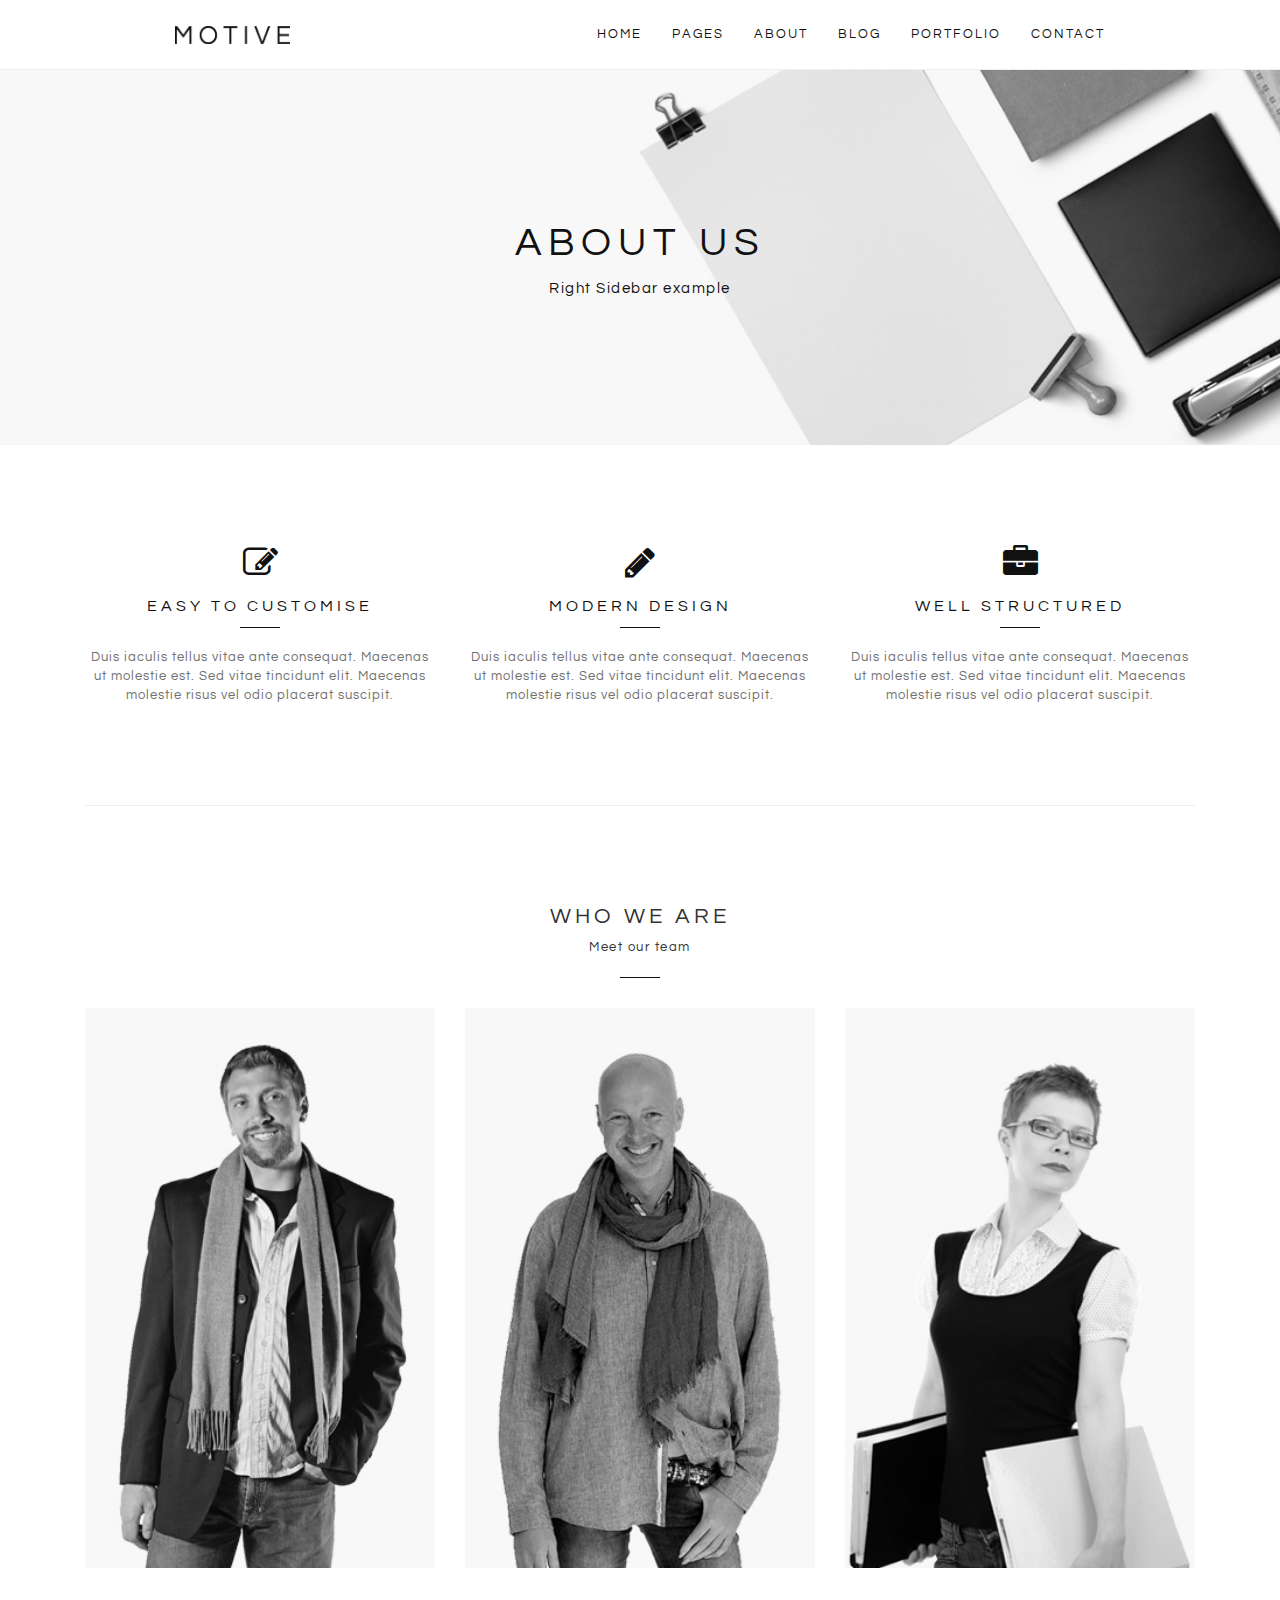
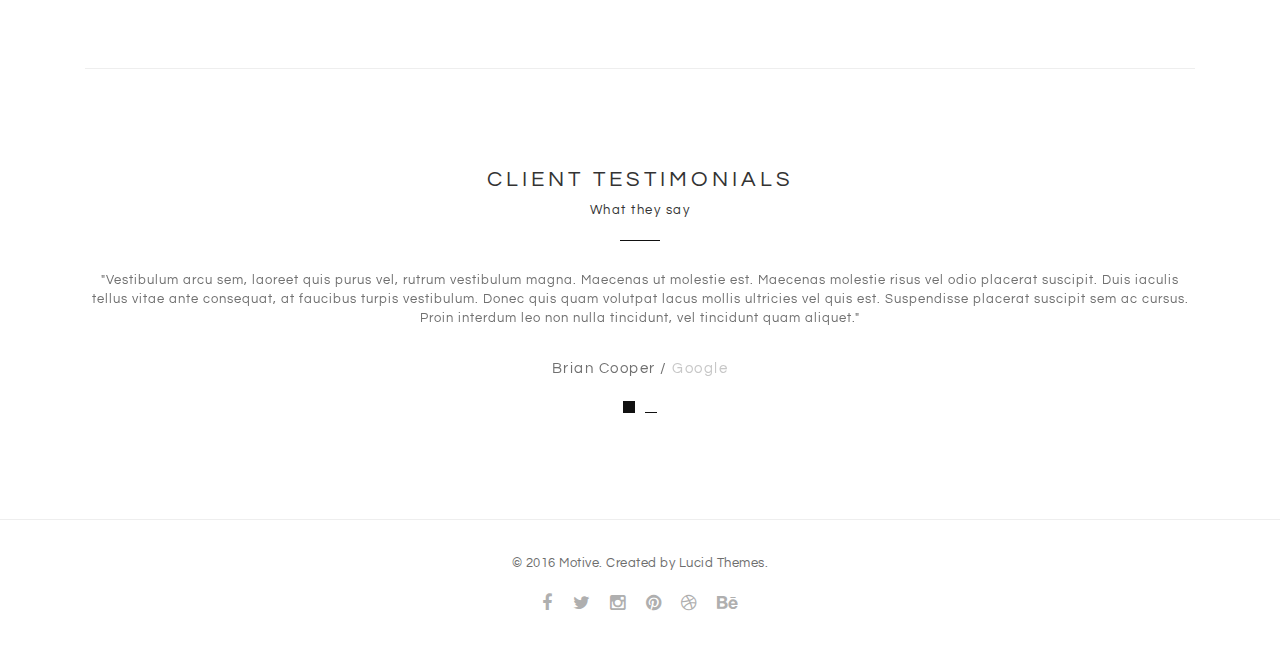
<file: about.html>
<!DOCTYPE html>
<html lang="en">
<head>

<!-- page title -->
<title>Motive - About us</title>

<!-- theme css --> 
<link href="assets/css/structure.css" rel="stylesheet" type="text/css" />
<link href="assets/css/style.css" rel="stylesheet" type="text/css" />
<link href="assets/css/responsive.css" rel="stylesheet" type="text/css" />
<!-- carousel css -->
<link href="assets/js/lib/owl-carousel/owl.carousel.css" rel="stylesheet">

<!-- author -->
<meta name="author" content="Lucid Themes">
<!-- responsive meta tag -->
<meta name="viewport" content="width=device-width, initial-scale=1.0" />
<meta charset="UTF-8">

<!-- google font used -->
<link href='https://fonts.googleapis.com/css?family=Questrial' rel='stylesheet' type='text/css'>

</head>


<body>

<!-- header -->
<header>
	
	<div class="header-main header-wide">
		<div class="container clearfix">
		
			<div class="medium-header-container">
				<!-- Site logo -->
				<a href="index.html" id="site-logo"></a>
				<!-- Mobile burger icon -->
				<div id="mobile-nav-button" class="hidden-desk hidden-tab">
					<div id="mobile-nav-icon">
						<span></span>
						<span></span>
						<span></span>
						<span></span>
					</div>
				</div>
			</div>
			
			<!-- header nav menu -->
			<nav id="header-nav">
			
				<ul id="nav-ul" class="menu font-reg clearfix">
				
					<!-- Nav item - single tier drop down -->
					<li class="menu-item menu-item-has-children">
						<a href="index.html">Home<span class="sub-drop-icon fa fa-angle-down"></span></a>
						<ul class="sub-menu sub-menu-first">
							<li><a href="index.html">Slideshow</a></li>
							<li><a href="index-2.html">Banner image</a></li>
						</ul>
					</li>
					
					<!-- Nav item - with two tier drop down -->
					<li class="menu-item menu-item-has-children">
						<a href="">Pages<span class="sub-drop-icon fa fa-angle-down"></span></a>
						<ul class="sub-menu sub-menu-first">
							<li><a href="404.html">404 page</a></li>
							<li class="menu-item menu-item-has-children">
								<a href="sample-page-1.html">Standard page<span class="sub-drop-icon sub-second-drop fa fa-angle-down"></span></a>
								<ul class="sub-menu sub-second-tier">
									<li><a href="sample-page-1.html">Standard page 1</a></li>
									<li><a href="sample-page-2.html">Standard page 2</a></li>
								</ul>
							</li>
						</ul>
					</li>
					
					<!-- Nav item - no drop down -->
					<li class="menu-item"><a href="about.html">About</a></li>
					
					<!-- Nav item - with two tier drop down -->
					<li class="menu-item menu-item-has-children">
						<a href="blog-1.html">Blog<span class="sub-drop-icon fa fa-angle-down"></span></a>
						<ul class="sub-menu sub-menu-first">
							<li><a href="blog-1.html">Right sidebar</a></li>
							<li><a href="blog-2.html">No sidebar</a></li>
							<li><a href="blog-3.html">Grid layout</a></li>
							
							<li class="menu-item menu-item-has-children">
								<a href="single-blog-1.html">Single blog<span class="sub-drop-icon sub-second-drop fa fa-angle-down"></span></a>
								<ul class="sub-menu sub-second-tier">
									<li><a href="single-blog-1.html">Right sidebar</a></li>
									<li><a href="single-blog-2.html">No sidebar</a></li>
								</ul>
							</li>
							
						</ul>
					</li>
					
					<!-- Nav item - single tier drop down -->
					<li class="menu-item menu-item-has-children">
						<a href="portfolio-1.html">Portfolio<span class="sub-drop-icon fa fa-angle-down"></span></a>
						<ul class="sub-menu sub-menu-first">
							<li><a href="portfolio-1.html">Original</a></li>
							<li><a href="portfolio-2.html">Wide layout</a></li>
							<li><a href="single-portfolio.html">Single portfolio</a></li>
						</ul>
					</li>
					
					<!-- Nav item - no drop down -->
					<li class="menu-item"><a href="contact.html">Contact</a></li>
					
				</ul>
			
			</nav>
			
		</div>
	</div>
	
</header>


<div id="main-content">
	
	
	<!-- page head section -->
	<section class="page-header" style="background-image:url('assets/img/page_header_placeholder.jpg');">
		<div class="page-head-inside">
			<div class="container">
				<h1 class="font-reg">About us</h1>
				<p class="font-reg">Right Sidebar example</p>
			</div>
		</div>
	</section>
	
	
	<!-- About items / Services list -->
	<section class="page-section about-page">
		<div class="container">

			<ul class="row about-items">
			
				<!-- Item example 1 -->
				<li class="col-xlarge-4 col-medium-4">
					<div class="about-item font-reg">
						<i class="fa fa-pencil-square-o"></i>
						<h3>Easy to customise</h3>
						<p>Duis iaculis tellus vitae ante consequat. Maecenas ut molestie est. Sed vitae tincidunt elit. Maecenas molestie risus vel odio placerat suscipit.</p>
					</div>
				</li>
				
				<!-- Item example 2 -->
				<li class="col-xlarge-4 col-medium-4">
					<div class="about-item font-reg">
						<i class="fa fa-pencil"></i>
						<h3>Modern design</h3>
						<p>Duis iaculis tellus vitae ante consequat. Maecenas ut molestie est. Sed vitae tincidunt elit. Maecenas molestie risus vel odio placerat suscipit.</p>
					</div>
				</li>
				
				<!-- Item example 3 -->
				<li class="col-xlarge-4 col-medium-4">
					<div class="about-item font-reg">
						<i class="fa fa-briefcase"></i>
						<h3>Well structured</h3>
						<p>Duis iaculis tellus vitae ante consequat. Maecenas ut molestie est. Sed vitae tincidunt elit. Maecenas molestie risus vel odio placerat suscipit.</p>
					</div>
				</li>
				
			</ul>

		</div>
	</section>
	
	
	<!-- Team section -->
	<section class="team-section">
		<div class="container">
		
			<div class="team-section-inner">
				
				<!-- Section title -->
				<div class="section-title font-reg">
					<h2>Who we are</h2>
					<p>Meet our team</p>
				</div>
				
				<ul class="row">
				
					<!-- team member example 1 -->
					<li class="col-xlarge-4 col-medium-4">
						<div class="team-item">
							<!-- team member image -->
							<img src="assets/img/team_placeholder_1.jpg" class="image" alt="" />
							<!-- team item hover -->
							<div class="team-hover">
								<div class="team-hover-content font-reg">
									<h3>George	Taylor</h3>
									<p>CEO & Manager</p>
									<ul class="team-social clearfix">
										<li><a href="#" target="_blank"><i class="fa fa-facebook"></i></a></li>
										<li><a href="#" target="_blank"><i class="fa fa-twitter"></i></a></li>
										<li><a href="#" target="_blank"><i class="fa fa-google-plus"></i></a></li>
										<li><a href="#" target="_blank"><i class="fa fa-pinterest"></i></a></li>
									</ul>
								</div>
							</div>
						</div>
					</li>
					
					<!-- team member example 2 -->
					<li class="col-xlarge-4 col-medium-4">
						<div class="team-item">
							<img src="assets/img/team_placeholder_2.jpg" class="image" alt="" />
							<!-- team item hover -->
							<div class="team-hover">
								<div class="team-hover-content font-reg">
									<h3>Daniel	Young</h3>
									<p>Management</p>
									<ul class="team-social clearfix">
										<li><a href="#" target="_blank"><i class="fa fa-facebook"></i></a></li>
										<li><a href="#" target="_blank"><i class="fa fa-twitter"></i></a></li>
										<li><a href="#" target="_blank"><i class="fa fa-google-plus"></i></a></li>
										<li><a href="#" target="_blank"><i class="fa fa-pinterest"></i></a></li>
									</ul>
								</div>
							</div>
						</div>
					</li>
					
					<!-- team member example 3 -->
					<li class="col-xlarge-4 col-medium-4">
						<div class="team-item">
							<img src="assets/img/team_placeholder_3.jpg" class="image" alt="" />
							<!-- team item hover -->
							<div class="team-hover">
								<div class="team-hover-content font-reg">
									<h3>Charity Case</h3>
									<p>Human Resources</p>
									<ul class="team-social clearfix">
										<li><a href="#" target="_blank"><i class="fa fa-facebook"></i></a></li>
										<li><a href="#" target="_blank"><i class="fa fa-twitter"></i></a></li>
										<li><a href="#" target="_blank"><i class="fa fa-google-plus"></i></a></li>
										<li><a href="#" target="_blank"><i class="fa fa-pinterest"></i></a></li>
									</ul>
								</div>
							</div>
						</div>
					</li>
					
				</ul>
			
			</div>
		
		</div>
	</section>
	
	
	<!-- Testimonial section -->
	<section class="testimonial-section">
		<div class="container">
		
			<div class="testimonial-section-inner">
		
				<!-- Section title -->
				<div class="section-title font-reg">
					<h2>Client testimonials</h2>
					<p>What they say</p>
				</div>
			
				<!-- Testimonial slideshow -->
				<div id="testimonial-slideshow" class="carousel" data-autoplay="true" data-autoplay-speed="5000">
				
					<!-- Testimonial slide example -->
					<div class="testimonial-slide font-reg">
						<p>"Vestibulum arcu sem, laoreet quis purus vel, rutrum vestibulum magna. Maecenas ut molestie est. Maecenas molestie risus vel odio placerat suscipit. Duis iaculis tellus vitae ante consequat, at faucibus turpis vestibulum. Donec quis quam volutpat lacus mollis ultricies vel quis est. Suspendisse placerat suscipit sem ac cursus. Proin interdum leo non nulla tincidunt, vel tincidunt quam aliquet."</p>
						<p>Brian Cooper / <span class="company">Google</span></p>
					</div>
					
					<!-- Testimonial slide example -->
					<div class="testimonial-slide font-reg">
						<p>"Vestibulum arcu sem, laoreet quis purus vel, rutrum vestibulum magna. Maecenas ut molestie est. Maecenas molestie risus vel odio placerat suscipit. Duis iaculis tellus vitae ante consequat, at faucibus turpis vestibulum. Donec quis quam volutpat lacus mollis ultricies vel quis est. Suspendisse placerat suscipit sem ac cursus. Proin interdum leo non nulla tincidunt, vel tincidunt quam aliquet."</p>
						<p>Brian Cooper / <span class="company">Google</span></p>
					</div>
				
				</div>
				
			</div>
		
		</div>
	</section>
	
</div>


<!-- footer -->
<footer>

	<div class="footer-main">
		<div class="container clearfix">
		
			<!-- copyright text -->
			<p class="font-reg">© 2016 Motive. <a href="http://www.lucid-themes.com" target="_blank">Created by Lucid Themes.</a></p>
			
			<!-- footer social icons -->
			<ul class="footer-social">
				<li><a href="https://www.facebook.com/LucidThemes" target="_blank"><i class="fa fa-facebook"></i></a></li>
				<li><a href="https://twitter.com/Lucid_Themes" target="_blank"><i class="fa fa-twitter"></i></a></li>
				<li><a href="https://www.instagram.com/lucid_themes/" target="_blank"><i class="fa fa-instagram"></i></a></li>
				<li><a href="#" target="_blank"><i class="fa fa-pinterest"></i></a></li>
				<li><a href="#" target="_blank"><i class="fa fa-dribbble"></i></a></li>
				<li><a href="#" target="_blank"><i class="fa fa-behance"></i></a></li>
			</ul>
			
			<!-- scroll to top -->
			<div id="scroll-top">
				<span class="fa fa-angle-up"></span>
			</div>
			
		</div>
	</div>

</footer>



<script type="text/javascript" src="http://ajax.googleapis.com/ajax/libs/jquery/2.0.0/jquery.min.js"></script>
<script type="text/javascript" src="assets/js/lib/owl-carousel/owl.carousel.min.js"></script>
<script type="text/javascript" src="assets/js/main.js"></script>

</body>
</html>
</file>
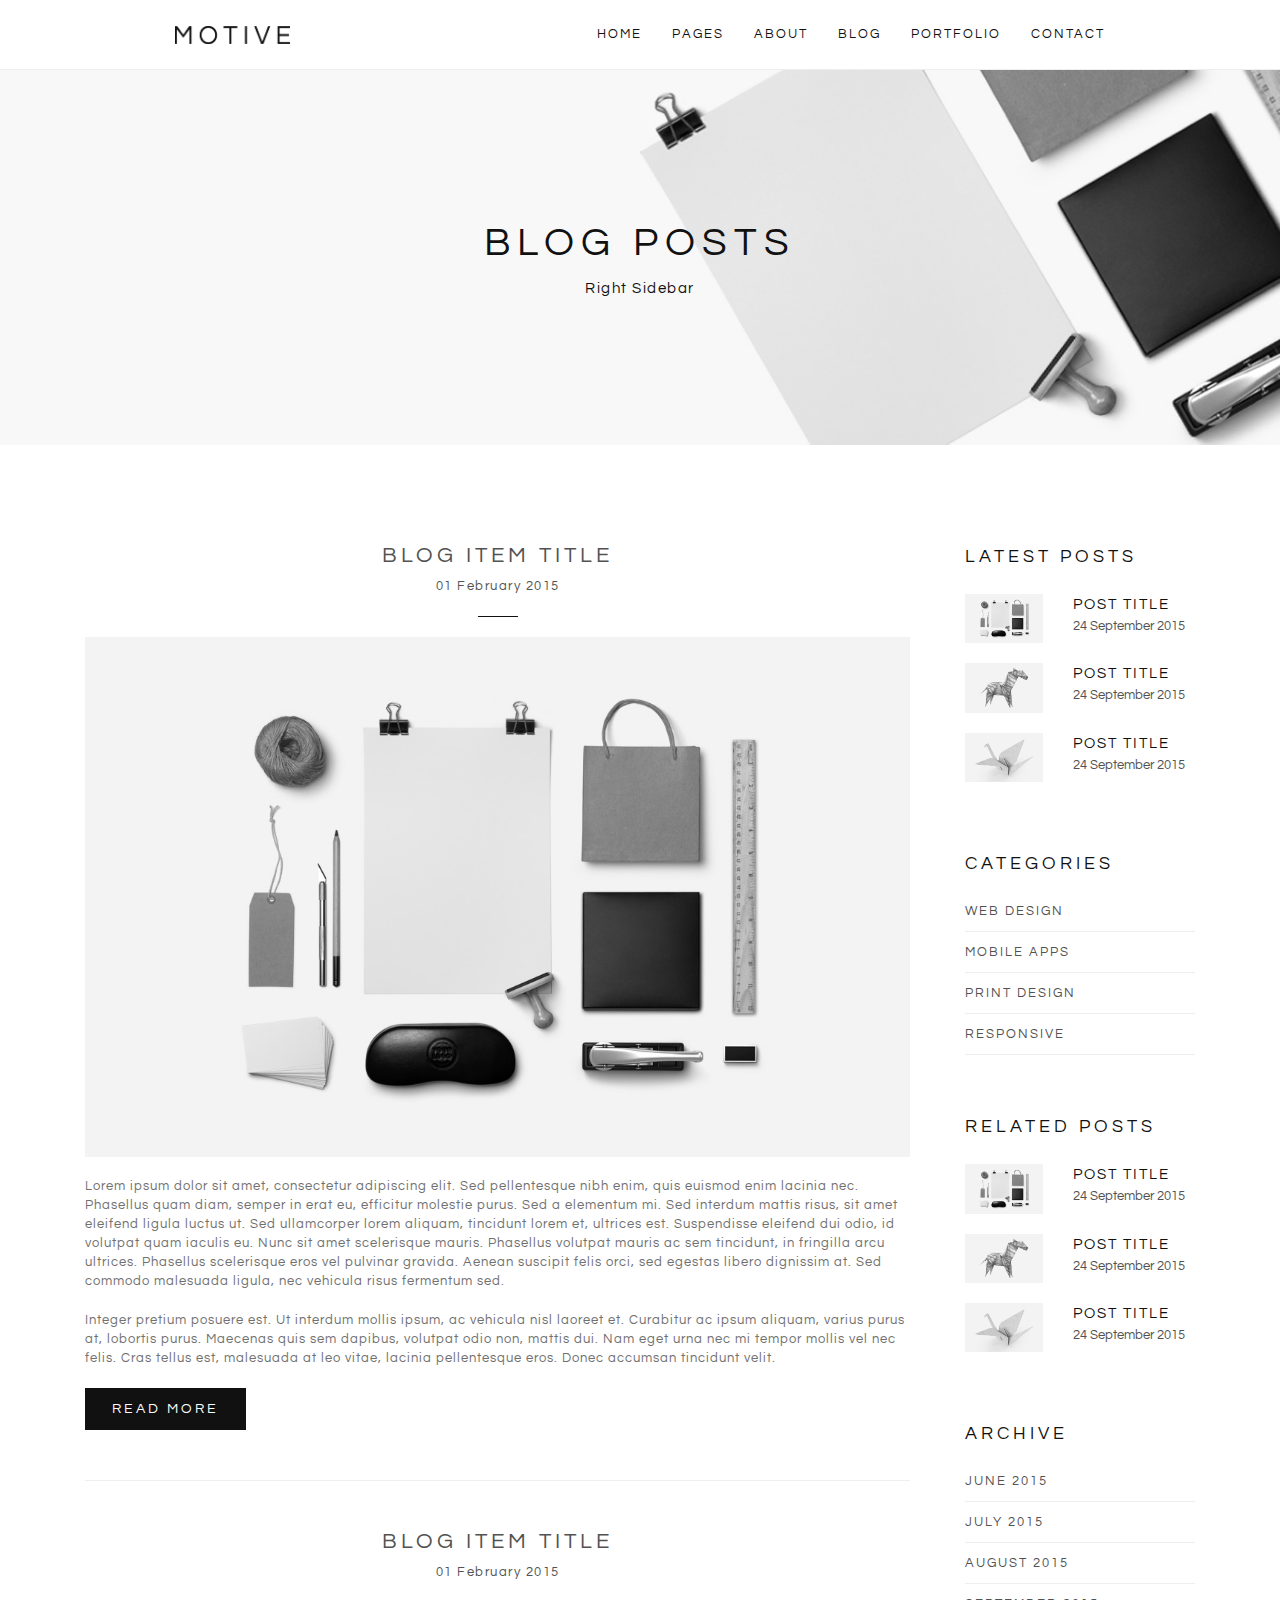
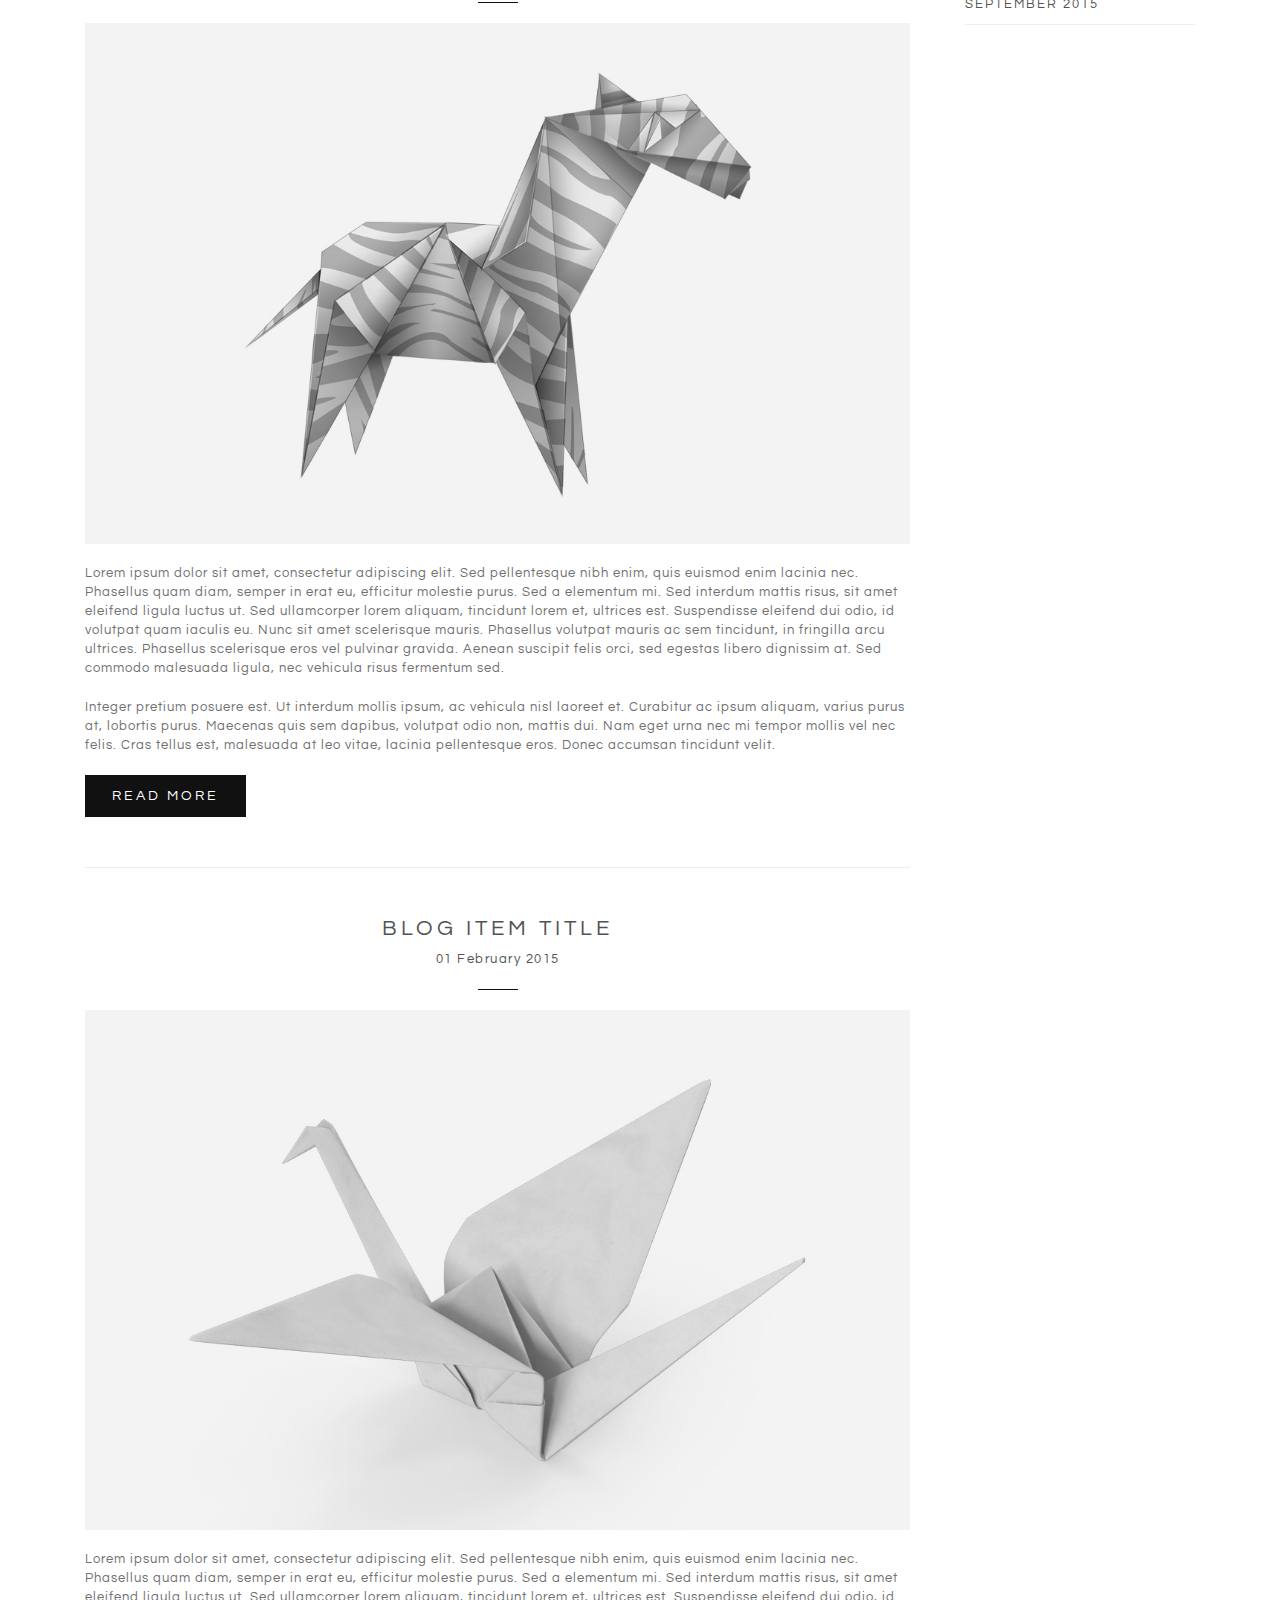
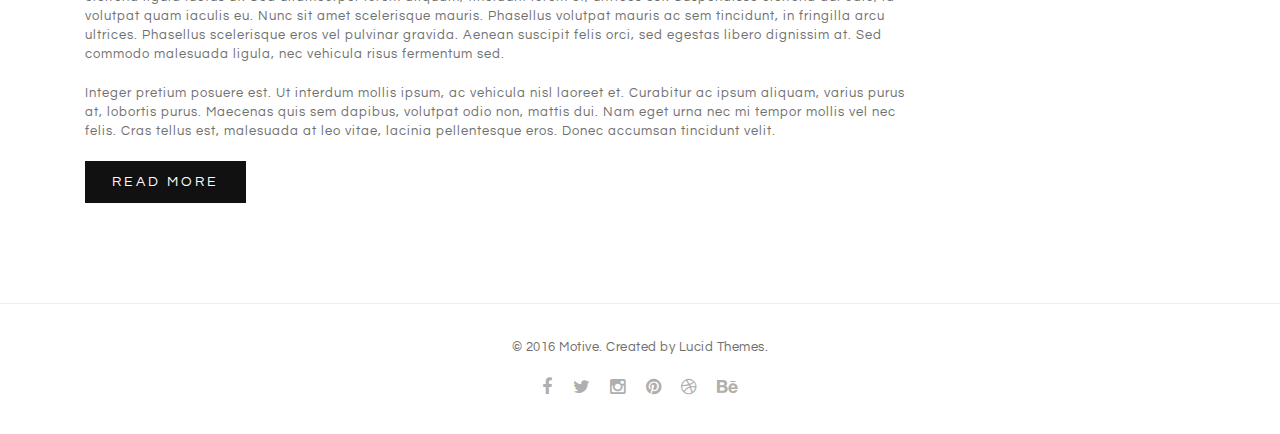
<file: blog-1.html>
<!DOCTYPE html>
<html lang="en">
<head>

<!-- page title -->
<title>Motive - Blog posts page 1</title>

<!-- theme css --> 
<link href="assets/css/structure.css" rel="stylesheet" type="text/css" />
<link href="assets/css/style.css" rel="stylesheet" type="text/css" />
<link href="assets/css/responsive.css" rel="stylesheet" type="text/css" />

<!-- author -->
<meta name="author" content="Lucid Themes">
<!-- responsive meta tag -->
<meta name="viewport" content="width=device-width, initial-scale=1.0" />
<meta charset="UTF-8">

<!-- google font used -->
<link href='https://fonts.googleapis.com/css?family=Questrial' rel='stylesheet' type='text/css'>

</head>


<body>

<!-- header -->
<header>
	
	<div class="header-main header-wide">
		<div class="container clearfix">
		
			<div class="medium-header-container">
				<!-- Site logo -->
				<a href="index.html" id="site-logo"></a>
				<!-- Mobile burger icon -->
				<div id="mobile-nav-button" class="hidden-desk hidden-tab">
					<div id="mobile-nav-icon">
						<span></span>
						<span></span>
						<span></span>
						<span></span>
					</div>
				</div>
			</div>
			
			<!-- header nav menu -->
			<nav id="header-nav">
			
				<ul id="nav-ul" class="menu font-reg clearfix">
				
					<!-- Nav item - single tier drop down -->
					<li class="menu-item menu-item-has-children">
						<a href="index.html">Home<span class="sub-drop-icon fa fa-angle-down"></span></a>
						<ul class="sub-menu sub-menu-first">
							<li><a href="index.html">Slideshow</a></li>
							<li><a href="index-2.html">Banner image</a></li>
						</ul>
					</li>
					
					<!-- Nav item - with two tier drop down -->
					<li class="menu-item menu-item-has-children">
						<a href="">Pages<span class="sub-drop-icon fa fa-angle-down"></span></a>
						<ul class="sub-menu sub-menu-first">
							<li><a href="404.html">404 page</a></li>
							<li class="menu-item menu-item-has-children">
								<a href="sample-page-1.html">Standard page<span class="sub-drop-icon sub-second-drop fa fa-angle-down"></span></a>
								<ul class="sub-menu sub-second-tier">
									<li><a href="sample-page-1.html">Standard page 1</a></li>
									<li><a href="sample-page-2.html">Standard page 2</a></li>
								</ul>
							</li>
						</ul>
					</li>
					
					<!-- Nav item - no drop down -->
					<li class="menu-item"><a href="about.html">About</a></li>
					
					<!-- Nav item - with two tier drop down -->
					<li class="menu-item menu-item-has-children">
						<a href="blog-1.html">Blog<span class="sub-drop-icon fa fa-angle-down"></span></a>
						<ul class="sub-menu sub-menu-first">
							<li><a href="blog-1.html">Right sidebar</a></li>
							<li><a href="blog-2.html">No sidebar</a></li>
							<li><a href="blog-3.html">Grid layout</a></li>
							
							<li class="menu-item menu-item-has-children">
								<a href="single-blog-1.html">Single blog<span class="sub-drop-icon sub-second-drop fa fa-angle-down"></span></a>
								<ul class="sub-menu sub-second-tier">
									<li><a href="single-blog-1.html">Right sidebar</a></li>
									<li><a href="single-blog-2.html">No sidebar</a></li>
								</ul>
							</li>
							
						</ul>
					</li>
					
					<!-- Nav item - single tier drop down -->
					<li class="menu-item menu-item-has-children">
						<a href="portfolio-1.html">Portfolio<span class="sub-drop-icon fa fa-angle-down"></span></a>
						<ul class="sub-menu sub-menu-first">
							<li><a href="portfolio-1.html">Original</a></li>
							<li><a href="portfolio-2.html">Wide layout</a></li>
							<li><a href="single-portfolio.html">Single portfolio</a></li>
						</ul>
					</li>
					
					<!-- Nav item - no drop down -->
					<li class="menu-item"><a href="contact.html">Contact</a></li>
					
				</ul>
			
			</nav>
			
		</div>
	</div>
	
</header>


<div id="main-content">
	

	<!-- page head section -->
	<section class="page-header" style="background-image:url('assets/img/page_header_placeholder.jpg');">
		<div class="page-head-inside">
			<div class="container">
				<h1 class="font-reg">Blog posts</h1>
				<p class="font-reg">Right Sidebar</p>
			</div>
		</div>
	</section>
	
	
	<!-- page content -->
	<div class="page-section blog-list-1">
		<section class="single-blog-main">
			<div class="container">
				
				<div class="row">
				
					<div class="col-xlarge-9 col-medium-8">
					
						<ul>
						
							<!-- blog item example 1 -->
							<li>
								<a href="single-blog-1.html" class="blog-item font-reg">
									<!-- blog item title -->
									<h3>blog item title</h3>
									<!-- blog item date -->
									<p>01 February 2015</p>
									<!-- blog item image -->
									<img src="assets/img/blog_placeholder_1.jpg" alt="" class="image" />
									<!-- blog item preview -->
									<div class="page-content">
										<p>Lorem ipsum dolor sit amet, consectetur adipiscing elit. Sed pellentesque nibh enim, quis euismod enim lacinia nec. Phasellus quam diam, semper in erat eu, efficitur molestie purus. Sed a elementum mi. Sed interdum mattis risus, sit amet eleifend ligula luctus ut. Sed ullamcorper lorem aliquam, tincidunt lorem et, ultrices est. Suspendisse eleifend dui odio, id volutpat quam iaculis eu. Nunc sit amet scelerisque mauris. Phasellus volutpat mauris ac sem tincidunt, in fringilla arcu ultrices. Phasellus scelerisque eros vel pulvinar gravida. Aenean suscipit felis orci, sed egestas libero dignissim at. Sed commodo malesuada ligula, nec vehicula risus fermentum sed.</p>
										<p>Integer pretium posuere est. Ut interdum mollis ipsum, ac vehicula nisl laoreet et. Curabitur ac ipsum aliquam, varius purus at, lobortis purus. Maecenas quis sem dapibus, volutpat odio non, mattis dui. Nam eget urna nec mi tempor mollis vel nec felis. Cras tellus est, malesuada at leo vitae, lacinia pellentesque eros. Donec accumsan tincidunt velit.</p>
									</div>	
									<span class="primary-button font-reg hov-bk">Read more</span>
								</a>
							</li>
							
							<!-- blog item example 2 -->
							<li>
								<a href="single-blog-1.html" class="blog-item font-reg">
									<!-- blog item title -->
									<h3>blog item title</h3>
									<!-- blog item date -->
									<p>01 February 2015</p>
									<!-- blog item image -->
									<img src="assets/img/blog_placeholder_2.jpg" alt="" class="image" />
									<!-- blog item preview -->
									<div class="page-content">
										<p>Lorem ipsum dolor sit amet, consectetur adipiscing elit. Sed pellentesque nibh enim, quis euismod enim lacinia nec. Phasellus quam diam, semper in erat eu, efficitur molestie purus. Sed a elementum mi. Sed interdum mattis risus, sit amet eleifend ligula luctus ut. Sed ullamcorper lorem aliquam, tincidunt lorem et, ultrices est. Suspendisse eleifend dui odio, id volutpat quam iaculis eu. Nunc sit amet scelerisque mauris. Phasellus volutpat mauris ac sem tincidunt, in fringilla arcu ultrices. Phasellus scelerisque eros vel pulvinar gravida. Aenean suscipit felis orci, sed egestas libero dignissim at. Sed commodo malesuada ligula, nec vehicula risus fermentum sed.</p>
										<p>Integer pretium posuere est. Ut interdum mollis ipsum, ac vehicula nisl laoreet et. Curabitur ac ipsum aliquam, varius purus at, lobortis purus. Maecenas quis sem dapibus, volutpat odio non, mattis dui. Nam eget urna nec mi tempor mollis vel nec felis. Cras tellus est, malesuada at leo vitae, lacinia pellentesque eros. Donec accumsan tincidunt velit.</p>
									</div>	
									<span class="primary-button font-reg hov-bk">Read more</span>
								</a>
							</li>
							
							<!-- blog item example 3 -->
							<li>
								<a href="single-blog-1.html" class="blog-item font-reg">
									<!-- blog item title -->
									<h3>blog item title</h3>
									<!-- blog item date -->
									<p>01 February 2015</p>
									<!-- blog item image -->
									<img src="assets/img/blog_placeholder_3.jpg" alt="" class="image" />
									<!-- blog item preview -->
									<div class="page-content">
										<p>Lorem ipsum dolor sit amet, consectetur adipiscing elit. Sed pellentesque nibh enim, quis euismod enim lacinia nec. Phasellus quam diam, semper in erat eu, efficitur molestie purus. Sed a elementum mi. Sed interdum mattis risus, sit amet eleifend ligula luctus ut. Sed ullamcorper lorem aliquam, tincidunt lorem et, ultrices est. Suspendisse eleifend dui odio, id volutpat quam iaculis eu. Nunc sit amet scelerisque mauris. Phasellus volutpat mauris ac sem tincidunt, in fringilla arcu ultrices. Phasellus scelerisque eros vel pulvinar gravida. Aenean suscipit felis orci, sed egestas libero dignissim at. Sed commodo malesuada ligula, nec vehicula risus fermentum sed.</p>
										<p>Integer pretium posuere est. Ut interdum mollis ipsum, ac vehicula nisl laoreet et. Curabitur ac ipsum aliquam, varius purus at, lobortis purus. Maecenas quis sem dapibus, volutpat odio non, mattis dui. Nam eget urna nec mi tempor mollis vel nec felis. Cras tellus est, malesuada at leo vitae, lacinia pellentesque eros. Donec accumsan tincidunt velit.</p>
									</div>	
									<span class="primary-button font-reg hov-bk">Read more</span>
								</a>
							</li>
						
						</ul>
					
					</div>
					
					
					<!-- post sidebar -->
					<div class="col-xlarge-3 col-medium-4 post-sidebar right-sidebar">
						
						<!-- posts widget example -->
						<div class="sidebar-widget posts-widget">
							<h3 class="font-reg">Latest Posts</h3>
							<ul>
							
								<li>
									<a href="">
										<div class="row">
											<div class="col-xlarge-5 col-medium-4 col-small-3">
												<img src="assets/img/blog_placeholder_1.jpg" alt="" class="image" />
											</div>
											<div class="col-xlarge-7 col-medium-8 col-small-9">
												<h4 class="font-reg">Post title</h4>
												<p class="font-reg">24 September 2015</p>
											</div>
										</div>
									</a>
								</li>
								
								<li>
									<a href="">
										<div class="row">
											<div class="col-xlarge-5 col-medium-4 col-small-3">
												<img src="assets/img/blog_placeholder_2.jpg" alt="" class="image" />
											</div>
											<div class="col-xlarge-7 col-medium-8 col-small-9">
												<h4 class="font-reg">Post title</h4>
												<p class="font-reg">24 September 2015</p>
											</div>
										</div>
									</a>
								</li>
								
								<li>
									<a href="">
										<div class="row">
											<div class="col-xlarge-5 col-medium-4 col-small-3">
												<img src="assets/img/blog_placeholder_3.jpg" alt="" class="image" />
											</div>
											<div class="col-xlarge-7 col-medium-8 col-small-9">
												<h4 class="font-reg">Post title</h4>
												<p class="font-reg">24 September 2015</p>
											</div>
										</div>
									</a>
								</li>
								
							</ul>
						</div>
						
						<!-- list widget example -->
						<div class="sidebar-widget list-widget">
							<h3 class="font-reg">Categories</h3>
							<ul class="font-reg">
								<li><a href="">Web design</a></li>
								<li><a href="">Mobile Apps</a></li>
								<li><a href="">Print design</a></li>
								<li><a href="">Responsive</a></li>
							</ul>
						</div>
						
						<!-- posts widget example -->
						<div class="sidebar-widget posts-widget">
							<h3 class="font-reg">Related Posts</h3>
							<ul>
							
								<li>
									<a href="">
										<div class="row">
											<div class="col-xlarge-5 col-medium-4 col-small-3">
												<img src="assets/img/blog_placeholder_1.jpg" alt="" class="image" />
											</div>
											<div class="col-xlarge-7 col-medium-8 col-small-9">
												<h4 class="font-reg">Post title</h4>
												<p class="font-reg">24 September 2015</p>
											</div>
										</div>
									</a>
								</li>
								
								<li>
									<a href="">
										<div class="row">
											<div class="col-xlarge-5 col-medium-4 col-small-3">
												<img src="assets/img/blog_placeholder_2.jpg" alt="" class="image" />
											</div>
											<div class="col-xlarge-7 col-medium-8 col-small-9">
												<h4 class="font-reg">Post title</h4>
												<p class="font-reg">24 September 2015</p>
											</div>
										</div>
									</a>
								</li>
								
								<li>
									<a href="">
										<div class="row">
											<div class="col-xlarge-5 col-medium-4 col-small-3">
												<img src="assets/img/blog_placeholder_3.jpg" alt="" class="image" />
											</div>
											<div class="col-xlarge-7 col-medium-8 col-small-9">
												<h4 class="font-reg">Post title</h4>
												<p class="font-reg">24 September 2015</p>
											</div>
										</div>
									</a>
								</li>
								
							</ul>
						</div>
						
						<!-- list widget example -->
						<div class="sidebar-widget list-widget">
							<h3 class="font-reg">Archive</h3>
							<ul class="font-reg">
								<li><a href="">June 2015</a></li>
								<li><a href="">July 2015</a></li>
								<li><a href="">August 2015</a></li>
								<li><a href="">September 2015</a></li>
							</ul>
						</div>			
						
					</div>
				
				</div>
				
			</div>
			
		</section>
	</div>

</div>


<!-- footer -->
<footer>

	<div class="footer-main">
		<div class="container clearfix">
		
			<!-- copyright text -->
			<p class="font-reg">© 2016 Motive. <a href="http://www.lucid-themes.com" target="_blank">Created by Lucid Themes.</a></p>
			
			<!-- footer social icons -->
			<ul class="footer-social">
				<li><a href="https://www.facebook.com/LucidThemes" target="_blank"><i class="fa fa-facebook"></i></a></li>
				<li><a href="https://twitter.com/Lucid_Themes" target="_blank"><i class="fa fa-twitter"></i></a></li>
				<li><a href="https://www.instagram.com/lucid_themes/" target="_blank"><i class="fa fa-instagram"></i></a></li>
				<li><a href="#" target="_blank"><i class="fa fa-pinterest"></i></a></li>
				<li><a href="#" target="_blank"><i class="fa fa-dribbble"></i></a></li>
				<li><a href="#" target="_blank"><i class="fa fa-behance"></i></a></li>
			</ul>
			
			<!-- scroll to top -->
			<div id="scroll-top">
				<span class="fa fa-angle-up"></span>
			</div>
			
		</div>
	</div>

</footer>



<script type="text/javascript" src="http://ajax.googleapis.com/ajax/libs/jquery/2.0.0/jquery.min.js"></script>
<script type="text/javascript" src="assets/js/main.js"></script>

</body>
</html>
</file>
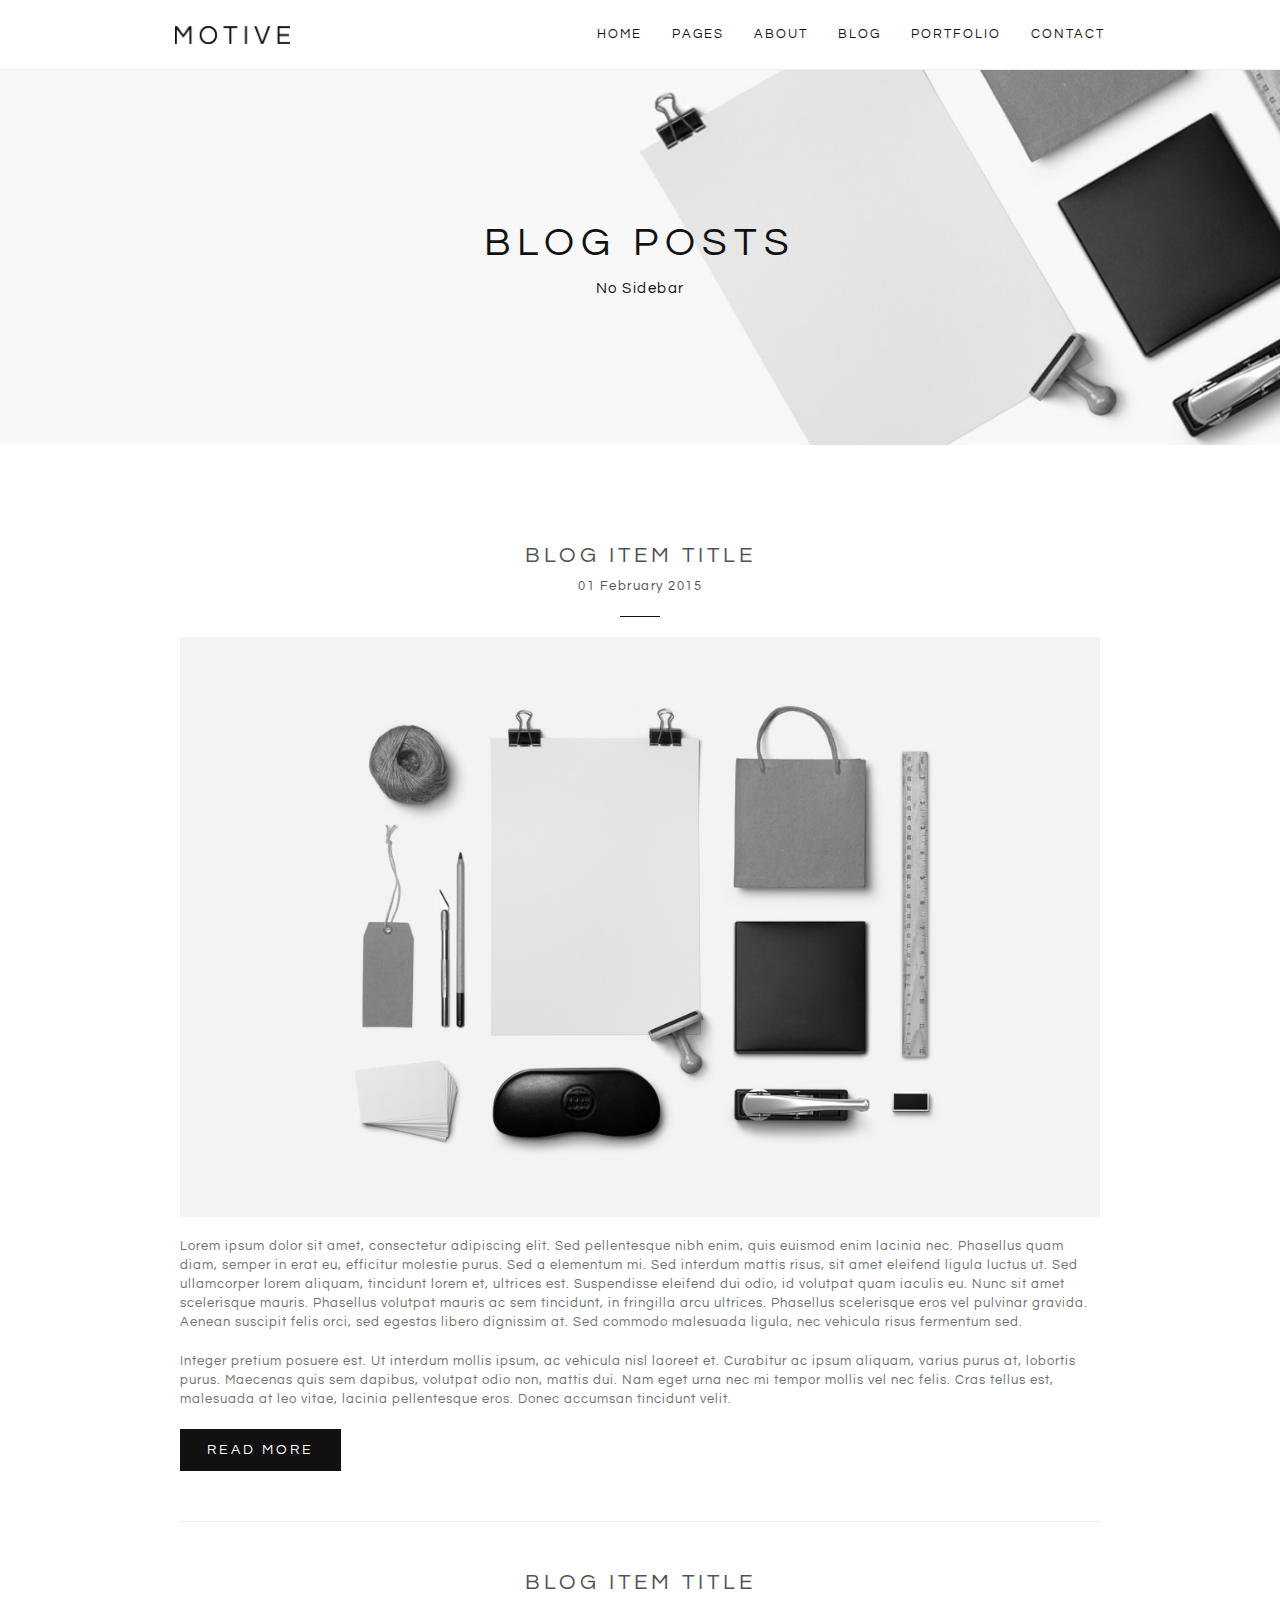
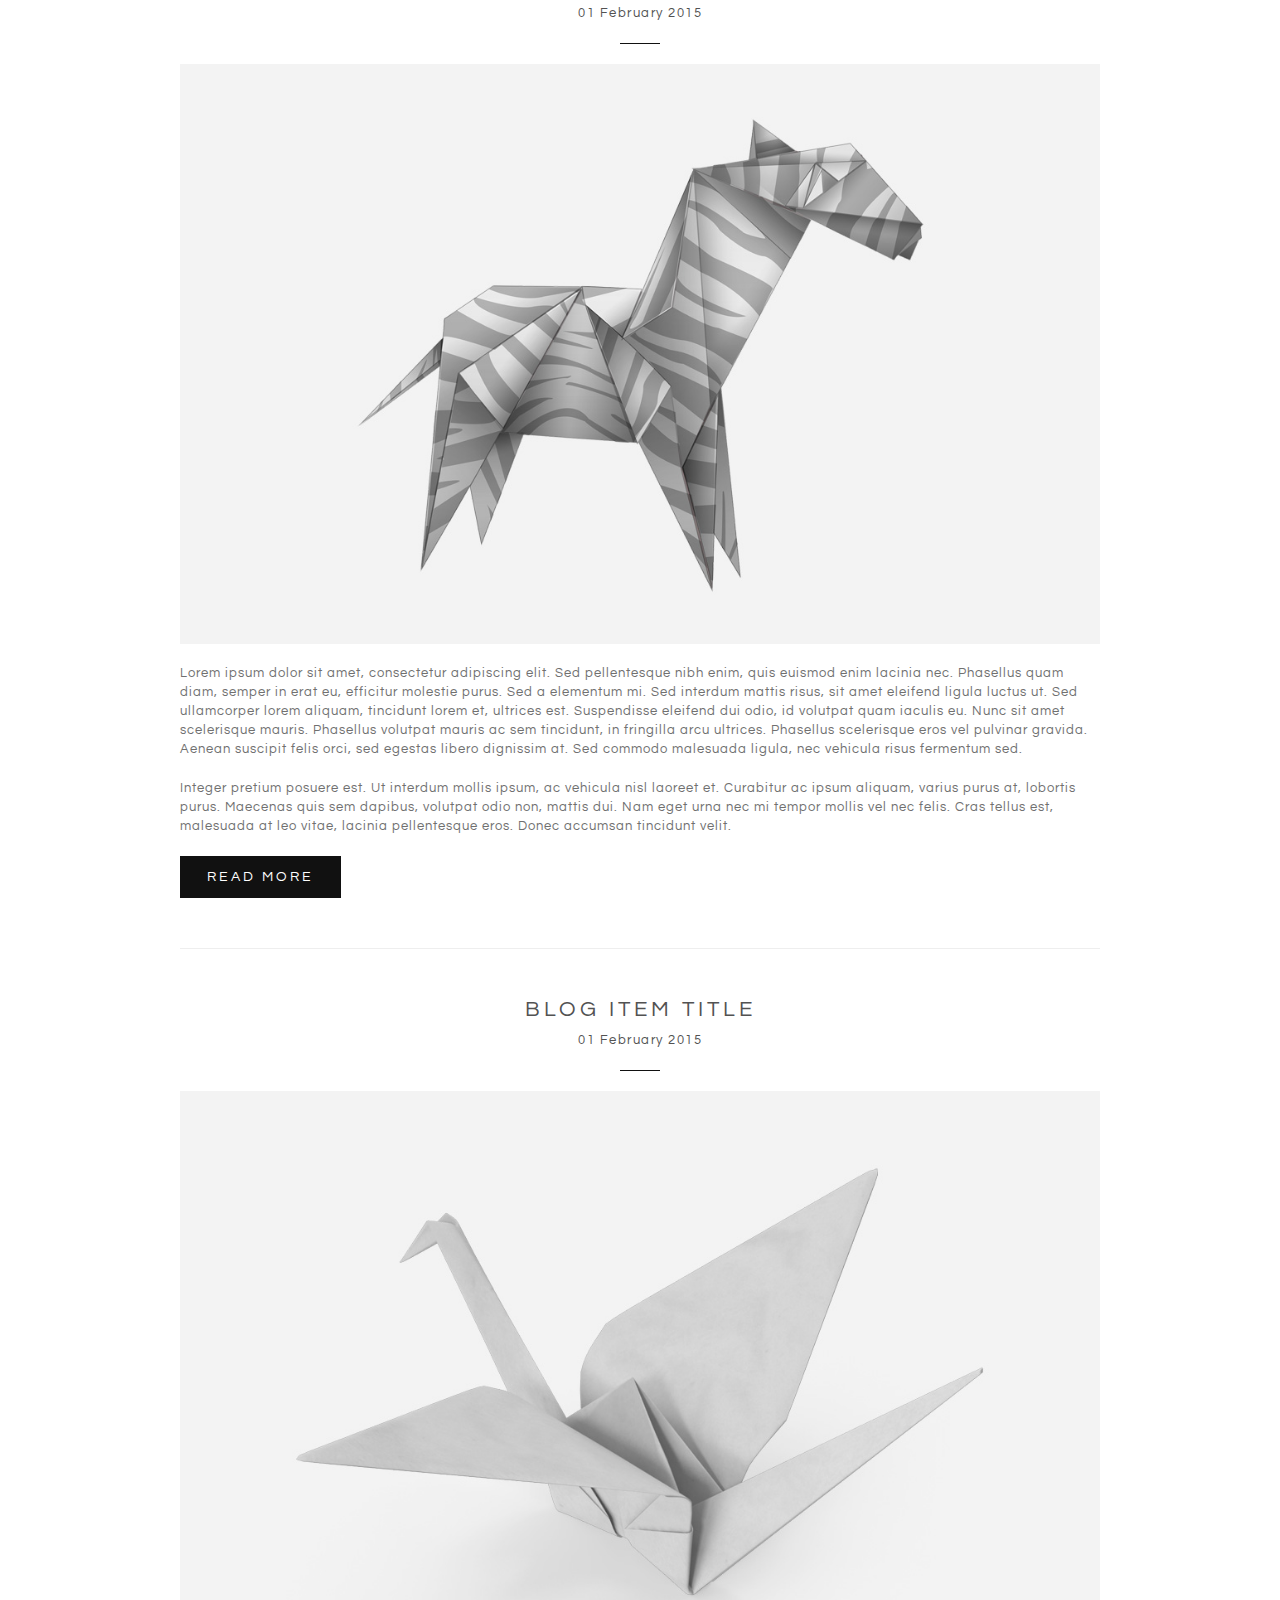
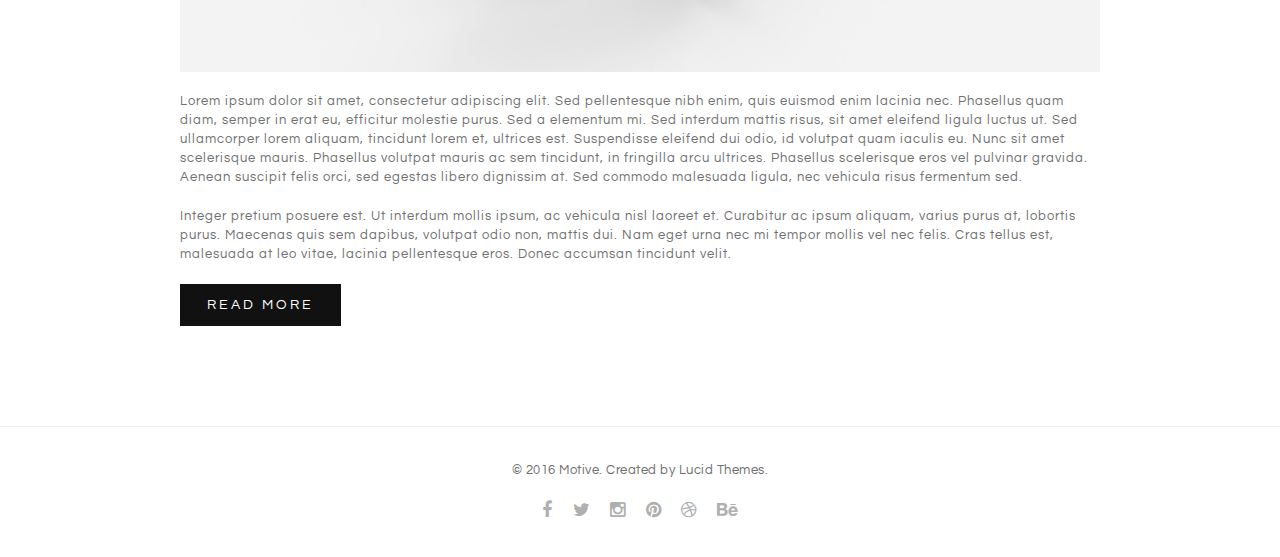
<file: blog-2.html>
<!DOCTYPE html>
<html lang="en">
<head>

<!-- page title -->
<title>Motive - Blog posts page 2</title>

<!-- theme css --> 
<link href="assets/css/structure.css" rel="stylesheet" type="text/css" />
<link href="assets/css/style.css" rel="stylesheet" type="text/css" />
<link href="assets/css/responsive.css" rel="stylesheet" type="text/css" />

<!-- author -->
<meta name="author" content="Lucid Themes">
<!-- responsive meta tag -->
<meta name="viewport" content="width=device-width, initial-scale=1.0" />
<meta charset="UTF-8">

<!-- google font used -->
<link href='https://fonts.googleapis.com/css?family=Questrial' rel='stylesheet' type='text/css'>

</head>


<body>

<!-- header -->
<header>
	
	<div class="header-main header-wide">
		<div class="container clearfix">
		
			<div class="medium-header-container">
				<!-- Site logo -->
				<a href="index.html" id="site-logo"></a>
				<!-- Mobile burger icon -->
				<div id="mobile-nav-button" class="hidden-desk hidden-tab">
					<div id="mobile-nav-icon">
						<span></span>
						<span></span>
						<span></span>
						<span></span>
					</div>
				</div>
			</div>
			
			<!-- header nav menu -->
			<nav id="header-nav">
			
				<ul id="nav-ul" class="menu font-reg clearfix">
				
					<!-- Nav item - single tier drop down -->
					<li class="menu-item menu-item-has-children">
						<a href="index.html">Home<span class="sub-drop-icon fa fa-angle-down"></span></a>
						<ul class="sub-menu sub-menu-first">
							<li><a href="index.html">Slideshow</a></li>
							<li><a href="index-2.html">Banner image</a></li>
						</ul>
					</li>
					
					<!-- Nav item - with two tier drop down -->
					<li class="menu-item menu-item-has-children">
						<a href="">Pages<span class="sub-drop-icon fa fa-angle-down"></span></a>
						<ul class="sub-menu sub-menu-first">
							<li><a href="404.html">404 page</a></li>
							<li class="menu-item menu-item-has-children">
								<a href="sample-page-1.html">Standard page<span class="sub-drop-icon sub-second-drop fa fa-angle-down"></span></a>
								<ul class="sub-menu sub-second-tier">
									<li><a href="sample-page-1.html">Standard page 1</a></li>
									<li><a href="sample-page-2.html">Standard page 2</a></li>
								</ul>
							</li>
						</ul>
					</li>
					
					<!-- Nav item - no drop down -->
					<li class="menu-item"><a href="about.html">About</a></li>
					
					<!-- Nav item - with two tier drop down -->
					<li class="menu-item menu-item-has-children">
						<a href="blog-1.html">Blog<span class="sub-drop-icon fa fa-angle-down"></span></a>
						<ul class="sub-menu sub-menu-first">
							<li><a href="blog-1.html">Right sidebar</a></li>
							<li><a href="blog-2.html">No sidebar</a></li>
							<li><a href="blog-3.html">Grid layout</a></li>
							
							<li class="menu-item menu-item-has-children">
								<a href="single-blog-1.html">Single blog<span class="sub-drop-icon sub-second-drop fa fa-angle-down"></span></a>
								<ul class="sub-menu sub-second-tier">
									<li><a href="single-blog-1.html">Right sidebar</a></li>
									<li><a href="single-blog-2.html">No sidebar</a></li>
								</ul>
							</li>
							
						</ul>
					</li>
					
					<!-- Nav item - single tier drop down -->
					<li class="menu-item menu-item-has-children">
						<a href="portfolio-1.html">Portfolio<span class="sub-drop-icon fa fa-angle-down"></span></a>
						<ul class="sub-menu sub-menu-first">
							<li><a href="portfolio-1.html">Original</a></li>
							<li><a href="portfolio-2.html">Wide layout</a></li>
							<li><a href="single-portfolio.html">Single portfolio</a></li>
						</ul>
					</li>
					
					<!-- Nav item - no drop down -->
					<li class="menu-item"><a href="contact.html">Contact</a></li>
					
				</ul>
			
			</nav>
			
		</div>
	</div>
	
</header>


<div id="main-content">
	

	<!-- page head section -->
	<section class="page-header" style="background-image:url('assets/img/page_header_placeholder.jpg');">
		<div class="page-head-inside">
			<div class="container">
				<h1 class="font-reg">Blog posts</h1>
				<p class="font-reg">No Sidebar</p>
			</div>
		</div>
	</section>
	
	
	<!-- page content -->
	<div class="page-section blog-list-2">
		<section class="single-blog-main">
			<div class="container">
				
				<div class="row">
				
					<!-- page col space left -->
					<div class="col-xlarge-1"></div>
				
					<div class="col-xlarge-10">
					
						<ul>
						
							<!-- blog item example 1 -->
							<li>
								<a href="single-blog-1.html" class="blog-item font-reg">
									<!-- blog item title -->
									<h3>blog item title</h3>
									<!-- blog item date -->
									<p>01 February 2015</p>
									<!-- blog item image -->
									<img src="assets/img/blog_placeholder_1.jpg" alt="" class="image" />
									<!-- blog item preview -->
									<div class="page-content">
										<p>Lorem ipsum dolor sit amet, consectetur adipiscing elit. Sed pellentesque nibh enim, quis euismod enim lacinia nec. Phasellus quam diam, semper in erat eu, efficitur molestie purus. Sed a elementum mi. Sed interdum mattis risus, sit amet eleifend ligula luctus ut. Sed ullamcorper lorem aliquam, tincidunt lorem et, ultrices est. Suspendisse eleifend dui odio, id volutpat quam iaculis eu. Nunc sit amet scelerisque mauris. Phasellus volutpat mauris ac sem tincidunt, in fringilla arcu ultrices. Phasellus scelerisque eros vel pulvinar gravida. Aenean suscipit felis orci, sed egestas libero dignissim at. Sed commodo malesuada ligula, nec vehicula risus fermentum sed.</p>
										<p>Integer pretium posuere est. Ut interdum mollis ipsum, ac vehicula nisl laoreet et. Curabitur ac ipsum aliquam, varius purus at, lobortis purus. Maecenas quis sem dapibus, volutpat odio non, mattis dui. Nam eget urna nec mi tempor mollis vel nec felis. Cras tellus est, malesuada at leo vitae, lacinia pellentesque eros. Donec accumsan tincidunt velit.</p>
									</div>	
									<span class="primary-button font-reg hov-bk">Read more</span>
								</a>
							</li>
							
							<!-- blog item example 2 -->
							<li>
								<a href="single-blog-1.html" class="blog-item font-reg">
									<!-- blog item title -->
									<h3>blog item title</h3>
									<!-- blog item date -->
									<p>01 February 2015</p>
									<!-- blog item image -->
									<img src="assets/img/blog_placeholder_2.jpg" alt="" class="image" />
									<!-- blog item preview -->
									<div class="page-content">
										<p>Lorem ipsum dolor sit amet, consectetur adipiscing elit. Sed pellentesque nibh enim, quis euismod enim lacinia nec. Phasellus quam diam, semper in erat eu, efficitur molestie purus. Sed a elementum mi. Sed interdum mattis risus, sit amet eleifend ligula luctus ut. Sed ullamcorper lorem aliquam, tincidunt lorem et, ultrices est. Suspendisse eleifend dui odio, id volutpat quam iaculis eu. Nunc sit amet scelerisque mauris. Phasellus volutpat mauris ac sem tincidunt, in fringilla arcu ultrices. Phasellus scelerisque eros vel pulvinar gravida. Aenean suscipit felis orci, sed egestas libero dignissim at. Sed commodo malesuada ligula, nec vehicula risus fermentum sed.</p>
										<p>Integer pretium posuere est. Ut interdum mollis ipsum, ac vehicula nisl laoreet et. Curabitur ac ipsum aliquam, varius purus at, lobortis purus. Maecenas quis sem dapibus, volutpat odio non, mattis dui. Nam eget urna nec mi tempor mollis vel nec felis. Cras tellus est, malesuada at leo vitae, lacinia pellentesque eros. Donec accumsan tincidunt velit.</p>
									</div>	
									<span class="primary-button font-reg hov-bk">Read more</span>
								</a>
							</li>
							
							<!-- blog item example 3 -->
							<li>
								<a href="single-blog-1.html" class="blog-item font-reg">
									<!-- blog item title -->
									<h3>blog item title</h3>
									<!-- blog item date -->
									<p>01 February 2015</p>
									<!-- blog item image -->
									<img src="assets/img/blog_placeholder_3.jpg" alt="" class="image" />
									<!-- blog item preview -->
									<div class="page-content">
										<p>Lorem ipsum dolor sit amet, consectetur adipiscing elit. Sed pellentesque nibh enim, quis euismod enim lacinia nec. Phasellus quam diam, semper in erat eu, efficitur molestie purus. Sed a elementum mi. Sed interdum mattis risus, sit amet eleifend ligula luctus ut. Sed ullamcorper lorem aliquam, tincidunt lorem et, ultrices est. Suspendisse eleifend dui odio, id volutpat quam iaculis eu. Nunc sit amet scelerisque mauris. Phasellus volutpat mauris ac sem tincidunt, in fringilla arcu ultrices. Phasellus scelerisque eros vel pulvinar gravida. Aenean suscipit felis orci, sed egestas libero dignissim at. Sed commodo malesuada ligula, nec vehicula risus fermentum sed.</p>
										<p>Integer pretium posuere est. Ut interdum mollis ipsum, ac vehicula nisl laoreet et. Curabitur ac ipsum aliquam, varius purus at, lobortis purus. Maecenas quis sem dapibus, volutpat odio non, mattis dui. Nam eget urna nec mi tempor mollis vel nec felis. Cras tellus est, malesuada at leo vitae, lacinia pellentesque eros. Donec accumsan tincidunt velit.</p>
									</div>	
									<span class="primary-button font-reg hov-bk">Read more</span>
								</a>
							</li>
						
						</ul>
					
					</div>
					
					<!-- page col space right -->
					<div class="col-xlarge-1"></div>

				</div>
				
			</div>
			
		</section>
	</div>

</div>


<!-- footer -->
<footer>

	<div class="footer-main">
		<div class="container clearfix">
		
			<!-- copyright text -->
			<p class="font-reg">© 2016 Motive. <a href="http://www.lucid-themes.com" target="_blank">Created by Lucid Themes.</a></p>
			
			<!-- footer social icons -->
			<ul class="footer-social">
				<li><a href="https://www.facebook.com/LucidThemes" target="_blank"><i class="fa fa-facebook"></i></a></li>
				<li><a href="https://twitter.com/Lucid_Themes" target="_blank"><i class="fa fa-twitter"></i></a></li>
				<li><a href="https://www.instagram.com/lucid_themes/" target="_blank"><i class="fa fa-instagram"></i></a></li>
				<li><a href="#" target="_blank"><i class="fa fa-pinterest"></i></a></li>
				<li><a href="#" target="_blank"><i class="fa fa-dribbble"></i></a></li>
				<li><a href="#" target="_blank"><i class="fa fa-behance"></i></a></li>
			</ul>
			
			<!-- scroll to top -->
			<div id="scroll-top">
				<span class="fa fa-angle-up"></span>
			</div>
			
		</div>
	</div>

</footer>



<script type="text/javascript" src="http://ajax.googleapis.com/ajax/libs/jquery/2.0.0/jquery.min.js"></script>
<script type="text/javascript" src="assets/js/main.js"></script>

</body>
</html>
</file>
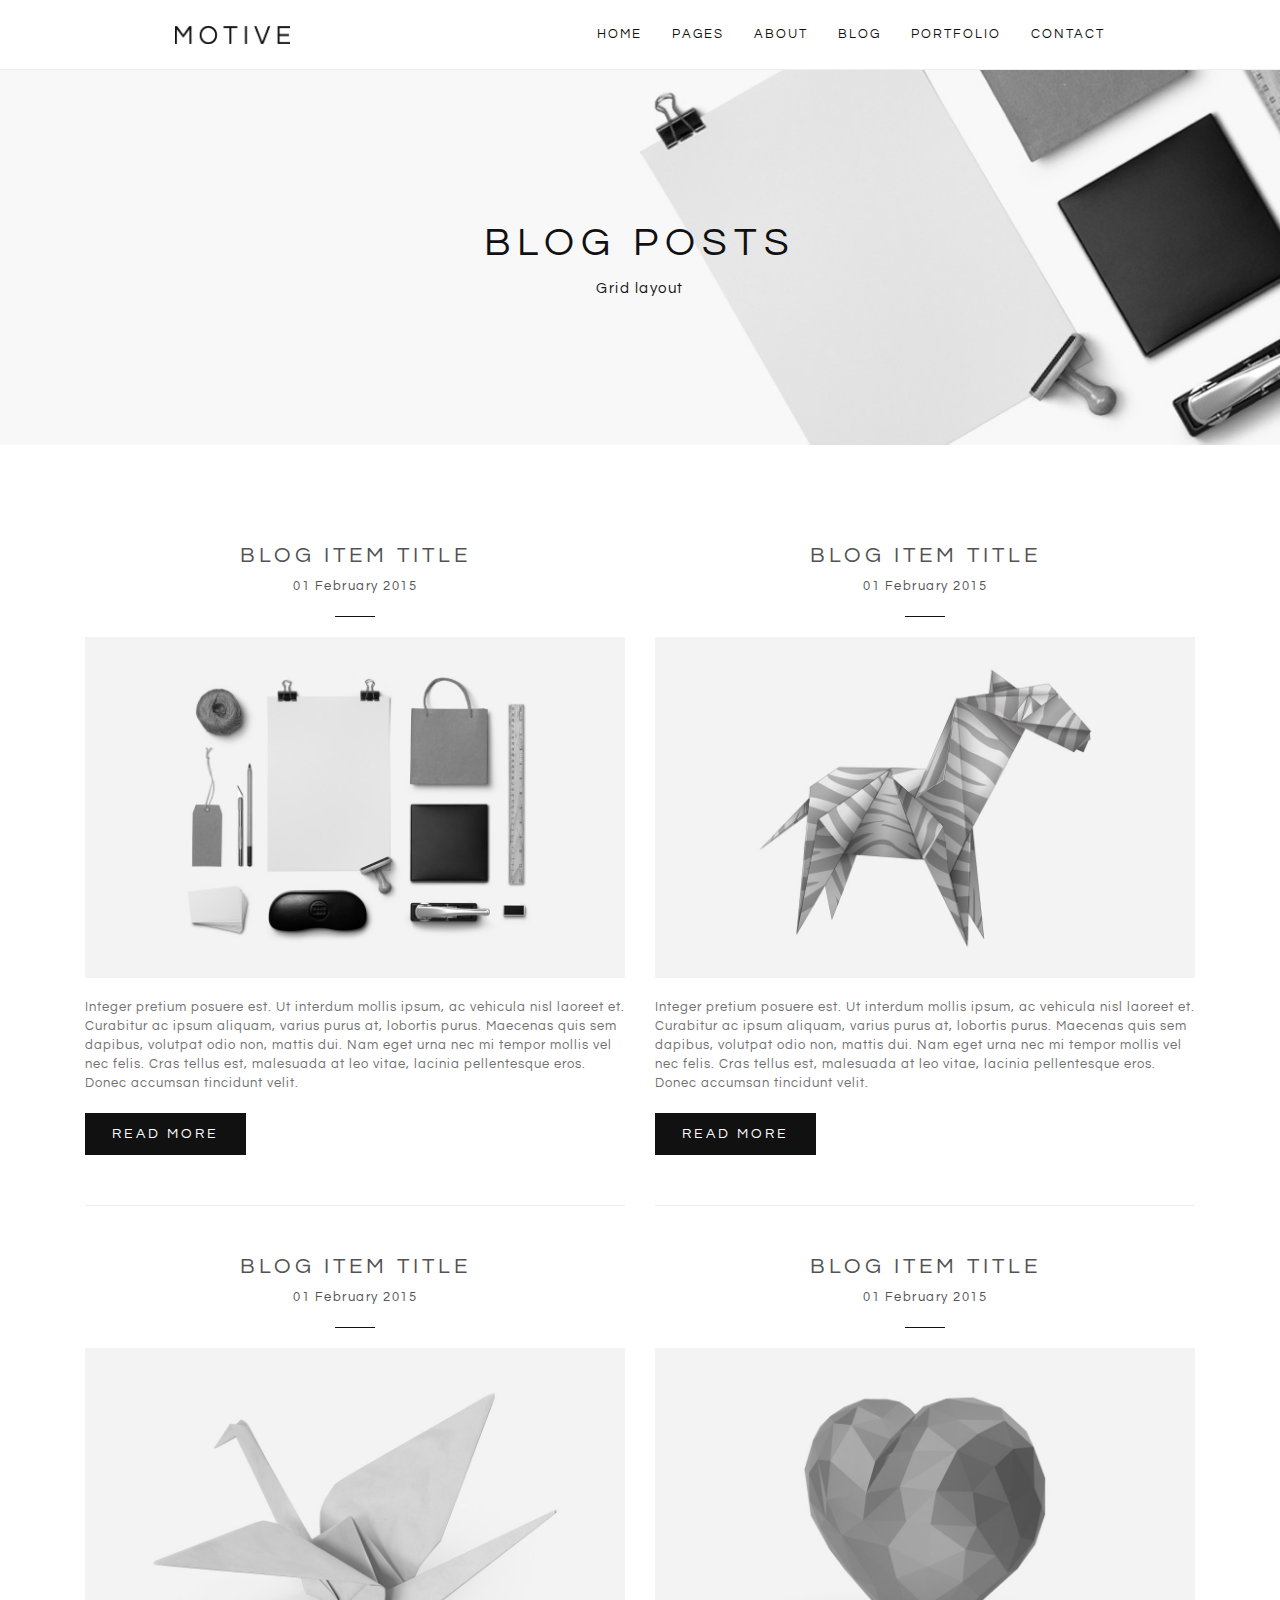
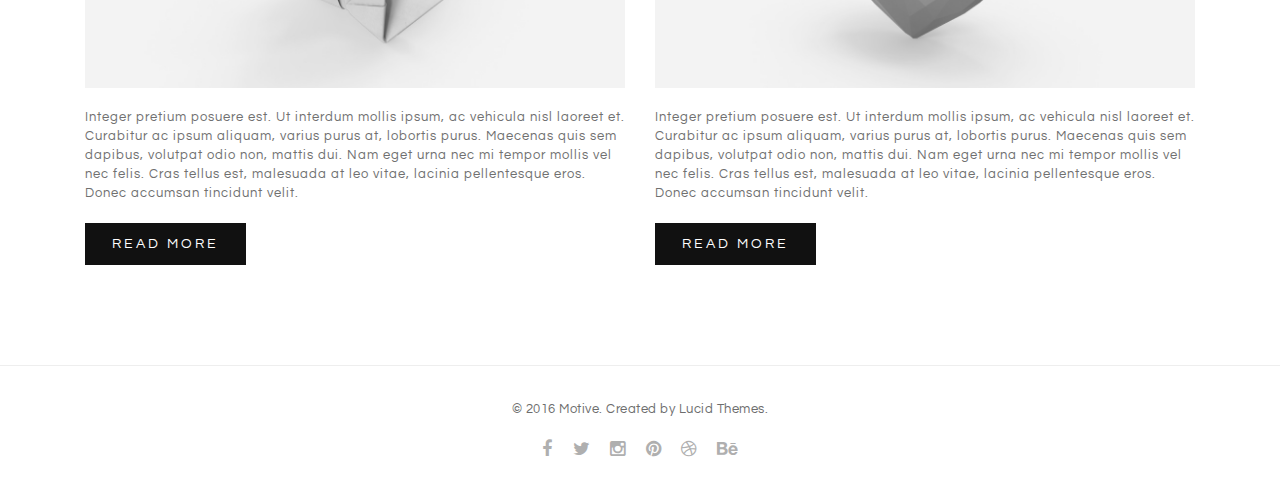
<file: blog-3.html>
<!DOCTYPE html>
<html lang="en">
<head>

<!-- page title -->
<title>Motive - Blog posts page 3</title>

<!-- theme css --> 
<link href="assets/css/structure.css" rel="stylesheet" type="text/css" />
<link href="assets/css/style.css" rel="stylesheet" type="text/css" />
<link href="assets/css/responsive.css" rel="stylesheet" type="text/css" />

<!-- author -->
<meta name="author" content="Lucid Themes">
<!-- responsive meta tag -->
<meta name="viewport" content="width=device-width, initial-scale=1.0" />
<meta charset="UTF-8">

<!-- google font used -->
<link href='https://fonts.googleapis.com/css?family=Questrial' rel='stylesheet' type='text/css'>

</head>


<body>

<!-- header -->
<header>
	
	<div class="header-main header-wide">
		<div class="container clearfix">
		
			<div class="medium-header-container">
				<!-- Site logo -->
				<a href="index.html" id="site-logo"></a>
				<!-- Mobile burger icon -->
				<div id="mobile-nav-button" class="hidden-desk hidden-tab">
					<div id="mobile-nav-icon">
						<span></span>
						<span></span>
						<span></span>
						<span></span>
					</div>
				</div>
			</div>
			
			<!-- header nav menu -->
			<nav id="header-nav">
			
				<ul id="nav-ul" class="menu font-reg clearfix">
				
					<!-- Nav item - single tier drop down -->
					<li class="menu-item menu-item-has-children">
						<a href="index.html">Home<span class="sub-drop-icon fa fa-angle-down"></span></a>
						<ul class="sub-menu sub-menu-first">
							<li><a href="index.html">Slideshow</a></li>
							<li><a href="index-2.html">Banner image</a></li>
						</ul>
					</li>
					
					<!-- Nav item - with two tier drop down -->
					<li class="menu-item menu-item-has-children">
						<a href="">Pages<span class="sub-drop-icon fa fa-angle-down"></span></a>
						<ul class="sub-menu sub-menu-first">
							<li><a href="404.html">404 page</a></li>
							<li class="menu-item menu-item-has-children">
								<a href="sample-page-1.html">Standard page<span class="sub-drop-icon sub-second-drop fa fa-angle-down"></span></a>
								<ul class="sub-menu sub-second-tier">
									<li><a href="sample-page-1.html">Standard page 1</a></li>
									<li><a href="sample-page-2.html">Standard page 2</a></li>
								</ul>
							</li>
						</ul>
					</li>
					
					<!-- Nav item - no drop down -->
					<li class="menu-item"><a href="about.html">About</a></li>
					
					<!-- Nav item - with two tier drop down -->
					<li class="menu-item menu-item-has-children">
						<a href="blog-1.html">Blog<span class="sub-drop-icon fa fa-angle-down"></span></a>
						<ul class="sub-menu sub-menu-first">
							<li><a href="blog-1.html">Right sidebar</a></li>
							<li><a href="blog-2.html">No sidebar</a></li>
							<li><a href="blog-3.html">Grid layout</a></li>
							
							<li class="menu-item menu-item-has-children">
								<a href="single-blog-1.html">Single blog<span class="sub-drop-icon sub-second-drop fa fa-angle-down"></span></a>
								<ul class="sub-menu sub-second-tier">
									<li><a href="single-blog-1.html">Right sidebar</a></li>
									<li><a href="single-blog-2.html">No sidebar</a></li>
								</ul>
							</li>
							
						</ul>
					</li>
					
					<!-- Nav item - single tier drop down -->
					<li class="menu-item menu-item-has-children">
						<a href="portfolio-1.html">Portfolio<span class="sub-drop-icon fa fa-angle-down"></span></a>
						<ul class="sub-menu sub-menu-first">
							<li><a href="portfolio-1.html">Original</a></li>
							<li><a href="portfolio-2.html">Wide layout</a></li>
							<li><a href="single-portfolio.html">Single portfolio</a></li>
						</ul>
					</li>
					
					<!-- Nav item - no drop down -->
					<li class="menu-item"><a href="contact.html">Contact</a></li>
					
				</ul>
			
			</nav>
			
		</div>
	</div>
	
</header>


<div id="main-content">
	
	
	<!-- page head section -->
	<section class="page-header" style="background-image:url('assets/img/page_header_placeholder.jpg');">
		<div class="page-head-inside">
			<div class="container">
				<h1 class="font-reg">Blog posts</h1>
				<p class="font-reg">Grid layout</p>
			</div>
		</div>
	</section>
	
	
	<!-- page content -->
	<section class="page-section blog-list-3">
		<div class="container">
	
			<ul class="row">
			
				<!-- blog item example 1 -->
				<li class="col-xlarge-6 col-medium-6">
					<a href="single-blog-1.html" class="blog-item font-reg">
						<!-- blog item title -->
						<h3>blog item title</h3>
						<!-- blog item date -->
						<p>01 February 2015</p>
						<!-- blog item image -->
						<img src="assets/img/blog_placeholder_1.jpg" alt="" class="image" />
						<!-- blog item preview -->
						<div class="page-content">
							<p>Integer pretium posuere est. Ut interdum mollis ipsum, ac vehicula nisl laoreet et. Curabitur ac ipsum aliquam, varius purus at, lobortis purus. Maecenas quis sem dapibus, volutpat odio non, mattis dui. Nam eget urna nec mi tempor mollis vel nec felis. Cras tellus est, malesuada at leo vitae, lacinia pellentesque eros. Donec accumsan tincidunt velit.</p>
						</div>	
						<span class="primary-button font-reg hov-bk">Read more</span>
					</a>
				</li>
				
				<!-- blog item example 2 -->
				<li class="col-xlarge-6 col-medium-6">
					<a href="single-blog-1.html" class="blog-item font-reg">
						<!-- blog item title -->
						<h3>blog item title</h3>
						<!-- blog item date -->
						<p>01 February 2015</p>
						<!-- blog item image -->
						<img src="assets/img/blog_placeholder_2.jpg" alt="" class="image" />
						<!-- blog item preview -->
						<div class="page-content">
							<p>Integer pretium posuere est. Ut interdum mollis ipsum, ac vehicula nisl laoreet et. Curabitur ac ipsum aliquam, varius purus at, lobortis purus. Maecenas quis sem dapibus, volutpat odio non, mattis dui. Nam eget urna nec mi tempor mollis vel nec felis. Cras tellus est, malesuada at leo vitae, lacinia pellentesque eros. Donec accumsan tincidunt velit.</p>
						</div>	
						<span class="primary-button font-reg hov-bk">Read more</span>
					</a>
				</li>
				
				<!-- blog item example 3 -->
				<li class="col-xlarge-6 col-medium-6">
					<a href="single-blog-1.html" class="blog-item font-reg">
						<!-- blog item title -->
						<h3>blog item title</h3>
						<!-- blog item date -->
						<p>01 February 2015</p>
						<!-- blog item image -->
						<img src="assets/img/blog_placeholder_3.jpg" alt="" class="image" />
						<!-- blog item preview -->
						<div class="page-content">
							<p>Integer pretium posuere est. Ut interdum mollis ipsum, ac vehicula nisl laoreet et. Curabitur ac ipsum aliquam, varius purus at, lobortis purus. Maecenas quis sem dapibus, volutpat odio non, mattis dui. Nam eget urna nec mi tempor mollis vel nec felis. Cras tellus est, malesuada at leo vitae, lacinia pellentesque eros. Donec accumsan tincidunt velit.</p>
						</div>	
						<span class="primary-button font-reg hov-bk">Read more</span>
					</a>
				</li>
				
				<!-- blog item example 4 -->
				<li class="col-xlarge-6 col-medium-6">
					<a href="single-blog-1.html" class="blog-item font-reg">
						<!-- blog item title -->
						<h3>blog item title</h3>
						<!-- blog item date -->
						<p>01 February 2015</p>
						<!-- blog item image -->
						<img src="assets/img/blog_placeholder_4.jpg" alt="" class="image" />
						<!-- blog item preview -->
						<div class="page-content">
							<p>Integer pretium posuere est. Ut interdum mollis ipsum, ac vehicula nisl laoreet et. Curabitur ac ipsum aliquam, varius purus at, lobortis purus. Maecenas quis sem dapibus, volutpat odio non, mattis dui. Nam eget urna nec mi tempor mollis vel nec felis. Cras tellus est, malesuada at leo vitae, lacinia pellentesque eros. Donec accumsan tincidunt velit.</p>
						</div>	
						<span class="primary-button font-reg hov-bk">Read more</span>
					</a>
				</li>
				
			</ul>

		</div>
	</section>

</div>


<!-- footer -->
<footer>

	<div class="footer-main">
		<div class="container clearfix">
		
			<!-- copyright text -->
			<p class="font-reg">© 2016 Motive. <a href="http://www.lucid-themes.com" target="_blank">Created by Lucid Themes.</a></p>
			
			<!-- footer social icons -->
			<ul class="footer-social">
				<li><a href="https://www.facebook.com/LucidThemes" target="_blank"><i class="fa fa-facebook"></i></a></li>
				<li><a href="https://twitter.com/Lucid_Themes" target="_blank"><i class="fa fa-twitter"></i></a></li>
				<li><a href="https://www.instagram.com/lucid_themes/" target="_blank"><i class="fa fa-instagram"></i></a></li>
				<li><a href="#" target="_blank"><i class="fa fa-pinterest"></i></a></li>
				<li><a href="#" target="_blank"><i class="fa fa-dribbble"></i></a></li>
				<li><a href="#" target="_blank"><i class="fa fa-behance"></i></a></li>
			</ul>
			
			<!-- scroll to top -->
			<div id="scroll-top">
				<span class="fa fa-angle-up"></span>
			</div>
			
		</div>
	</div>

</footer>



<script type="text/javascript" src="http://ajax.googleapis.com/ajax/libs/jquery/2.0.0/jquery.min.js"></script>
<script type="text/javascript" src="assets/js/main.js"></script>

</body>
</html>
</file>
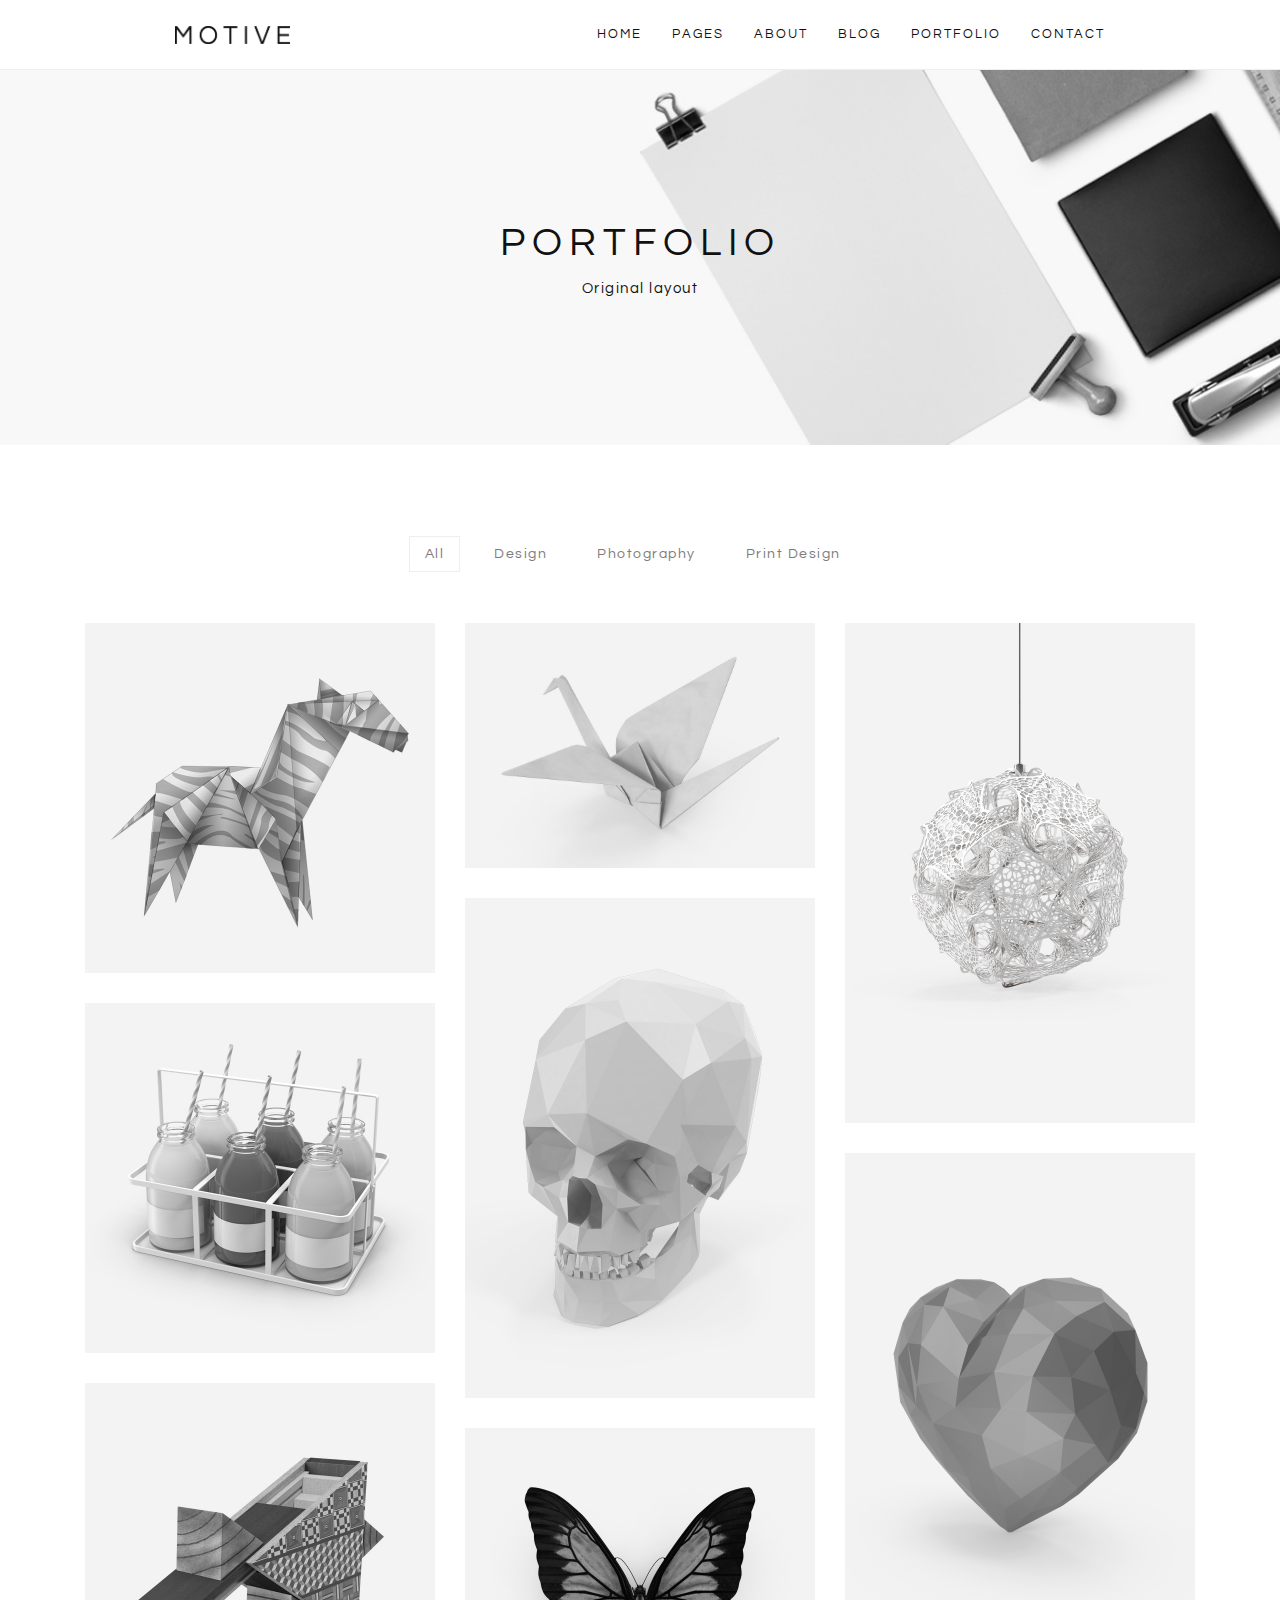
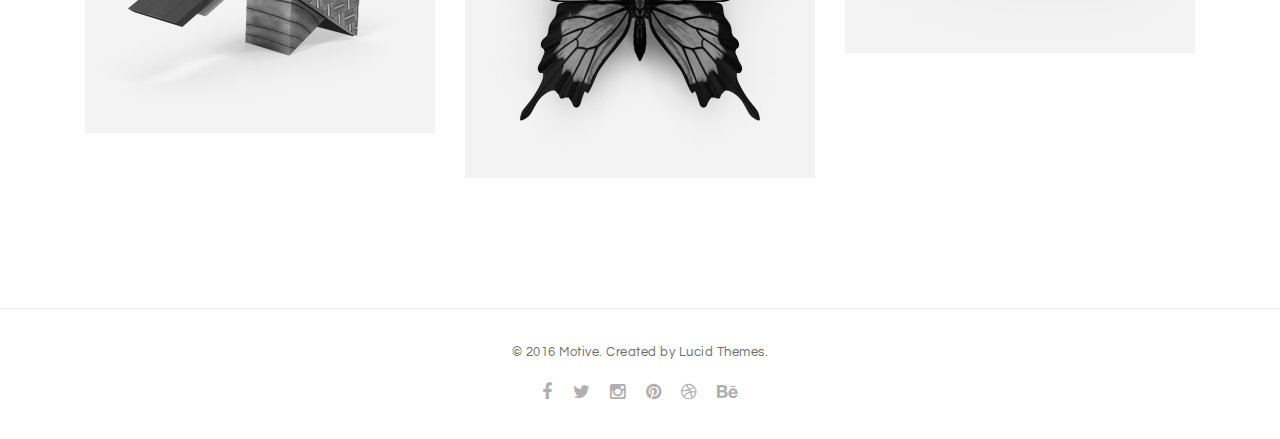
<file: portfolio-1.html>
<!DOCTYPE html>
<html lang="en">
<head>

<!-- page title -->
<title>Motive - Portfolio 1</title>

<!-- theme css --> 
<link href="assets/css/structure.css" rel="stylesheet" type="text/css" />
<link href="assets/css/style.css" rel="stylesheet" type="text/css" />
<link href="assets/css/responsive.css" rel="stylesheet" type="text/css" />

<!-- author -->
<meta name="author" content="Lucid Themes">
<!-- responsive meta tag -->
<meta name="viewport" content="width=device-width, initial-scale=1.0" />
<meta charset="UTF-8">

<!-- google font used -->
<link href='https://fonts.googleapis.com/css?family=Questrial' rel='stylesheet' type='text/css'>

</head>


<body>

<!-- header -->
<header>
	
	<div class="header-main header-wide">
		<div class="container clearfix">
		
			<div class="medium-header-container">
				<!-- Site logo -->
				<a href="index.html" id="site-logo"></a>
				<!-- Mobile burger icon -->
				<div id="mobile-nav-button" class="hidden-desk hidden-tab">
					<div id="mobile-nav-icon">
						<span></span>
						<span></span>
						<span></span>
						<span></span>
					</div>
				</div>
			</div>
			
			<!-- header nav menu -->
			<nav id="header-nav">
			
				<ul id="nav-ul" class="menu font-reg clearfix">
				
					<!-- Nav item - single tier drop down -->
					<li class="menu-item menu-item-has-children">
						<a href="index.html">Home<span class="sub-drop-icon fa fa-angle-down"></span></a>
						<ul class="sub-menu sub-menu-first">
							<li><a href="index.html">Slideshow</a></li>
							<li><a href="index-2.html">Banner image</a></li>
						</ul>
					</li>
					
					<!-- Nav item - with two tier drop down -->
					<li class="menu-item menu-item-has-children">
						<a href="">Pages<span class="sub-drop-icon fa fa-angle-down"></span></a>
						<ul class="sub-menu sub-menu-first">
							<li><a href="404.html">404 page</a></li>
							<li class="menu-item menu-item-has-children">
								<a href="sample-page-1.html">Standard page<span class="sub-drop-icon sub-second-drop fa fa-angle-down"></span></a>
								<ul class="sub-menu sub-second-tier">
									<li><a href="sample-page-1.html">Standard page 1</a></li>
									<li><a href="sample-page-2.html">Standard page 2</a></li>
								</ul>
							</li>
						</ul>
					</li>
					
					<!-- Nav item - no drop down -->
					<li class="menu-item"><a href="about.html">About</a></li>
					
					<!-- Nav item - with two tier drop down -->
					<li class="menu-item menu-item-has-children">
						<a href="blog-1.html">Blog<span class="sub-drop-icon fa fa-angle-down"></span></a>
						<ul class="sub-menu sub-menu-first">
							<li><a href="blog-1.html">Right sidebar</a></li>
							<li><a href="blog-2.html">No sidebar</a></li>
							<li><a href="blog-3.html">Grid layout</a></li>
							
							<li class="menu-item menu-item-has-children">
								<a href="single-blog-1.html">Single blog<span class="sub-drop-icon sub-second-drop fa fa-angle-down"></span></a>
								<ul class="sub-menu sub-second-tier">
									<li><a href="single-blog-1.html">Right sidebar</a></li>
									<li><a href="single-blog-2.html">No sidebar</a></li>
								</ul>
							</li>
							
						</ul>
					</li>
					
					<!-- Nav item - single tier drop down -->
					<li class="menu-item menu-item-has-children">
						<a href="portfolio-1.html">Portfolio<span class="sub-drop-icon fa fa-angle-down"></span></a>
						<ul class="sub-menu sub-menu-first">
							<li><a href="portfolio-1.html">Original</a></li>
							<li><a href="portfolio-2.html">Wide layout</a></li>
							<li><a href="single-portfolio.html">Single portfolio</a></li>
						</ul>
					</li>
					
					<!-- Nav item - no drop down -->
					<li class="menu-item"><a href="contact.html">Contact</a></li>
					
				</ul>
			
			</nav>
			
		</div>
	</div>
	
</header>


<div id="main-content">
	

	<!-- page head section -->
	<section class="page-header" style="background-image:url('assets/img/page_header_placeholder.jpg');">
		<div class="page-head-inside">
			<div class="container">
				<h1 class="font-reg">Portfolio</h1>
				<p class="font-reg">Original layout</p>
			</div>
		</div>
	</section>
	
	
	<!-- Portfolio section -->
	<section class="portfolio-section page-section" id="portfolio">
		
		<div class="container">

			<!-- Portfolio filter -->
			<ul id="portfolio-item-filter" class="font-reg clearfix">
				<li><a href="#" class="active" data-filter="*">All</a></li>
				<li><a href="#" data-filter=".design">Design</a></li>
				<li><a href="#" data-filter=".photography">Photography</a></li>
				<li><a href="#" data-filter=".print-design">Print Design</a></li>
			</ul>

		</div>
		
		<!-- portfolio item list -->
		<ul id="portfolio-items" class="row clearfix boxed-width">
		
			<!-- portfolio item example 1 -->
			<li class="col-xlarge-4 col-medium-4 print-design">
				<a href="single-portfolio.html" class="portfolio-item">
					<img src="assets/img/gallery_placeholder_1.jpg" class="image" alt="" />
					<!-- portfolio item hover -->
					<div class="portfolio-hover">
						<div class="portfolio-hover-content font-reg">
							<h3>Ipsum dolor</h3>
							<p>Print Design</p>
						</div>
					</div>
				</a>
			</li>
			
			<!-- portfolio item example 2 -->
			<li class="col-xlarge-4 col-medium-4 design photography">
				<a href="single-portfolio.html"  class="portfolio-item">
					<img src="assets/img/gallery_placeholder_2.jpg" class="image" alt="" />
					<!-- portfolio item hover -->
					<div class="portfolio-hover">
						<div class="portfolio-hover-content font-reg">
							<h3>Ipsum dolor</h3>
							<p>Photography</p>
						</div>
					</div>
				</a>
			</li>
			
			<!-- portfolio item example 3 -->
			<li class="col-xlarge-4 col-medium-4 photography">
				<a href="single-portfolio.html"  class="portfolio-item">
					<img src="assets/img/gallery_placeholder_3.jpg" class="image" alt="" />
					<!-- portfolio item hover -->
					<div class="portfolio-hover">
						<div class="portfolio-hover-content font-reg">
							<h3>Ipsum dolor</h3>
							<p>Photography</p>
						</div>
					</div>
				</a>
			</li>
			
			<!-- portfolio item example 4 -->
			<li class="col-xlarge-4 col-medium-4 design">
				<a href="single-portfolio.html"  class="portfolio-item">
					<img src="assets/img/gallery_placeholder_4.jpg" class="image" alt="" />
					<!-- portfolio item hover -->
					<div class="portfolio-hover">
						<div class="portfolio-hover-content font-reg">
							<h3>Ipsum dolor</h3>
							<p>Design</p>
						</div>
					</div>
				</a>
			</li>
			
			<!-- portfolio item example 5 -->
			<li class="col-xlarge-4 col-medium-4 print-design design">
				<a href="single-portfolio.html"  class="portfolio-item">
					<img src="assets/img/gallery_placeholder_5.jpg" class="image" alt="" />
					<!-- portfolio item hover -->
					<div class="portfolio-hover">
						<div class="portfolio-hover-content font-reg">
							<h3>Ipsum dolor</h3>
							<p>Design</p>
						</div>
					</div>
				</a>
			</li>
			
			<!-- portfolio item example 6 -->
			<li class="col-xlarge-4 col-medium-4 design">
				<a href="single-portfolio.html"  class="portfolio-item">
					<img src="assets/img/gallery_placeholder_6.jpg" class="image" alt="" />
					<!-- portfolio item hover -->
					<div class="portfolio-hover">
						<div class="portfolio-hover-content font-reg">
							<h3>Ipsum dolor</h3>
							<p>Design</p>
						</div>
					</div>
				</a>
			</li>
			
			<!-- portfolio item example 7 -->
			<li class="col-xlarge-4 col-medium-4 print-design photography">
				<a href="single-portfolio.html"  class="portfolio-item">
					<img src="assets/img/gallery_placeholder_7.jpg" class="image" alt="" />
					<!-- portfolio item hover -->
					<div class="portfolio-hover">
						<div class="portfolio-hover-content font-reg">
							<h3>Ipsum dolor</h3>
							<p>Photography</p>
						</div>
					</div>
				</a>
			</li>
			
			<!-- portfolio item example 8 -->
			<li class="col-xlarge-4 col-medium-4 design">
				<a href="single-portfolio.html"  class="portfolio-item">
					<img src="assets/img/gallery_placeholder_8.jpg" class="image" alt="" />
					<!-- portfolio item hover -->
					<div class="portfolio-hover">
						<div class="portfolio-hover-content font-reg">
							<h3>Ipsum dolor</h3>
							<p>Design</p>
						</div>
					</div>
				</a>
			</li>
			
		</ul>
		
	</section>
	

</div>


<!-- footer -->
<footer>

	<div class="footer-main">
		<div class="container clearfix">
		
			<!-- copyright text -->
			<p class="font-reg">© 2016 Motive. <a href="http://www.lucid-themes.com" target="_blank">Created by Lucid Themes.</a></p>
			
			<!-- footer social icons -->
			<ul class="footer-social">
				<li><a href="https://www.facebook.com/LucidThemes" target="_blank"><i class="fa fa-facebook"></i></a></li>
				<li><a href="https://twitter.com/Lucid_Themes" target="_blank"><i class="fa fa-twitter"></i></a></li>
				<li><a href="https://www.instagram.com/lucid_themes/" target="_blank"><i class="fa fa-instagram"></i></a></li>
				<li><a href="#" target="_blank"><i class="fa fa-pinterest"></i></a></li>
				<li><a href="#" target="_blank"><i class="fa fa-dribbble"></i></a></li>
				<li><a href="#" target="_blank"><i class="fa fa-behance"></i></a></li>
			</ul>
			
			<!-- scroll to top -->
			<div id="scroll-top">
				<span class="fa fa-angle-up"></span>
			</div>
			
		</div>
	</div>

</footer>



<script type="text/javascript" src="http://ajax.googleapis.com/ajax/libs/jquery/2.0.0/jquery.min.js"></script>
<script type="text/javascript" src="assets/js/isotope.js"></script>
<script type="text/javascript" src="assets/js/main.js"></script>

</body>
</html>
</file>
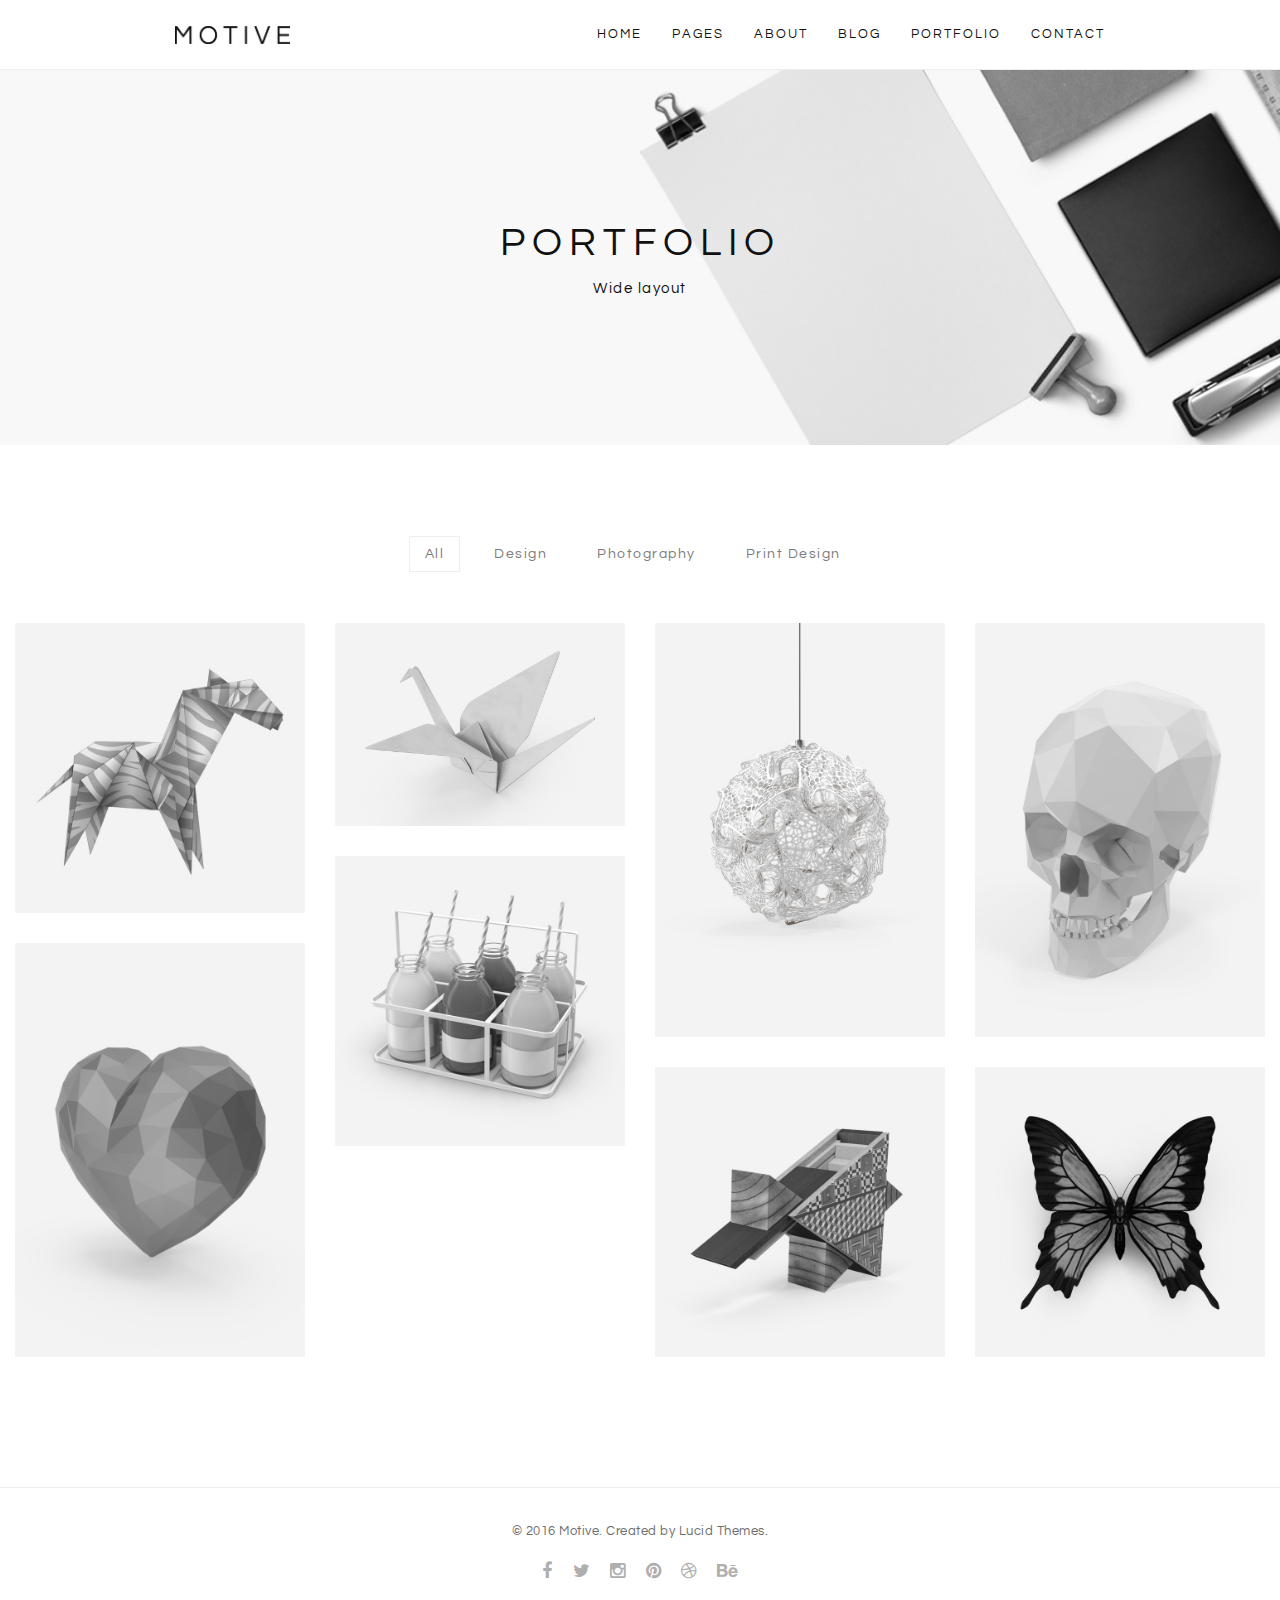
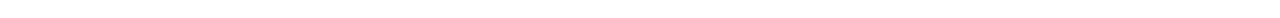
<file: portfolio-2.html>
<!DOCTYPE html>
<html lang="en">
<head>

<!-- page title -->
<title>Motive - Portfolio 2</title>

<!-- theme css --> 
<link href="assets/css/structure.css" rel="stylesheet" type="text/css" />
<link href="assets/css/style.css" rel="stylesheet" type="text/css" />
<link href="assets/css/responsive.css" rel="stylesheet" type="text/css" />

<!-- author -->
<meta name="author" content="Lucid Themes">
<!-- responsive meta tag -->
<meta name="viewport" content="width=device-width, initial-scale=1.0" />
<meta charset="UTF-8">

<!-- google font used -->
<link href='https://fonts.googleapis.com/css?family=Questrial' rel='stylesheet' type='text/css'>

</head>


<body>

<!-- header -->
<header>
	
	<div class="header-main header-wide">
		<div class="container clearfix">
		
			<div class="medium-header-container">
				<!-- Site logo -->
				<a href="index.html" id="site-logo"></a>
				<!-- Mobile burger icon -->
				<div id="mobile-nav-button" class="hidden-desk hidden-tab">
					<div id="mobile-nav-icon">
						<span></span>
						<span></span>
						<span></span>
						<span></span>
					</div>
				</div>
			</div>
			
			<!-- header nav menu -->
			<nav id="header-nav">
			
				<ul id="nav-ul" class="menu font-reg clearfix">
				
					<!-- Nav item - single tier drop down -->
					<li class="menu-item menu-item-has-children">
						<a href="index.html">Home<span class="sub-drop-icon fa fa-angle-down"></span></a>
						<ul class="sub-menu sub-menu-first">
							<li><a href="index.html">Slideshow</a></li>
							<li><a href="index-2.html">Banner image</a></li>
						</ul>
					</li>
					
					<!-- Nav item - with two tier drop down -->
					<li class="menu-item menu-item-has-children">
						<a href="">Pages<span class="sub-drop-icon fa fa-angle-down"></span></a>
						<ul class="sub-menu sub-menu-first">
							<li><a href="404.html">404 page</a></li>
							<li class="menu-item menu-item-has-children">
								<a href="sample-page-1.html">Standard page<span class="sub-drop-icon sub-second-drop fa fa-angle-down"></span></a>
								<ul class="sub-menu sub-second-tier">
									<li><a href="sample-page-1.html">Standard page 1</a></li>
									<li><a href="sample-page-2.html">Standard page 2</a></li>
								</ul>
							</li>
						</ul>
					</li>
					
					<!-- Nav item - no drop down -->
					<li class="menu-item"><a href="about.html">About</a></li>
					
					<!-- Nav item - with two tier drop down -->
					<li class="menu-item menu-item-has-children">
						<a href="blog-1.html">Blog<span class="sub-drop-icon fa fa-angle-down"></span></a>
						<ul class="sub-menu sub-menu-first">
							<li><a href="blog-1.html">Right sidebar</a></li>
							<li><a href="blog-2.html">No sidebar</a></li>
							<li><a href="blog-3.html">Grid layout</a></li>
							
							<li class="menu-item menu-item-has-children">
								<a href="single-blog-1.html">Single blog<span class="sub-drop-icon sub-second-drop fa fa-angle-down"></span></a>
								<ul class="sub-menu sub-second-tier">
									<li><a href="single-blog-1.html">Right sidebar</a></li>
									<li><a href="single-blog-2.html">No sidebar</a></li>
								</ul>
							</li>
							
						</ul>
					</li>
					
					<!-- Nav item - single tier drop down -->
					<li class="menu-item menu-item-has-children">
						<a href="portfolio-1.html">Portfolio<span class="sub-drop-icon fa fa-angle-down"></span></a>
						<ul class="sub-menu sub-menu-first">
							<li><a href="portfolio-1.html">Original</a></li>
							<li><a href="portfolio-2.html">Wide layout</a></li>
							<li><a href="single-portfolio.html">Single portfolio</a></li>
						</ul>
					</li>
					
					<!-- Nav item - no drop down -->
					<li class="menu-item"><a href="contact.html">Contact</a></li>
					
				</ul>
			
			</nav>
			
		</div>
	</div>
	
</header>


<div id="main-content">
	

	<!-- page head section -->
	<section class="page-header" style="background-image:url('assets/img/page_header_placeholder.jpg');">
		<div class="page-head-inside">
			<div class="container">
				<h1 class="font-reg">Portfolio</h1>
				<p class="font-reg">Wide layout</p>
			</div>
		</div>
	</section>
	
	
	<!-- Portfolio section -->
	<section class="portfolio-section page-section" id="portfolio">
		
		<div class="container">

			<!-- Portfolio filter -->
			<ul id="portfolio-item-filter" class="font-reg clearfix">
				<li><a href="#" class="active" data-filter="*">All</a></li>
				<li><a href="#" data-filter=".design">Design</a></li>
				<li><a href="#" data-filter=".photography">Photography</a></li>
				<li><a href="#" data-filter=".print-design">Print Design</a></li>
			</ul>

		</div>
		
		<!-- portfolio item list -->
		<ul id="portfolio-items" class="row clearfix full-width">
		
			<!-- portfolio item example 1 -->
			<li class="col-xlarge-3 col-medium-4 print-design">
				<a href="single-portfolio.html" class="portfolio-item">
					<img src="assets/img/gallery_placeholder_1.jpg" class="image" alt="" />
					<!-- portfolio item hover -->
					<div class="portfolio-hover">
						<div class="portfolio-hover-content font-reg">
							<h3>Ipsum dolor</h3>
							<p>Print Design</p>
						</div>
					</div>
				</a>
			</li>
			
			<!-- portfolio item example 2 -->
			<li class="col-xlarge-3 col-medium-4 design photography">
				<a href="single-portfolio.html"  class="portfolio-item">
					<img src="assets/img/gallery_placeholder_2.jpg" class="image" alt="" />
					<!-- portfolio item hover -->
					<div class="portfolio-hover">
						<div class="portfolio-hover-content font-reg">
							<h3>Ipsum dolor</h3>
							<p>Photography</p>
						</div>
					</div>
				</a>
			</li>
			
			<!-- portfolio item example 3 -->
			<li class="col-xlarge-3 col-medium-4 photography">
				<a href="single-portfolio.html"  class="portfolio-item">
					<img src="assets/img/gallery_placeholder_3.jpg" class="image" alt="" />
					<!-- portfolio item hover -->
					<div class="portfolio-hover">
						<div class="portfolio-hover-content font-reg">
							<h3>Ipsum dolor</h3>
							<p>Photography</p>
						</div>
					</div>
				</a>
			</li>
			
			<!-- portfolio item example 4 -->
			<li class="col-xlarge-3 col-medium-4 design">
				<a href="single-portfolio.html"  class="portfolio-item">
					<img src="assets/img/gallery_placeholder_4.jpg" class="image" alt="" />
					<!-- portfolio item hover -->
					<div class="portfolio-hover">
						<div class="portfolio-hover-content font-reg">
							<h3>Ipsum dolor</h3>
							<p>Design</p>
						</div>
					</div>
				</a>
			</li>
			
			<!-- portfolio item example 5 -->
			<li class="col-xlarge-3 col-medium-4 print-design design">
				<a href="single-portfolio.html"  class="portfolio-item">
					<img src="assets/img/gallery_placeholder_5.jpg" class="image" alt="" />
					<!-- portfolio item hover -->
					<div class="portfolio-hover">
						<div class="portfolio-hover-content font-reg">
							<h3>Ipsum dolor</h3>
							<p>Design</p>
						</div>
					</div>
				</a>
			</li>
			
			<!-- portfolio item example 6 -->
			<li class="col-xlarge-3 col-medium-4 design">
				<a href="single-portfolio.html"  class="portfolio-item">
					<img src="assets/img/gallery_placeholder_6.jpg" class="image" alt="" />
					<!-- portfolio item hover -->
					<div class="portfolio-hover">
						<div class="portfolio-hover-content font-reg">
							<h3>Ipsum dolor</h3>
							<p>Design</p>
						</div>
					</div>
				</a>
			</li>
			
			<!-- portfolio item example 7 -->
			<li class="col-xlarge-3 col-medium-4 print-design photography">
				<a href="single-portfolio.html"  class="portfolio-item">
					<img src="assets/img/gallery_placeholder_7.jpg" class="image" alt="" />
					<!-- portfolio item hover -->
					<div class="portfolio-hover">
						<div class="portfolio-hover-content font-reg">
							<h3>Ipsum dolor</h3>
							<p>Photography</p>
						</div>
					</div>
				</a>
			</li>
			
			<!-- portfolio item example 8 -->
			<li class="col-xlarge-3 col-medium-4 design">
				<a href="single-portfolio.html"  class="portfolio-item">
					<img src="assets/img/gallery_placeholder_8.jpg" class="image" alt="" />
					<!-- portfolio item hover -->
					<div class="portfolio-hover">
						<div class="portfolio-hover-content font-reg">
							<h3>Ipsum dolor</h3>
							<p>Design</p>
						</div>
					</div>
				</a>
			</li>
			
		</ul>
		
	</section>
	

</div>


<!-- footer -->
<footer>

	<div class="footer-main">
		<div class="container clearfix">
		
			<!-- copyright text -->
			<p class="font-reg">© 2016 Motive. <a href="http://www.lucid-themes.com" target="_blank">Created by Lucid Themes.</a></p>
			
			<!-- footer social icons -->
			<ul class="footer-social">
				<li><a href="https://www.facebook.com/LucidThemes" target="_blank"><i class="fa fa-facebook"></i></a></li>
				<li><a href="https://twitter.com/Lucid_Themes" target="_blank"><i class="fa fa-twitter"></i></a></li>
				<li><a href="https://www.instagram.com/lucid_themes/" target="_blank"><i class="fa fa-instagram"></i></a></li>
				<li><a href="#" target="_blank"><i class="fa fa-pinterest"></i></a></li>
				<li><a href="#" target="_blank"><i class="fa fa-dribbble"></i></a></li>
				<li><a href="#" target="_blank"><i class="fa fa-behance"></i></a></li>
			</ul>
			
			<!-- scroll to top -->
			<div id="scroll-top">
				<span class="fa fa-angle-up"></span>
			</div>
			
		</div>
	</div>

</footer>



<script type="text/javascript" src="http://ajax.googleapis.com/ajax/libs/jquery/2.0.0/jquery.min.js"></script>
<script type="text/javascript" src="assets/js/isotope.js"></script>
<script type="text/javascript" src="assets/js/main.js"></script>

</body>
</html>
</file>
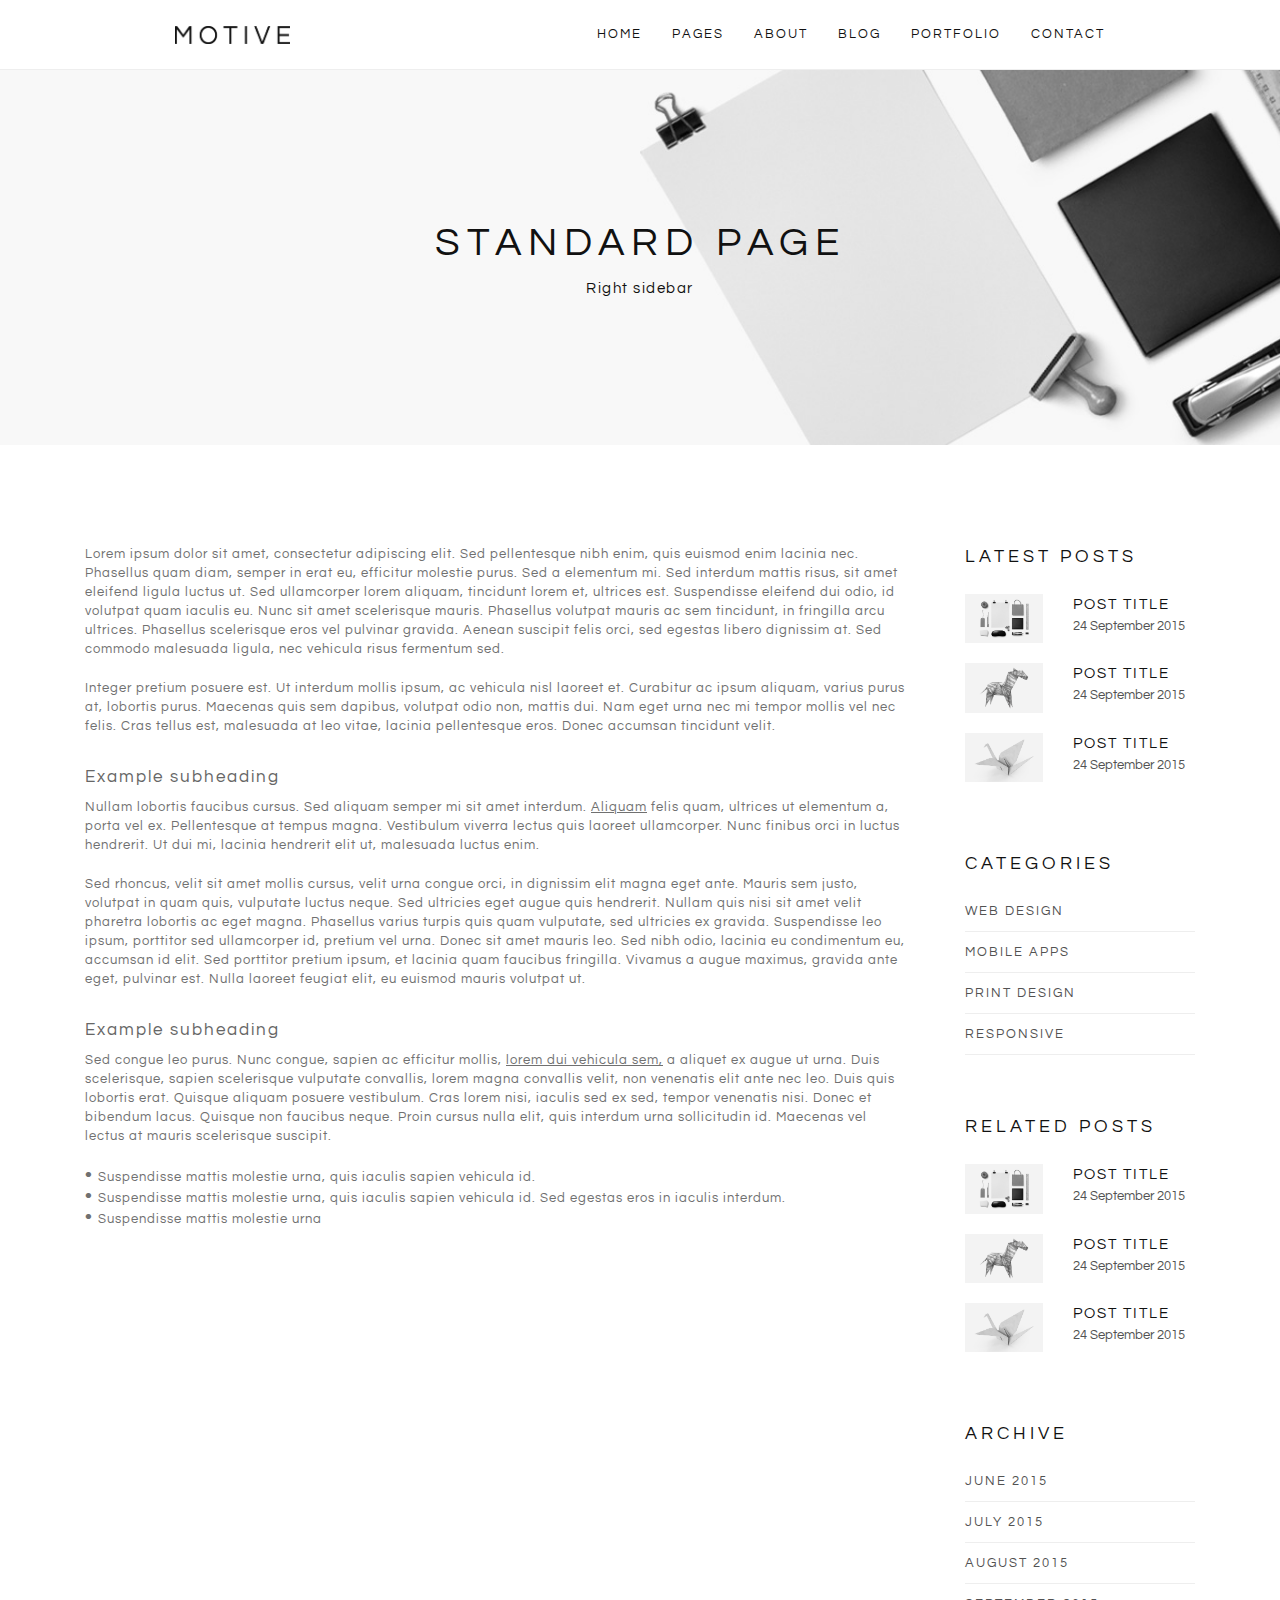
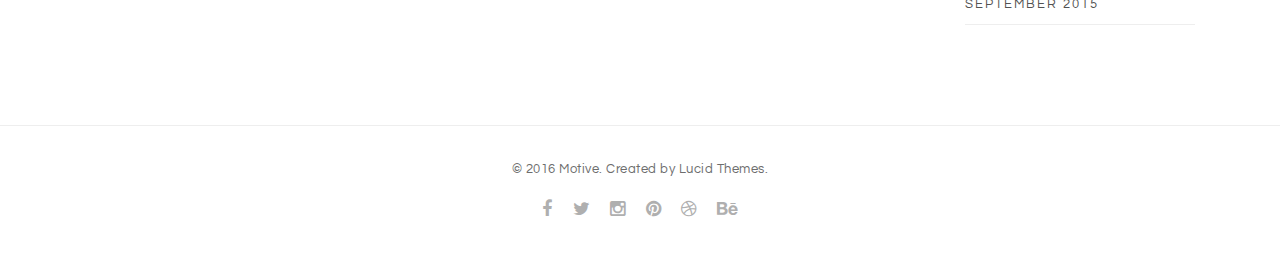
<file: sample-page-1.html>
<!DOCTYPE html>
<html lang="en">
<head>

<!-- page title -->
<title>Motive - Standard page 1</title>

<!-- theme css --> 
<link href="assets/css/structure.css" rel="stylesheet" type="text/css" />
<link href="assets/css/style.css" rel="stylesheet" type="text/css" />
<link href="assets/css/responsive.css" rel="stylesheet" type="text/css" />

<!-- author -->
<meta name="author" content="Lucid Themes">
<!-- responsive meta tag -->
<meta name="viewport" content="width=device-width, initial-scale=1.0" />
<meta charset="UTF-8">

<!-- google font used -->
<link href='https://fonts.googleapis.com/css?family=Questrial' rel='stylesheet' type='text/css'>

</head>


<body>

<!-- header -->
<header>
	
	<div class="header-main header-wide">
		<div class="container clearfix">
		
			<div class="medium-header-container">
				<!-- Site logo -->
				<a href="index.html" id="site-logo"></a>
				<!-- Mobile burger icon -->
				<div id="mobile-nav-button" class="hidden-desk hidden-tab">
					<div id="mobile-nav-icon">
						<span></span>
						<span></span>
						<span></span>
						<span></span>
					</div>
				</div>
			</div>
			
			<!-- header nav menu -->
			<nav id="header-nav">
			
				<ul id="nav-ul" class="menu font-reg clearfix">
				
					<!-- Nav item - single tier drop down -->
					<li class="menu-item menu-item-has-children">
						<a href="index.html">Home<span class="sub-drop-icon fa fa-angle-down"></span></a>
						<ul class="sub-menu sub-menu-first">
							<li><a href="index.html">Slideshow</a></li>
							<li><a href="index-2.html">Banner image</a></li>
						</ul>
					</li>
					
					<!-- Nav item - with two tier drop down -->
					<li class="menu-item menu-item-has-children">
						<a href="">Pages<span class="sub-drop-icon fa fa-angle-down"></span></a>
						<ul class="sub-menu sub-menu-first">
							<li><a href="404.html">404 page</a></li>
							<li class="menu-item menu-item-has-children">
								<a href="sample-page-1.html">Standard page<span class="sub-drop-icon sub-second-drop fa fa-angle-down"></span></a>
								<ul class="sub-menu sub-second-tier">
									<li><a href="sample-page-1.html">Standard page 1</a></li>
									<li><a href="sample-page-2.html">Standard page 2</a></li>
								</ul>
							</li>
						</ul>
					</li>
					
					<!-- Nav item - no drop down -->
					<li class="menu-item"><a href="about.html">About</a></li>
					
					<!-- Nav item - with two tier drop down -->
					<li class="menu-item menu-item-has-children">
						<a href="blog-1.html">Blog<span class="sub-drop-icon fa fa-angle-down"></span></a>
						<ul class="sub-menu sub-menu-first">
							<li><a href="blog-1.html">Right sidebar</a></li>
							<li><a href="blog-2.html">No sidebar</a></li>
							<li><a href="blog-3.html">Grid layout</a></li>
							
							<li class="menu-item menu-item-has-children">
								<a href="single-blog-1.html">Single blog<span class="sub-drop-icon sub-second-drop fa fa-angle-down"></span></a>
								<ul class="sub-menu sub-second-tier">
									<li><a href="single-blog-1.html">Right sidebar</a></li>
									<li><a href="single-blog-2.html">No sidebar</a></li>
								</ul>
							</li>
							
						</ul>
					</li>
					
					<!-- Nav item - single tier drop down -->
					<li class="menu-item menu-item-has-children">
						<a href="portfolio-1.html">Portfolio<span class="sub-drop-icon fa fa-angle-down"></span></a>
						<ul class="sub-menu sub-menu-first">
							<li><a href="portfolio-1.html">Original</a></li>
							<li><a href="portfolio-2.html">Wide layout</a></li>
							<li><a href="single-portfolio.html">Single portfolio</a></li>
						</ul>
					</li>
					
					<!-- Nav item - no drop down -->
					<li class="menu-item"><a href="contact.html">Contact</a></li>
					
				</ul>
			
			</nav>
			
		</div>
	</div>
	
</header>


<div id="main-content">
	

	<!-- page head section -->
	<section class="page-header" style="background-image:url('assets/img/page_header_placeholder.jpg');">
		<div class="page-head-inside">
			<div class="container">
				<h1 class="font-reg">Standard Page</h1>
				<p class="font-reg">Right sidebar</p>
			</div>
		</div>
	</section>
	
	
	<!-- page content -->
	<div class="page-section">
		<div class="container">
		
			<div class="row">
		
				<div class="col-xlarge-9 col-medium-8">
					<!-- main text content -->
					<div class="page-content">
						<p>Lorem ipsum dolor sit amet, consectetur adipiscing elit. Sed pellentesque nibh enim, quis euismod enim lacinia nec. Phasellus quam diam, semper in erat eu, efficitur molestie purus. Sed a elementum mi. Sed interdum mattis risus, sit amet eleifend ligula luctus ut. Sed ullamcorper lorem aliquam, tincidunt lorem et, ultrices est. Suspendisse eleifend dui odio, id volutpat quam iaculis eu. Nunc sit amet scelerisque mauris. Phasellus volutpat mauris ac sem tincidunt, in fringilla arcu ultrices. Phasellus scelerisque eros vel pulvinar gravida. Aenean suscipit felis orci, sed egestas libero dignissim at. Sed commodo malesuada ligula, nec vehicula risus fermentum sed.</p>
						<p>Integer pretium posuere est. Ut interdum mollis ipsum, ac vehicula nisl laoreet et. Curabitur ac ipsum aliquam, varius purus at, lobortis purus. Maecenas quis sem dapibus, volutpat odio non, mattis dui. Nam eget urna nec mi tempor mollis vel nec felis. Cras tellus est, malesuada at leo vitae, lacinia pellentesque eros. Donec accumsan tincidunt velit.</p>
						<h3>Example subheading</h3>
						<p>Nullam lobortis faucibus cursus. Sed aliquam semper mi sit amet interdum. <a href="">Aliquam</a> felis quam, ultrices ut elementum a, porta vel ex. Pellentesque at tempus magna. Vestibulum viverra lectus quis laoreet ullamcorper. Nunc finibus orci in luctus hendrerit. Ut dui mi, lacinia hendrerit elit ut, malesuada luctus enim.</p>
						<p>Sed rhoncus, velit sit amet mollis cursus, velit urna congue orci, in dignissim elit magna eget ante. Mauris sem justo, volutpat in quam quis, vulputate luctus neque. Sed ultricies eget augue quis hendrerit. Nullam quis nisi sit amet velit pharetra lobortis ac eget magna. Phasellus varius turpis quis quam vulputate, sed ultricies ex gravida. Suspendisse leo ipsum, porttitor sed ullamcorper id, pretium vel urna. Donec sit amet mauris leo. Sed nibh odio, lacinia eu condimentum eu, accumsan id elit. Sed porttitor pretium ipsum, et lacinia quam faucibus fringilla. Vivamus a augue maximus, gravida ante eget, pulvinar est. Nulla laoreet feugiat elit, eu euismod mauris volutpat ut.</p>
						<h3>Example subheading</h3>
						<p>Sed congue leo purus. Nunc congue, sapien ac efficitur mollis, <a href="">lorem dui vehicula sem,</a> a aliquet ex augue ut urna. Duis scelerisque, sapien scelerisque vulputate convallis, lorem magna convallis velit, non venenatis elit ante nec leo. Duis quis lobortis erat. Quisque aliquam posuere vestibulum. Cras lorem nisi, iaculis sed ex sed, tempor venenatis nisi. Donec et bibendum lacus. Quisque non faucibus neque. Proin cursus nulla elit, quis interdum urna sollicitudin id. Maecenas vel lectus at mauris scelerisque suscipit.</p>
						<ul>
							<li>Suspendisse mattis molestie urna, quis iaculis sapien vehicula id.</li>
							<li>Suspendisse mattis molestie urna, quis iaculis sapien vehicula id. Sed egestas eros in iaculis interdum.</li>
							<li>Suspendisse mattis molestie urna</li>
						</ul>
					</div>
				</div>
				
				
				<!-- post sidebar -->
				<div class="col-xlarge-3 col-medium-4 post-sidebar right-sidebar">
					
					<!-- posts widget example -->
					<div class="sidebar-widget posts-widget">
						<h3 class="font-reg">Latest Posts</h3>
						<ul>
						
							<li>
								<a href="">
									<div class="row">
										<div class="col-xlarge-5 col-medium-4 col-small-3">
											<img src="assets/img/blog_placeholder_1.jpg" alt="" class="image" />
										</div>
										<div class="col-xlarge-7 col-medium-8 col-small-9">
											<h4 class="font-reg">Post title</h4>
											<p class="font-reg">24 September 2015</p>
										</div>
									</div>
								</a>
							</li>
							
							<li>
								<a href="">
									<div class="row">
										<div class="col-xlarge-5 col-medium-4 col-small-3">
											<img src="assets/img/blog_placeholder_2.jpg" alt="" class="image" />
										</div>
										<div class="col-xlarge-7 col-medium-8 col-small-9">
											<h4 class="font-reg">Post title</h4>
											<p class="font-reg">24 September 2015</p>
										</div>
									</div>
								</a>
							</li>
							
							<li>
								<a href="">
									<div class="row">
										<div class="col-xlarge-5 col-medium-4 col-small-3">
											<img src="assets/img/blog_placeholder_3.jpg" alt="" class="image" />
										</div>
										<div class="col-xlarge-7 col-medium-8 col-small-9">
											<h4 class="font-reg">Post title</h4>
											<p class="font-reg">24 September 2015</p>
										</div>
									</div>
								</a>
							</li>
							
						</ul>
					</div>
					
					<!-- list widget example -->
					<div class="sidebar-widget list-widget">
						<h3 class="font-reg">Categories</h3>
						<ul class="font-reg">
							<li><a href="">Web design</a></li>
							<li><a href="">Mobile Apps</a></li>
							<li><a href="">Print design</a></li>
							<li><a href="">Responsive</a></li>
						</ul>
					</div>
					
					<!-- posts widget example -->
					<div class="sidebar-widget posts-widget">
						<h3 class="font-reg">Related Posts</h3>
						<ul>
						
							<li>
								<a href="">
									<div class="row">
										<div class="col-xlarge-5 col-medium-4 col-small-3">
											<img src="assets/img/blog_placeholder_1.jpg" alt="" class="image" />
										</div>
										<div class="col-xlarge-7 col-medium-8 col-small-9">
											<h4 class="font-reg">Post title</h4>
											<p class="font-reg">24 September 2015</p>
										</div>
									</div>
								</a>
							</li>
							
							<li>
								<a href="">
									<div class="row">
										<div class="col-xlarge-5 col-medium-4 col-small-3">
											<img src="assets/img/blog_placeholder_2.jpg" alt="" class="image" />
										</div>
										<div class="col-xlarge-7 col-medium-8 col-small-9">
											<h4 class="font-reg">Post title</h4>
											<p class="font-reg">24 September 2015</p>
										</div>
									</div>
								</a>
							</li>
							
							<li>
								<a href="">
									<div class="row">
										<div class="col-xlarge-5 col-medium-4 col-small-3">
											<img src="assets/img/blog_placeholder_3.jpg" alt="" class="image" />
										</div>
										<div class="col-xlarge-7 col-medium-8 col-small-9">
											<h4 class="font-reg">Post title</h4>
											<p class="font-reg">24 September 2015</p>
										</div>
									</div>
								</a>
							</li>
							
						</ul>
					</div>
					
					<!-- list widget example -->
					<div class="sidebar-widget list-widget">
						<h3 class="font-reg">Archive</h3>
						<ul class="font-reg">
							<li><a href="">June 2015</a></li>
							<li><a href="">July 2015</a></li>
							<li><a href="">August 2015</a></li>
							<li><a href="">September 2015</a></li>
						</ul>
					</div>			
					
				</div>
			
			</div>
		
		</div>
	</div>
	
</div>


<!-- footer -->
<footer>

	<div class="footer-main">
		<div class="container clearfix">
		
			<!-- copyright text -->
			<p class="font-reg">© 2016 Motive. <a href="http://www.lucid-themes.com" target="_blank">Created by Lucid Themes.</a></p>
			
			<!-- footer social icons -->
			<ul class="footer-social">
				<li><a href="https://www.facebook.com/LucidThemes" target="_blank"><i class="fa fa-facebook"></i></a></li>
				<li><a href="https://twitter.com/Lucid_Themes" target="_blank"><i class="fa fa-twitter"></i></a></li>
				<li><a href="https://www.instagram.com/lucid_themes/" target="_blank"><i class="fa fa-instagram"></i></a></li>
				<li><a href="#" target="_blank"><i class="fa fa-pinterest"></i></a></li>
				<li><a href="#" target="_blank"><i class="fa fa-dribbble"></i></a></li>
				<li><a href="#" target="_blank"><i class="fa fa-behance"></i></a></li>
			</ul>
			
			<!-- scroll to top -->
			<div id="scroll-top">
				<span class="fa fa-angle-up"></span>
			</div>
			
		</div>
	</div>

</footer>



<script type="text/javascript" src="http://ajax.googleapis.com/ajax/libs/jquery/2.0.0/jquery.min.js"></script>
<script type="text/javascript" src="assets/js/main.js"></script>

</body>
</html>
</file>
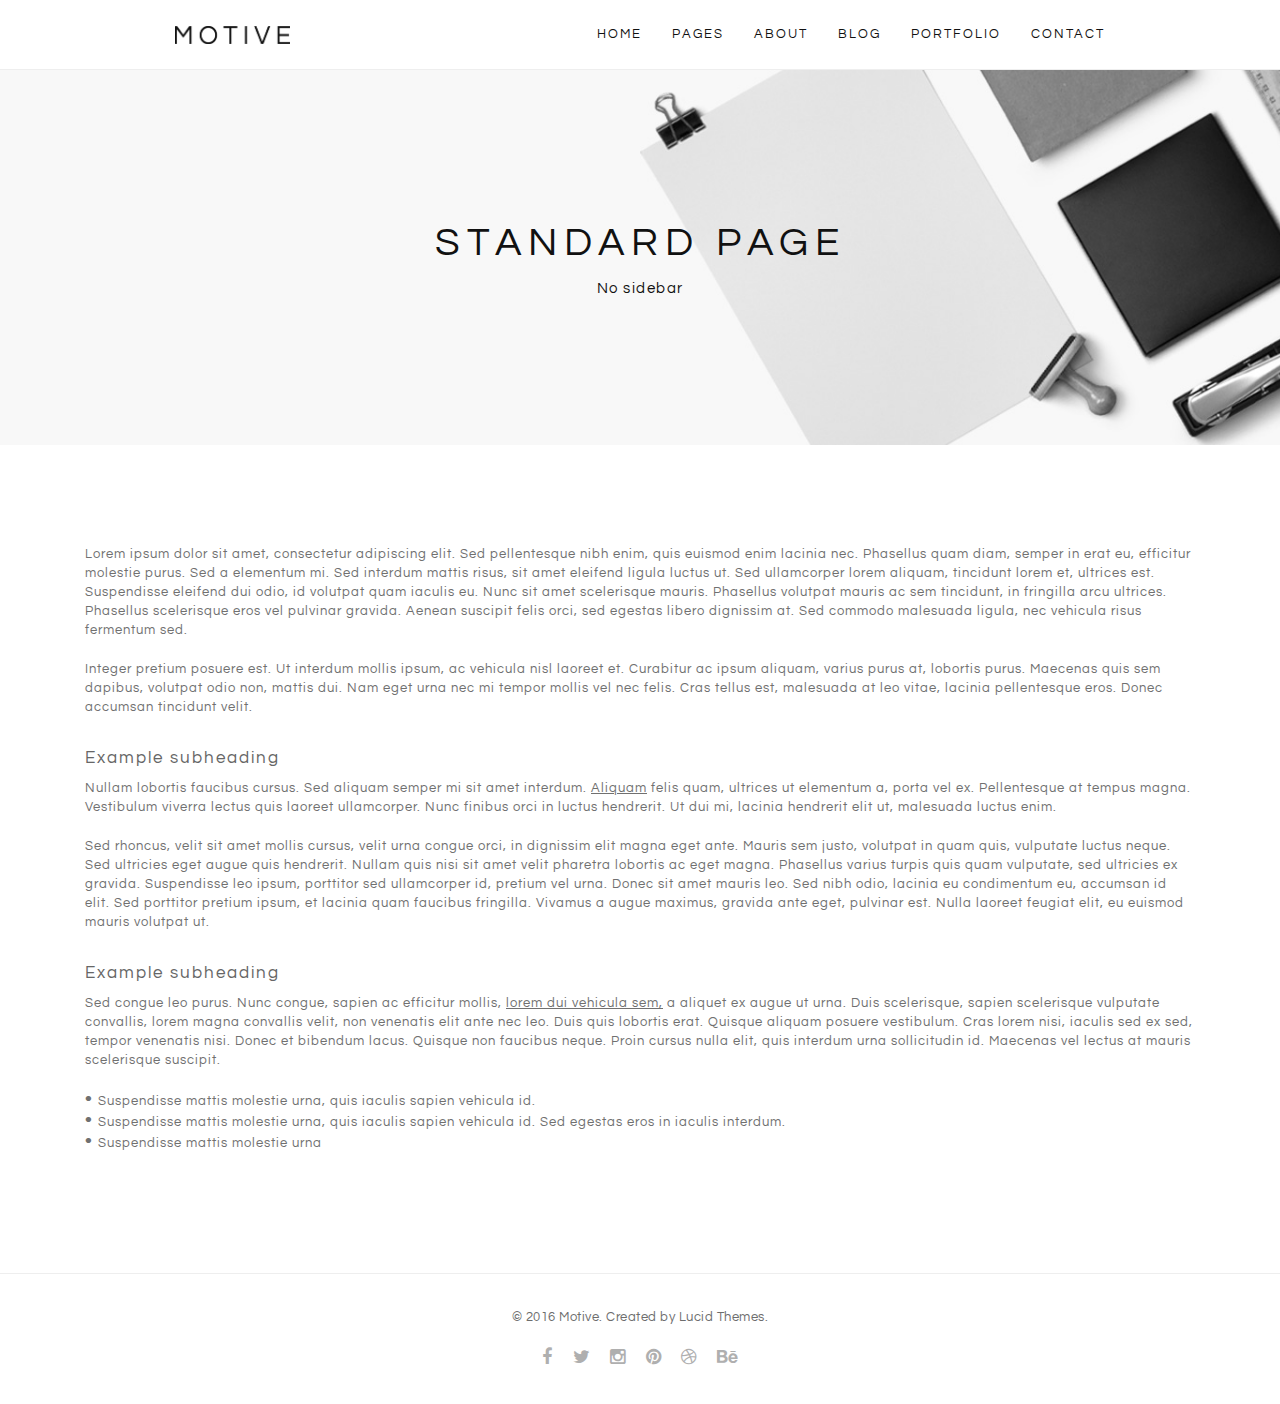
<file: sample-page-2.html>
<!DOCTYPE html>
<html lang="en">
<head>

<!-- page title -->
<title>Motive - Standard page 2</title>
<!-- theme css --> 
<link href="assets/css/structure.css" rel="stylesheet" type="text/css" />
<link href="assets/css/style.css" rel="stylesheet" type="text/css" />
<link href="assets/css/responsive.css" rel="stylesheet" type="text/css" />

<!-- author -->
<meta name="author" content="Lucid Themes">
<!-- responsive meta tag -->
<meta name="viewport" content="width=device-width, initial-scale=1.0" />
<meta charset="UTF-8">

<!-- google font used -->
<link href='https://fonts.googleapis.com/css?family=Questrial' rel='stylesheet' type='text/css'>

</head>


<body>

<!-- header -->
<header>
	
	<div class="header-main header-wide">
		<div class="container clearfix">
		
			<div class="medium-header-container">
				<!-- Site logo -->
				<a href="index.html" id="site-logo"></a>
				<!-- Mobile burger icon -->
				<div id="mobile-nav-button" class="hidden-desk hidden-tab">
					<div id="mobile-nav-icon">
						<span></span>
						<span></span>
						<span></span>
						<span></span>
					</div>
				</div>
			</div>
			
			<!-- header nav menu -->
			<nav id="header-nav">
			
				<ul id="nav-ul" class="menu font-reg clearfix">
				
					<!-- Nav item - single tier drop down -->
					<li class="menu-item menu-item-has-children">
						<a href="index.html">Home<span class="sub-drop-icon fa fa-angle-down"></span></a>
						<ul class="sub-menu sub-menu-first">
							<li><a href="index.html">Slideshow</a></li>
							<li><a href="index-2.html">Banner image</a></li>
						</ul>
					</li>
					
					<!-- Nav item - with two tier drop down -->
					<li class="menu-item menu-item-has-children">
						<a href="">Pages<span class="sub-drop-icon fa fa-angle-down"></span></a>
						<ul class="sub-menu sub-menu-first">
							<li><a href="404.html">404 page</a></li>
							<li class="menu-item menu-item-has-children">
								<a href="sample-page-1.html">Standard page<span class="sub-drop-icon sub-second-drop fa fa-angle-down"></span></a>
								<ul class="sub-menu sub-second-tier">
									<li><a href="sample-page-1.html">Standard page 1</a></li>
									<li><a href="sample-page-2.html">Standard page 2</a></li>
								</ul>
							</li>
						</ul>
					</li>
					
					<!-- Nav item - no drop down -->
					<li class="menu-item"><a href="about.html">About</a></li>
					
					<!-- Nav item - with two tier drop down -->
					<li class="menu-item menu-item-has-children">
						<a href="blog-1.html">Blog<span class="sub-drop-icon fa fa-angle-down"></span></a>
						<ul class="sub-menu sub-menu-first">
							<li><a href="blog-1.html">Right sidebar</a></li>
							<li><a href="blog-2.html">No sidebar</a></li>
							<li><a href="blog-3.html">Grid layout</a></li>
							
							<li class="menu-item menu-item-has-children">
								<a href="single-blog-1.html">Single blog<span class="sub-drop-icon sub-second-drop fa fa-angle-down"></span></a>
								<ul class="sub-menu sub-second-tier">
									<li><a href="single-blog-1.html">Right sidebar</a></li>
									<li><a href="single-blog-2.html">No sidebar</a></li>
								</ul>
							</li>
							
						</ul>
					</li>
					
					<!-- Nav item - single tier drop down -->
					<li class="menu-item menu-item-has-children">
						<a href="portfolio-1.html">Portfolio<span class="sub-drop-icon fa fa-angle-down"></span></a>
						<ul class="sub-menu sub-menu-first">
							<li><a href="portfolio-1.html">Original</a></li>
							<li><a href="portfolio-2.html">Wide layout</a></li>
							<li><a href="single-portfolio.html">Single portfolio</a></li>
						</ul>
					</li>
					
					<!-- Nav item - no drop down -->
					<li class="menu-item"><a href="contact.html">Contact</a></li>
					
				</ul>
			
			</nav>
			
		</div>
	</div>
	
</header>


<div id="main-content">
	

	<!-- page head section -->
	<section class="page-header" style="background-image:url('assets/img/page_header_placeholder.jpg');">
		<div class="page-head-inside">
			<div class="container">
				<h1 class="font-reg">Standard Page</h1>
				<p class="font-reg">No sidebar</p>
			</div>
		</div>
	</section>
	
	
	<!-- page content -->
	<div class="page-section">
		<div class="container">
		
			<!-- main text content -->
			<div class="page-content">
				<p>Lorem ipsum dolor sit amet, consectetur adipiscing elit. Sed pellentesque nibh enim, quis euismod enim lacinia nec. Phasellus quam diam, semper in erat eu, efficitur molestie purus. Sed a elementum mi. Sed interdum mattis risus, sit amet eleifend ligula luctus ut. Sed ullamcorper lorem aliquam, tincidunt lorem et, ultrices est. Suspendisse eleifend dui odio, id volutpat quam iaculis eu. Nunc sit amet scelerisque mauris. Phasellus volutpat mauris ac sem tincidunt, in fringilla arcu ultrices. Phasellus scelerisque eros vel pulvinar gravida. Aenean suscipit felis orci, sed egestas libero dignissim at. Sed commodo malesuada ligula, nec vehicula risus fermentum sed.</p>
				<p>Integer pretium posuere est. Ut interdum mollis ipsum, ac vehicula nisl laoreet et. Curabitur ac ipsum aliquam, varius purus at, lobortis purus. Maecenas quis sem dapibus, volutpat odio non, mattis dui. Nam eget urna nec mi tempor mollis vel nec felis. Cras tellus est, malesuada at leo vitae, lacinia pellentesque eros. Donec accumsan tincidunt velit.</p>
				<h3>Example subheading</h3>
				<p>Nullam lobortis faucibus cursus. Sed aliquam semper mi sit amet interdum. <a href="">Aliquam</a> felis quam, ultrices ut elementum a, porta vel ex. Pellentesque at tempus magna. Vestibulum viverra lectus quis laoreet ullamcorper. Nunc finibus orci in luctus hendrerit. Ut dui mi, lacinia hendrerit elit ut, malesuada luctus enim.</p>
				<p>Sed rhoncus, velit sit amet mollis cursus, velit urna congue orci, in dignissim elit magna eget ante. Mauris sem justo, volutpat in quam quis, vulputate luctus neque. Sed ultricies eget augue quis hendrerit. Nullam quis nisi sit amet velit pharetra lobortis ac eget magna. Phasellus varius turpis quis quam vulputate, sed ultricies ex gravida. Suspendisse leo ipsum, porttitor sed ullamcorper id, pretium vel urna. Donec sit amet mauris leo. Sed nibh odio, lacinia eu condimentum eu, accumsan id elit. Sed porttitor pretium ipsum, et lacinia quam faucibus fringilla. Vivamus a augue maximus, gravida ante eget, pulvinar est. Nulla laoreet feugiat elit, eu euismod mauris volutpat ut.</p>
				<h3>Example subheading</h3>
				<p>Sed congue leo purus. Nunc congue, sapien ac efficitur mollis, <a href="">lorem dui vehicula sem,</a> a aliquet ex augue ut urna. Duis scelerisque, sapien scelerisque vulputate convallis, lorem magna convallis velit, non venenatis elit ante nec leo. Duis quis lobortis erat. Quisque aliquam posuere vestibulum. Cras lorem nisi, iaculis sed ex sed, tempor venenatis nisi. Donec et bibendum lacus. Quisque non faucibus neque. Proin cursus nulla elit, quis interdum urna sollicitudin id. Maecenas vel lectus at mauris scelerisque suscipit.</p>
				<ul>
					<li>Suspendisse mattis molestie urna, quis iaculis sapien vehicula id.</li>
					<li>Suspendisse mattis molestie urna, quis iaculis sapien vehicula id. Sed egestas eros in iaculis interdum.</li>
					<li>Suspendisse mattis molestie urna</li>
				</ul>
			</div>
		
		</div>
	</div>

</div>


<!-- footer -->
<footer>

	<div class="footer-main">
		<div class="container clearfix">
		
			<!-- copyright text -->
			<p class="font-reg">© 2016 Motive. <a href="http://www.lucid-themes.com" target="_blank">Created by Lucid Themes.</a></p>
			
			<!-- footer social icons -->
			<ul class="footer-social">
				<li><a href="https://www.facebook.com/LucidThemes" target="_blank"><i class="fa fa-facebook"></i></a></li>
				<li><a href="https://twitter.com/Lucid_Themes" target="_blank"><i class="fa fa-twitter"></i></a></li>
				<li><a href="https://www.instagram.com/lucid_themes/" target="_blank"><i class="fa fa-instagram"></i></a></li>
				<li><a href="#" target="_blank"><i class="fa fa-pinterest"></i></a></li>
				<li><a href="#" target="_blank"><i class="fa fa-dribbble"></i></a></li>
				<li><a href="#" target="_blank"><i class="fa fa-behance"></i></a></li>
			</ul>
			
			<!-- scroll to top -->
			<div id="scroll-top">
				<span class="fa fa-angle-up"></span>
			</div>
			
		</div>
	</div>

</footer>



<script type="text/javascript" src="http://ajax.googleapis.com/ajax/libs/jquery/2.0.0/jquery.min.js"></script>
<script type="text/javascript" src="assets/js/main.js"></script>

</body>
</html>
</file>
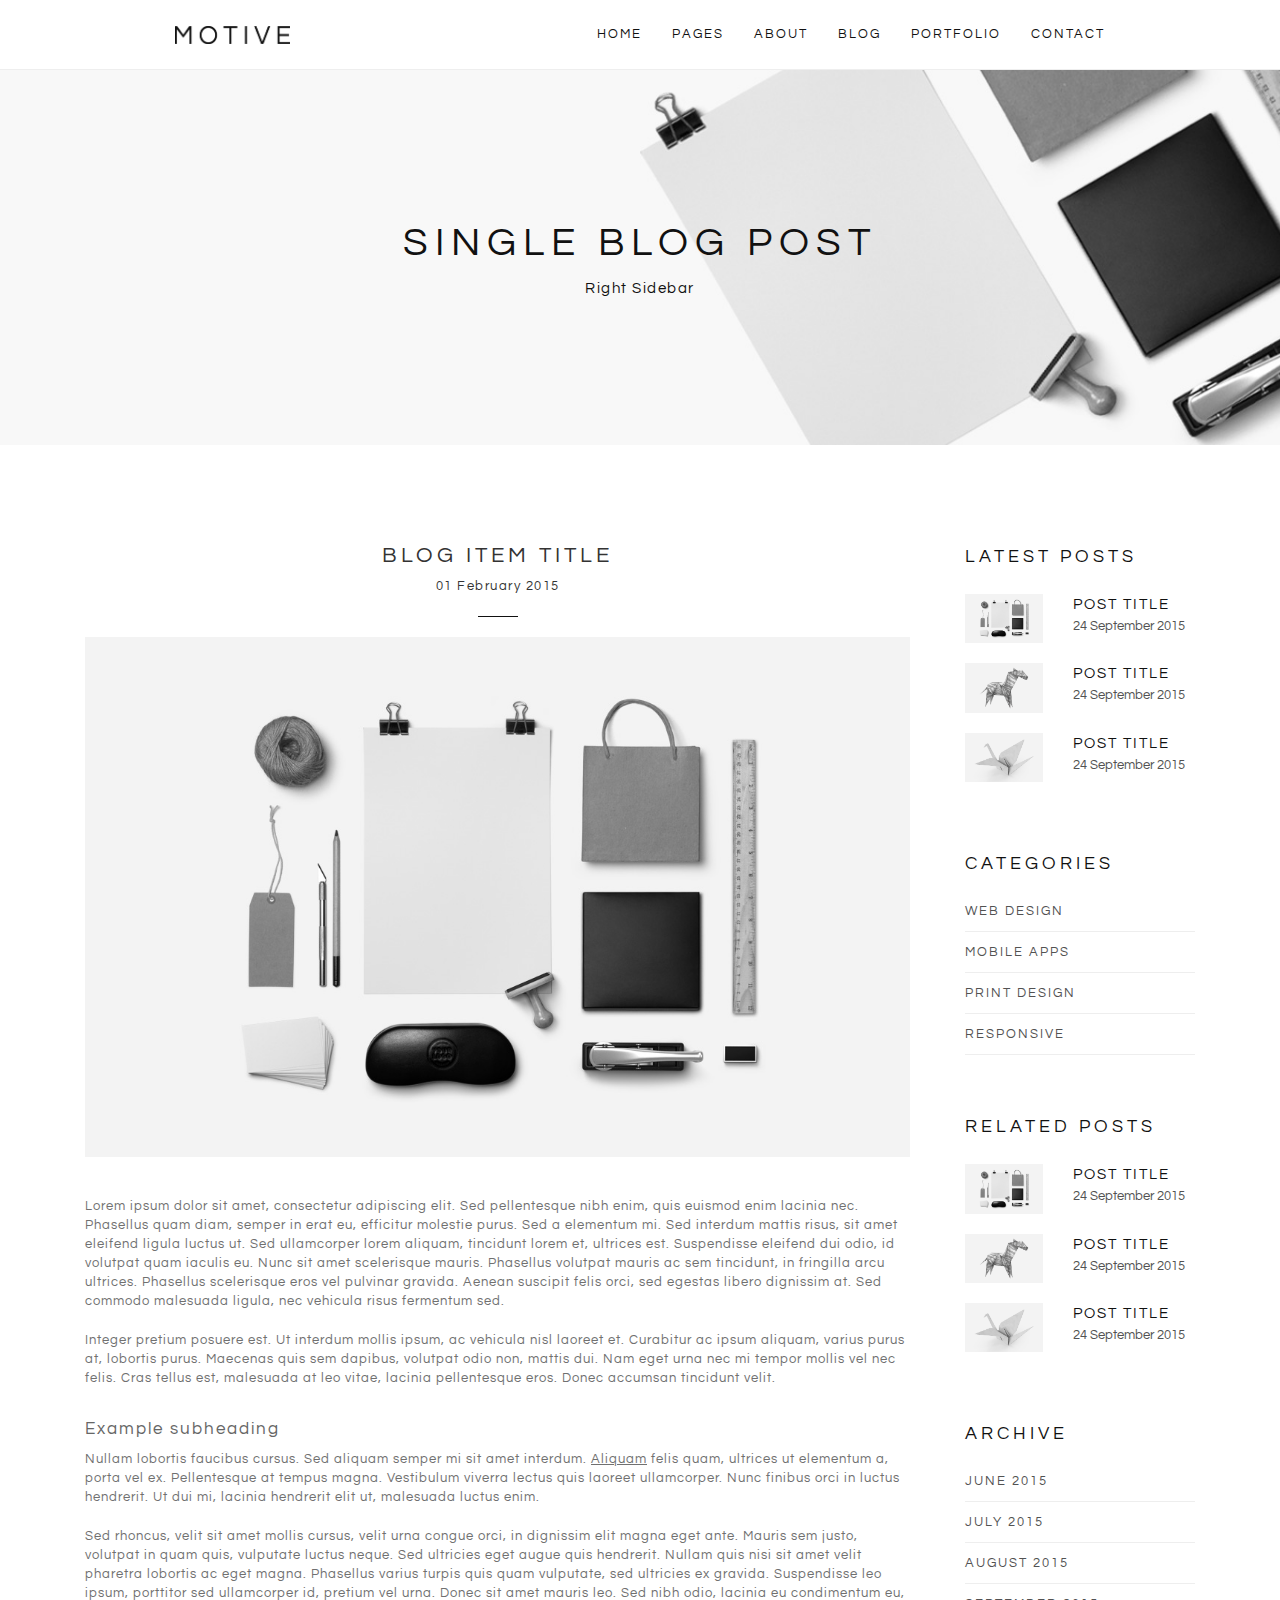
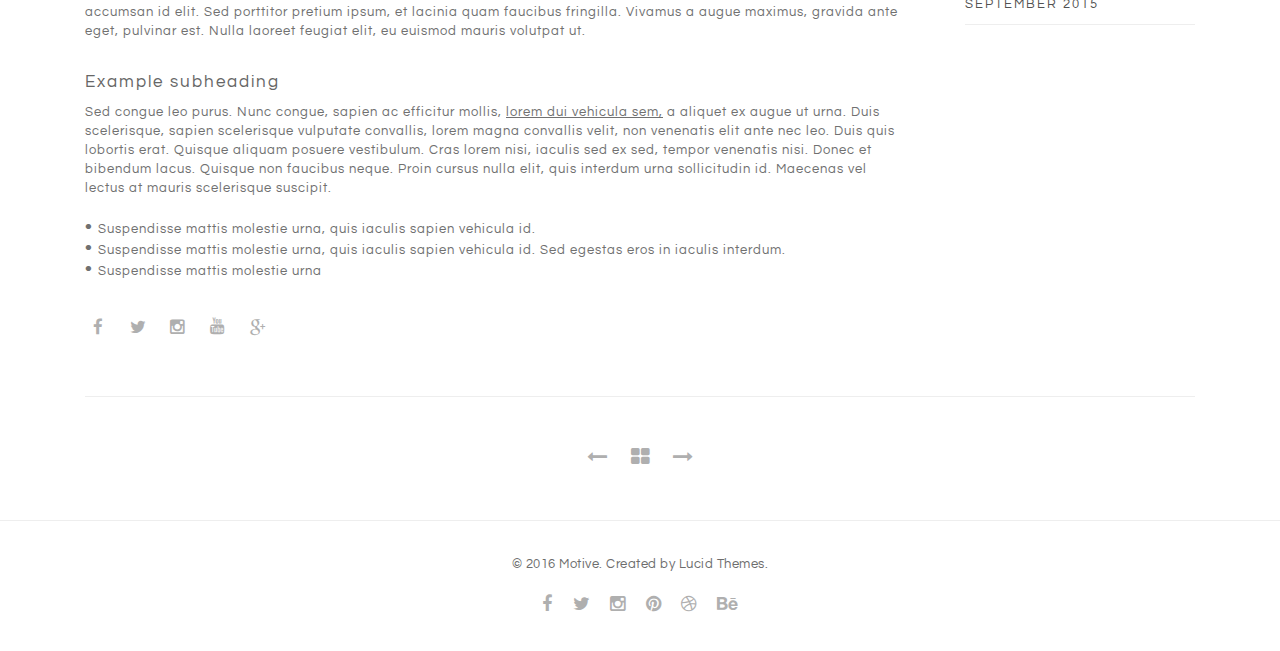
<file: single-blog-1.html>
<!DOCTYPE html>
<html lang="en">
<head>

<!-- page title -->
<title>Motive - Single Blog 1</title>

<!-- theme css --> 
<link href="assets/css/structure.css" rel="stylesheet" type="text/css" />
<link href="assets/css/style.css" rel="stylesheet" type="text/css" />
<link href="assets/css/responsive.css" rel="stylesheet" type="text/css" />

<!-- author -->
<meta name="author" content="Lucid Themes">
<!-- responsive meta tag -->
<meta name="viewport" content="width=device-width, initial-scale=1.0" />
<meta charset="UTF-8">

<!-- google font used -->
<link href='https://fonts.googleapis.com/css?family=Questrial' rel='stylesheet' type='text/css'>

</head>


<body>

<!-- header -->
<header>
	
	<div class="header-main header-wide">
		<div class="container clearfix">
		
			<div class="medium-header-container">
				<!-- Site logo -->
				<a href="index.html" id="site-logo"></a>
				<!-- Mobile burger icon -->
				<div id="mobile-nav-button" class="hidden-desk hidden-tab">
					<div id="mobile-nav-icon">
						<span></span>
						<span></span>
						<span></span>
						<span></span>
					</div>
				</div>
			</div>
			
			<!-- header nav menu -->
			<nav id="header-nav">
			
				<ul id="nav-ul" class="menu font-reg clearfix">
				
					<!-- Nav item - single tier drop down -->
					<li class="menu-item menu-item-has-children">
						<a href="index.html">Home<span class="sub-drop-icon fa fa-angle-down"></span></a>
						<ul class="sub-menu sub-menu-first">
							<li><a href="index.html">Slideshow</a></li>
							<li><a href="index-2.html">Banner image</a></li>
						</ul>
					</li>
					
					<!-- Nav item - with two tier drop down -->
					<li class="menu-item menu-item-has-children">
						<a href="">Pages<span class="sub-drop-icon fa fa-angle-down"></span></a>
						<ul class="sub-menu sub-menu-first">
							<li><a href="404.html">404 page</a></li>
							<li class="menu-item menu-item-has-children">
								<a href="sample-page-1.html">Standard page<span class="sub-drop-icon sub-second-drop fa fa-angle-down"></span></a>
								<ul class="sub-menu sub-second-tier">
									<li><a href="sample-page-1.html">Standard page 1</a></li>
									<li><a href="sample-page-2.html">Standard page 2</a></li>
								</ul>
							</li>
						</ul>
					</li>
					
					<!-- Nav item - no drop down -->
					<li class="menu-item"><a href="about.html">About</a></li>
					
					<!-- Nav item - with two tier drop down -->
					<li class="menu-item menu-item-has-children">
						<a href="blog-1.html">Blog<span class="sub-drop-icon fa fa-angle-down"></span></a>
						<ul class="sub-menu sub-menu-first">
							<li><a href="blog-1.html">Right sidebar</a></li>
							<li><a href="blog-2.html">No sidebar</a></li>
							<li><a href="blog-3.html">Grid layout</a></li>
							
							<li class="menu-item menu-item-has-children">
								<a href="single-blog-1.html">Single blog<span class="sub-drop-icon sub-second-drop fa fa-angle-down"></span></a>
								<ul class="sub-menu sub-second-tier">
									<li><a href="single-blog-1.html">Right sidebar</a></li>
									<li><a href="single-blog-2.html">No sidebar</a></li>
								</ul>
							</li>
							
						</ul>
					</li>
					
					<!-- Nav item - single tier drop down -->
					<li class="menu-item menu-item-has-children">
						<a href="portfolio-1.html">Portfolio<span class="sub-drop-icon fa fa-angle-down"></span></a>
						<ul class="sub-menu sub-menu-first">
							<li><a href="portfolio-1.html">Original</a></li>
							<li><a href="portfolio-2.html">Wide layout</a></li>
							<li><a href="single-portfolio.html">Single portfolio</a></li>
						</ul>
					</li>
					
					<!-- Nav item - no drop down -->
					<li class="menu-item"><a href="contact.html">Contact</a></li>
					
				</ul>
			
			</nav>
			
		</div>
	</div>
	
</header>


<div id="main-content">
	
	
	<!-- page head section -->
	<section class="page-header" style="background-image:url('assets/img/page_header_placeholder.jpg');">
		<div class="page-head-inside">
			<div class="container">
				<h1 class="font-reg">Single blog post</h1>
				<p class="font-reg">Right Sidebar</p>
			</div>
		</div>
	</section>
	
	
	<!-- page content -->
	<div class="page-section single-blog">
		<section class="single-blog-main">
			<div class="container">
				
				<div class="row">
				
					<div class="col-xlarge-9 col-medium-8">
					
						<!-- post title -->
						<div class="single-blog-title">
							<h2 class="font-reg">blog item title</h2>
							<p class="font-reg">01 February 2015</p>
						</div>
					
						<!-- post image -->
						<img src="assets/img/blog_placeholder_1.jpg" alt="" class="single-image image" />
						
						<!-- post content -->
						<div class="page-content single-blog-content">
							<p>Lorem ipsum dolor sit amet, consectetur adipiscing elit. Sed pellentesque nibh enim, quis euismod enim lacinia nec. Phasellus quam diam, semper in erat eu, efficitur molestie purus. Sed a elementum mi. Sed interdum mattis risus, sit amet eleifend ligula luctus ut. Sed ullamcorper lorem aliquam, tincidunt lorem et, ultrices est. Suspendisse eleifend dui odio, id volutpat quam iaculis eu. Nunc sit amet scelerisque mauris. Phasellus volutpat mauris ac sem tincidunt, in fringilla arcu ultrices. Phasellus scelerisque eros vel pulvinar gravida. Aenean suscipit felis orci, sed egestas libero dignissim at. Sed commodo malesuada ligula, nec vehicula risus fermentum sed.</p>
							<p>Integer pretium posuere est. Ut interdum mollis ipsum, ac vehicula nisl laoreet et. Curabitur ac ipsum aliquam, varius purus at, lobortis purus. Maecenas quis sem dapibus, volutpat odio non, mattis dui. Nam eget urna nec mi tempor mollis vel nec felis. Cras tellus est, malesuada at leo vitae, lacinia pellentesque eros. Donec accumsan tincidunt velit.</p>
							<h3>Example subheading</h3>
							<p>Nullam lobortis faucibus cursus. Sed aliquam semper mi sit amet interdum. <a href="">Aliquam</a> felis quam, ultrices ut elementum a, porta vel ex. Pellentesque at tempus magna. Vestibulum viverra lectus quis laoreet ullamcorper. Nunc finibus orci in luctus hendrerit. Ut dui mi, lacinia hendrerit elit ut, malesuada luctus enim.</p>
							<p>Sed rhoncus, velit sit amet mollis cursus, velit urna congue orci, in dignissim elit magna eget ante. Mauris sem justo, volutpat in quam quis, vulputate luctus neque. Sed ultricies eget augue quis hendrerit. Nullam quis nisi sit amet velit pharetra lobortis ac eget magna. Phasellus varius turpis quis quam vulputate, sed ultricies ex gravida. Suspendisse leo ipsum, porttitor sed ullamcorper id, pretium vel urna. Donec sit amet mauris leo. Sed nibh odio, lacinia eu condimentum eu, accumsan id elit. Sed porttitor pretium ipsum, et lacinia quam faucibus fringilla. Vivamus a augue maximus, gravida ante eget, pulvinar est. Nulla laoreet feugiat elit, eu euismod mauris volutpat ut.</p>
							<h3>Example subheading</h3>
							<p>Sed congue leo purus. Nunc congue, sapien ac efficitur mollis, <a href="">lorem dui vehicula sem,</a> a aliquet ex augue ut urna. Duis scelerisque, sapien scelerisque vulputate convallis, lorem magna convallis velit, non venenatis elit ante nec leo. Duis quis lobortis erat. Quisque aliquam posuere vestibulum. Cras lorem nisi, iaculis sed ex sed, tempor venenatis nisi. Donec et bibendum lacus. Quisque non faucibus neque. Proin cursus nulla elit, quis interdum urna sollicitudin id. Maecenas vel lectus at mauris scelerisque suscipit.</p>
							<ul>
								<li>Suspendisse mattis molestie urna, quis iaculis sapien vehicula id.</li>
								<li>Suspendisse mattis molestie urna, quis iaculis sapien vehicula id. Sed egestas eros in iaculis interdum.</li>
								<li>Suspendisse mattis molestie urna</li>
							</ul>
						</div>
						
						<!-- post share -->
						<div id="post-share" class="small-social clearfix">
							<a href="" class="social-item hov-bk" target="_blank"><span class="fa fa-facebook"></span></a>
							<a href="" class="social-item hov-bk" target="_blank"><span class="fa fa-twitter"></span></a>
							<a href="" class="social-item hov-bk" target="_blank"><span class="fa fa-instagram"></span></a>
							<a href="" class="social-item hov-bk" target="_blank"><span class="fa fa-youtube"></span></a>
							<a href="" class="social-item hov-bk" target="_blank"><span class="fa fa-google-plus"></span></a>
						</div>
	
					</div>
					
					
					<!-- post sidebar -->
					<div class="col-xlarge-3 col-medium-4 post-sidebar right-sidebar">
						
						<!-- posts widget example -->
						<div class="sidebar-widget posts-widget">
							<h3 class="font-reg">Latest Posts</h3>
							<ul>
							
								<li>
									<a href="">
										<div class="row">
											<div class="col-xlarge-5 col-medium-4 col-small-3">
												<img src="assets/img/blog_placeholder_1.jpg" alt="" class="image" />
											</div>
											<div class="col-xlarge-7 col-medium-8 col-small-9">
												<h4 class="font-reg">Post title</h4>
												<p class="font-reg">24 September 2015</p>
											</div>
										</div>
									</a>
								</li>
								
								<li>
									<a href="">
										<div class="row">
											<div class="col-xlarge-5 col-medium-4 col-small-3">
												<img src="assets/img/blog_placeholder_2.jpg" alt="" class="image" />
											</div>
											<div class="col-xlarge-7 col-medium-8 col-small-9">
												<h4 class="font-reg">Post title</h4>
												<p class="font-reg">24 September 2015</p>
											</div>
										</div>
									</a>
								</li>
								
								<li>
									<a href="">
										<div class="row">
											<div class="col-xlarge-5 col-medium-4 col-small-3">
												<img src="assets/img/blog_placeholder_3.jpg" alt="" class="image" />
											</div>
											<div class="col-xlarge-7 col-medium-8 col-small-9">
												<h4 class="font-reg">Post title</h4>
												<p class="font-reg">24 September 2015</p>
											</div>
										</div>
									</a>
								</li>
								
							</ul>
						</div>
						
						<!-- list widget example -->
						<div class="sidebar-widget list-widget">
							<h3 class="font-reg">Categories</h3>
							<ul class="font-reg">
								<li><a href="">Web design</a></li>
								<li><a href="">Mobile Apps</a></li>
								<li><a href="">Print design</a></li>
								<li><a href="">Responsive</a></li>
							</ul>
						</div>
						
						<!-- posts widget example -->
						<div class="sidebar-widget posts-widget">
							<h3 class="font-reg">Related Posts</h3>
							<ul>
							
								<li>
									<a href="">
										<div class="row">
											<div class="col-xlarge-5 col-medium-4 col-small-3">
												<img src="assets/img/blog_placeholder_1.jpg" alt="" class="image" />
											</div>
											<div class="col-xlarge-7 col-medium-8 col-small-9">
												<h4 class="font-reg">Post title</h4>
												<p class="font-reg">24 September 2015</p>
											</div>
										</div>
									</a>
								</li>
								
								<li>
									<a href="">
										<div class="row">
											<div class="col-xlarge-5 col-medium-4 col-small-3">
												<img src="assets/img/blog_placeholder_2.jpg" alt="" class="image" />
											</div>
											<div class="col-xlarge-7 col-medium-8 col-small-9">
												<h4 class="font-reg">Post title</h4>
												<p class="font-reg">24 September 2015</p>
											</div>
										</div>
									</a>
								</li>
								
								<li>
									<a href="">
										<div class="row">
											<div class="col-xlarge-5 col-medium-4 col-small-3">
												<img src="assets/img/blog_placeholder_3.jpg" alt="" class="image" />
											</div>
											<div class="col-xlarge-7 col-medium-8 col-small-9">
												<h4 class="font-reg">Post title</h4>
												<p class="font-reg">24 September 2015</p>
											</div>
										</div>
									</a>
								</li>
								
							</ul>
						</div>
						
						<!-- list widget example -->
						<div class="sidebar-widget list-widget">
							<h3 class="font-reg">Archive</h3>
							<ul class="font-reg">
								<li><a href="">June 2015</a></li>
								<li><a href="">July 2015</a></li>
								<li><a href="">August 2015</a></li>
								<li><a href="">September 2015</a></li>
							</ul>
						</div>			
						
					</div>
				
				</div>
				
			</div>
			
			<!-- post navigation -->
			<section class="post-navigation">
				<div class="container">
					<div class="post-navigation-inner">
						<a href=""><i class="fa fa-long-arrow-left"></i></a>
						<a href="blog-1.html"><i class="fa fa-th-large"></i></a>
						<a href=""><i class="fa fa-long-arrow-right"></i></a>
					</div>
				</div>
			</section>
			
		</section>
	</div>

</div>


<!-- footer -->
<footer>

	<div class="footer-main">
		<div class="container clearfix">
		
			<!-- copyright text -->
			<p class="font-reg">© 2016 Motive. <a href="http://www.lucid-themes.com" target="_blank">Created by Lucid Themes.</a></p>
			
			<!-- footer social icons -->
			<ul class="footer-social">
				<li><a href="https://www.facebook.com/LucidThemes" target="_blank"><i class="fa fa-facebook"></i></a></li>
				<li><a href="https://twitter.com/Lucid_Themes" target="_blank"><i class="fa fa-twitter"></i></a></li>
				<li><a href="https://www.instagram.com/lucid_themes/" target="_blank"><i class="fa fa-instagram"></i></a></li>
				<li><a href="#" target="_blank"><i class="fa fa-pinterest"></i></a></li>
				<li><a href="#" target="_blank"><i class="fa fa-dribbble"></i></a></li>
				<li><a href="#" target="_blank"><i class="fa fa-behance"></i></a></li>
			</ul>
			
			<!-- scroll to top -->
			<div id="scroll-top">
				<span class="fa fa-angle-up"></span>
			</div>
			
		</div>
	</div>

</footer>



<script type="text/javascript" src="http://ajax.googleapis.com/ajax/libs/jquery/2.0.0/jquery.min.js"></script>
<script type="text/javascript" src="assets/js/main.js"></script>

</body>
</html>
</file>
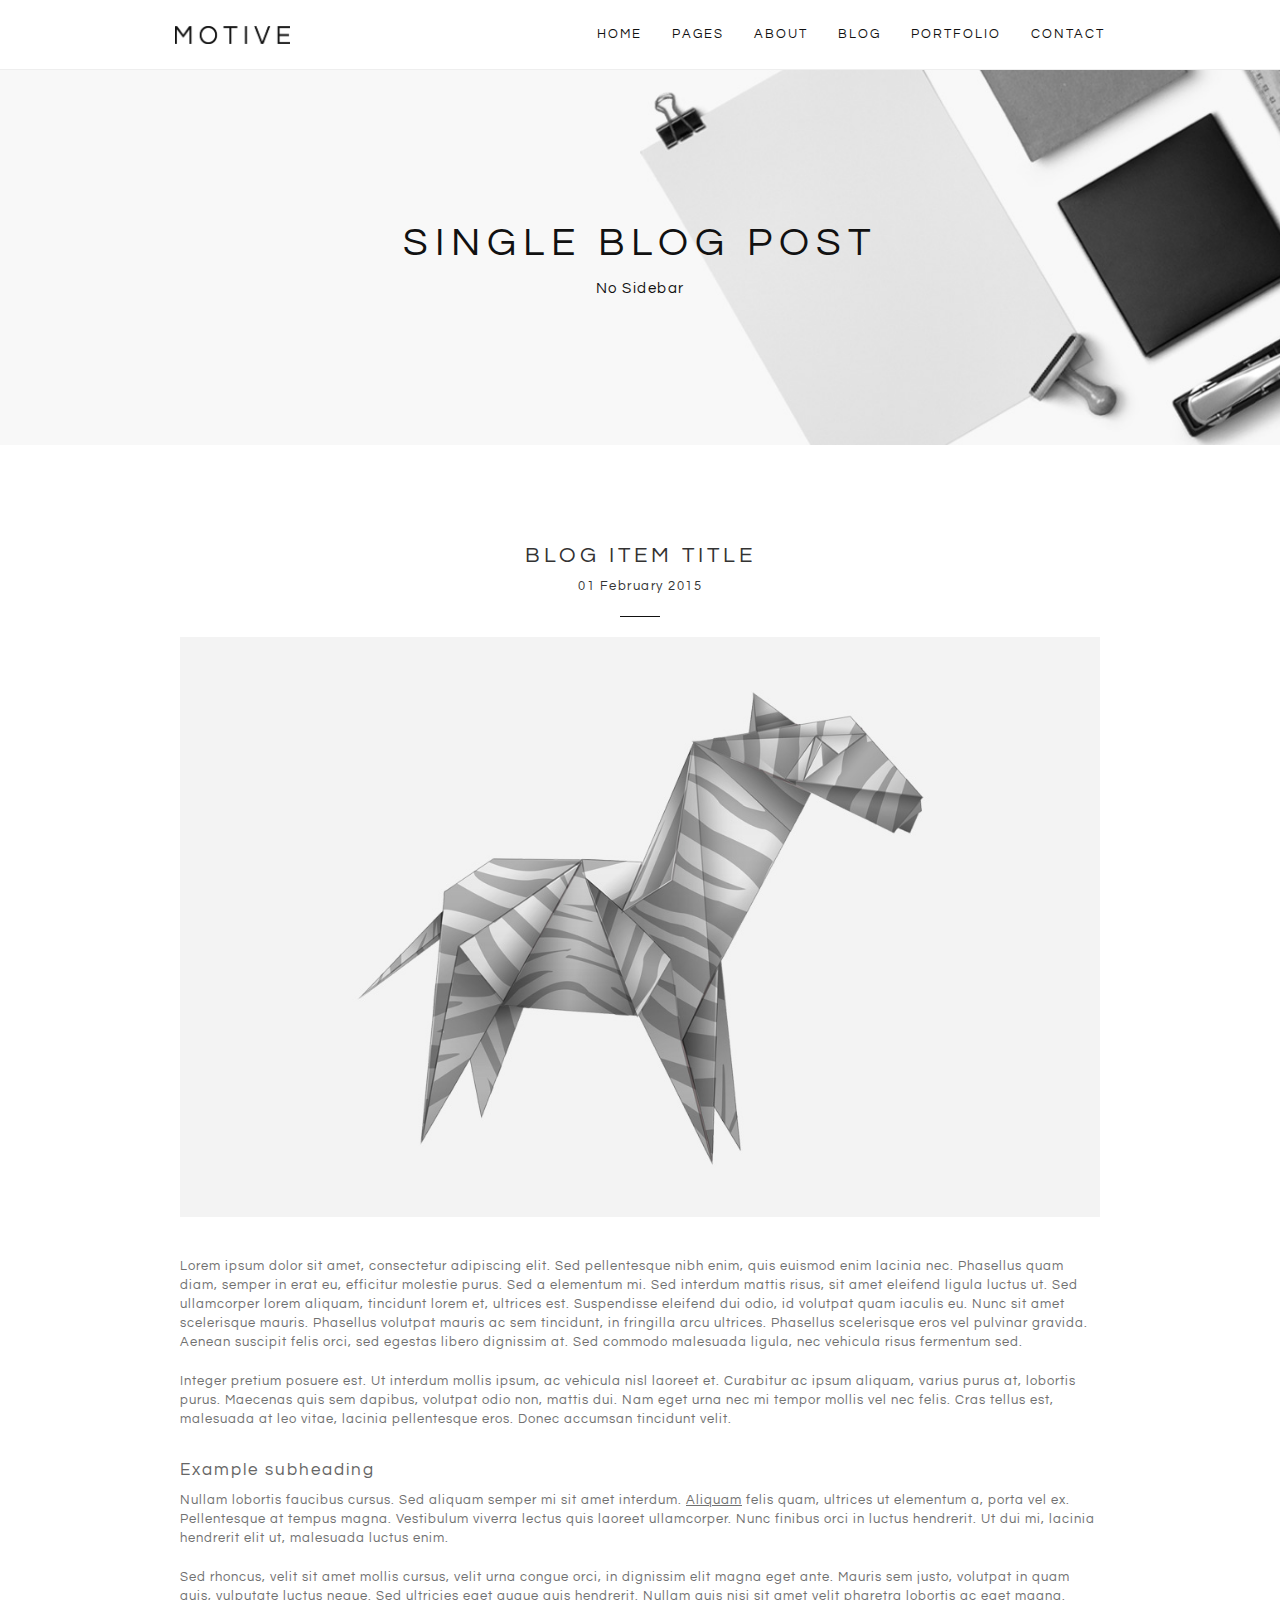
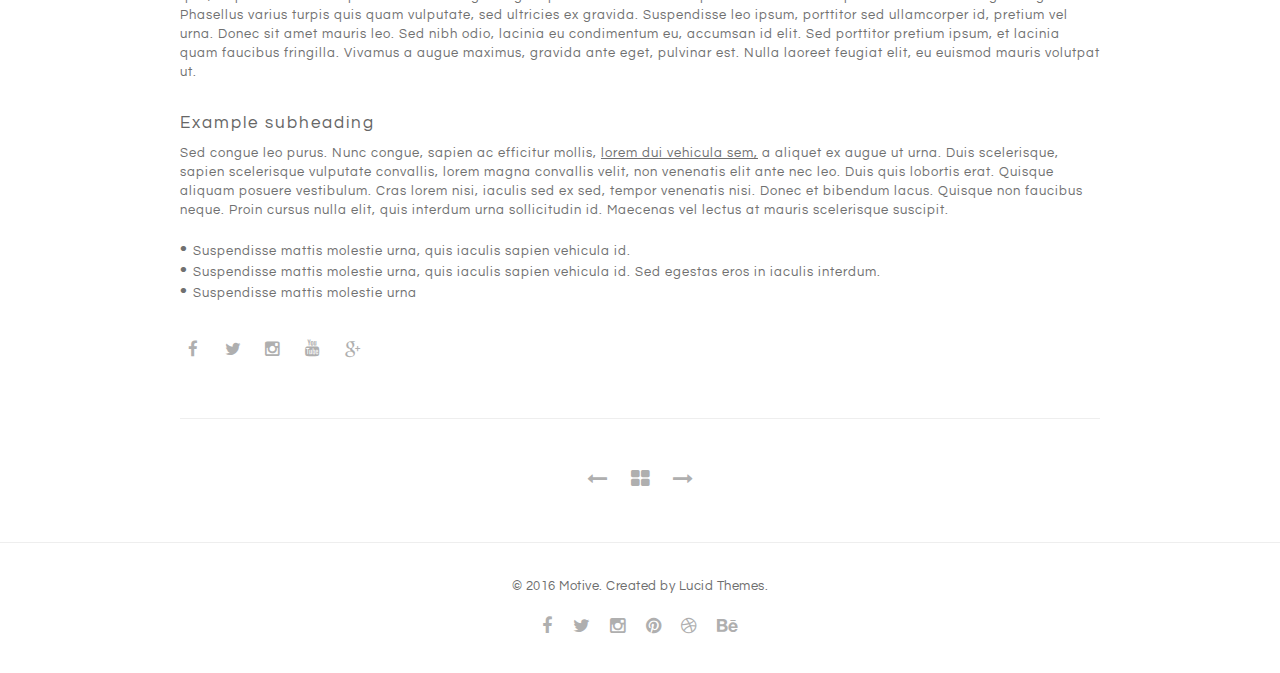
<file: single-blog-2.html>
<!DOCTYPE html>
<html lang="en">
<head>

<!-- page title -->
<title>Motive - Single Blog 2</title>

<!-- theme css --> 
<link href="assets/css/structure.css" rel="stylesheet" type="text/css" />
<link href="assets/css/style.css" rel="stylesheet" type="text/css" />
<link href="assets/css/responsive.css" rel="stylesheet" type="text/css" />

<!-- author -->
<meta name="author" content="Lucid Themes">
<!-- responsive meta tag -->
<meta name="viewport" content="width=device-width, initial-scale=1.0" />
<meta charset="UTF-8">

<!-- google font used -->
<link href='https://fonts.googleapis.com/css?family=Questrial' rel='stylesheet' type='text/css'>

</head>


<body>

<!-- header -->
<header>
	
	<div class="header-main header-wide">
		<div class="container clearfix">
		
			<div class="medium-header-container">
				<!-- Site logo -->
				<a href="index.html" id="site-logo"></a>
				<!-- Mobile burger icon -->
				<div id="mobile-nav-button" class="hidden-desk hidden-tab">
					<div id="mobile-nav-icon">
						<span></span>
						<span></span>
						<span></span>
						<span></span>
					</div>
				</div>
			</div>
			
			<!-- header nav menu -->
			<nav id="header-nav">
			
				<ul id="nav-ul" class="menu font-reg clearfix">
				
					<!-- Nav item - single tier drop down -->
					<li class="menu-item menu-item-has-children">
						<a href="index.html">Home<span class="sub-drop-icon fa fa-angle-down"></span></a>
						<ul class="sub-menu sub-menu-first">
							<li><a href="index.html">Slideshow</a></li>
							<li><a href="index-2.html">Banner image</a></li>
						</ul>
					</li>
					
					<!-- Nav item - with two tier drop down -->
					<li class="menu-item menu-item-has-children">
						<a href="">Pages<span class="sub-drop-icon fa fa-angle-down"></span></a>
						<ul class="sub-menu sub-menu-first">
							<li><a href="404.html">404 page</a></li>
							<li class="menu-item menu-item-has-children">
								<a href="sample-page-1.html">Standard page<span class="sub-drop-icon sub-second-drop fa fa-angle-down"></span></a>
								<ul class="sub-menu sub-second-tier">
									<li><a href="sample-page-1.html">Standard page 1</a></li>
									<li><a href="sample-page-2.html">Standard page 2</a></li>
								</ul>
							</li>
						</ul>
					</li>
					
					<!-- Nav item - no drop down -->
					<li class="menu-item"><a href="about.html">About</a></li>
					
					<!-- Nav item - with two tier drop down -->
					<li class="menu-item menu-item-has-children">
						<a href="blog-1.html">Blog<span class="sub-drop-icon fa fa-angle-down"></span></a>
						<ul class="sub-menu sub-menu-first">
							<li><a href="blog-1.html">Right sidebar</a></li>
							<li><a href="blog-2.html">No sidebar</a></li>
							<li><a href="blog-3.html">Grid layout</a></li>
							
							<li class="menu-item menu-item-has-children">
								<a href="single-blog-1.html">Single blog<span class="sub-drop-icon sub-second-drop fa fa-angle-down"></span></a>
								<ul class="sub-menu sub-second-tier">
									<li><a href="single-blog-1.html">Right sidebar</a></li>
									<li><a href="single-blog-2.html">No sidebar</a></li>
								</ul>
							</li>
							
						</ul>
					</li>
					
					<!-- Nav item - single tier drop down -->
					<li class="menu-item menu-item-has-children">
						<a href="portfolio-1.html">Portfolio<span class="sub-drop-icon fa fa-angle-down"></span></a>
						<ul class="sub-menu sub-menu-first">
							<li><a href="portfolio-1.html">Original</a></li>
							<li><a href="portfolio-2.html">Wide layout</a></li>
							<li><a href="single-portfolio.html">Single portfolio</a></li>
						</ul>
					</li>
					
					<!-- Nav item - no drop down -->
					<li class="menu-item"><a href="contact.html">Contact</a></li>
					
				</ul>
			
			</nav>
			
		</div>
	</div>
	
</header>


<div id="main-content">
	
	
	<!-- page head section -->
	<section class="page-header" style="background-image:url('assets/img/page_header_placeholder.jpg');">
		<div class="page-head-inside">
			<div class="container">
				<h1 class="font-reg">Single blog post</h1>
				<p class="font-reg">No Sidebar</p>
			</div>
		</div>
	</section>
	
	
	<!-- page content -->
	<div class="page-section single-blog">
		<section class="single-blog-main">
			<div class="container">
				
				<div class="row">
				
					<!-- page col space left -->
					<div class="col-xlarge-1"></div>
				
					<div class="col-xlarge-10">
					
						<!-- post title -->
						<div class="single-blog-title">
							<h2 class="font-reg">blog item title</h2>
							<p class="font-reg">01 February 2015</p>
						</div>
					
						<!-- post image -->
						<img src="assets/img/blog_placeholder_2.jpg" alt="" class="single-image image" />
						
						<!-- post content -->
						<div class="page-content single-news-content">
							<p>Lorem ipsum dolor sit amet, consectetur adipiscing elit. Sed pellentesque nibh enim, quis euismod enim lacinia nec. Phasellus quam diam, semper in erat eu, efficitur molestie purus. Sed a elementum mi. Sed interdum mattis risus, sit amet eleifend ligula luctus ut. Sed ullamcorper lorem aliquam, tincidunt lorem et, ultrices est. Suspendisse eleifend dui odio, id volutpat quam iaculis eu. Nunc sit amet scelerisque mauris. Phasellus volutpat mauris ac sem tincidunt, in fringilla arcu ultrices. Phasellus scelerisque eros vel pulvinar gravida. Aenean suscipit felis orci, sed egestas libero dignissim at. Sed commodo malesuada ligula, nec vehicula risus fermentum sed.</p>
							<p>Integer pretium posuere est. Ut interdum mollis ipsum, ac vehicula nisl laoreet et. Curabitur ac ipsum aliquam, varius purus at, lobortis purus. Maecenas quis sem dapibus, volutpat odio non, mattis dui. Nam eget urna nec mi tempor mollis vel nec felis. Cras tellus est, malesuada at leo vitae, lacinia pellentesque eros. Donec accumsan tincidunt velit.</p>
							<h3>Example subheading</h3>
							<p>Nullam lobortis faucibus cursus. Sed aliquam semper mi sit amet interdum. <a href="">Aliquam</a> felis quam, ultrices ut elementum a, porta vel ex. Pellentesque at tempus magna. Vestibulum viverra lectus quis laoreet ullamcorper. Nunc finibus orci in luctus hendrerit. Ut dui mi, lacinia hendrerit elit ut, malesuada luctus enim.</p>
							<p>Sed rhoncus, velit sit amet mollis cursus, velit urna congue orci, in dignissim elit magna eget ante. Mauris sem justo, volutpat in quam quis, vulputate luctus neque. Sed ultricies eget augue quis hendrerit. Nullam quis nisi sit amet velit pharetra lobortis ac eget magna. Phasellus varius turpis quis quam vulputate, sed ultricies ex gravida. Suspendisse leo ipsum, porttitor sed ullamcorper id, pretium vel urna. Donec sit amet mauris leo. Sed nibh odio, lacinia eu condimentum eu, accumsan id elit. Sed porttitor pretium ipsum, et lacinia quam faucibus fringilla. Vivamus a augue maximus, gravida ante eget, pulvinar est. Nulla laoreet feugiat elit, eu euismod mauris volutpat ut.</p>
							<h3>Example subheading</h3>
							<p>Sed congue leo purus. Nunc congue, sapien ac efficitur mollis, <a href="">lorem dui vehicula sem,</a> a aliquet ex augue ut urna. Duis scelerisque, sapien scelerisque vulputate convallis, lorem magna convallis velit, non venenatis elit ante nec leo. Duis quis lobortis erat. Quisque aliquam posuere vestibulum. Cras lorem nisi, iaculis sed ex sed, tempor venenatis nisi. Donec et bibendum lacus. Quisque non faucibus neque. Proin cursus nulla elit, quis interdum urna sollicitudin id. Maecenas vel lectus at mauris scelerisque suscipit.</p>
							<ul>
								<li>Suspendisse mattis molestie urna, quis iaculis sapien vehicula id.</li>
								<li>Suspendisse mattis molestie urna, quis iaculis sapien vehicula id. Sed egestas eros in iaculis interdum.</li>
								<li>Suspendisse mattis molestie urna</li>
							</ul>
						</div>
						
						<!-- post share -->
						<div id="post-share" class="small-social clearfix">
							<a href="" class="social-item hov-bk" target="_blank"><span class="fa fa-facebook"></span></a>
							<a href="" class="social-item hov-bk" target="_blank"><span class="fa fa-twitter"></span></a>
							<a href="" class="social-item hov-bk" target="_blank"><span class="fa fa-instagram"></span></a>
							<a href="" class="social-item hov-bk" target="_blank"><span class="fa fa-youtube"></span></a>
							<a href="" class="social-item hov-bk" target="_blank"><span class="fa fa-google-plus"></span></a>
						</div>
						
						<!-- post navigation -->
						<section class="post-navigation">
							<div class="post-navigation-inner">
								<a href=""><i class="fa fa-long-arrow-left"></i></a>
								<a href="blog-1.html"><i class="fa fa-th-large"></i></a>
								<a href=""><i class="fa fa-long-arrow-right"></i></a>
							</div>
						</section>
						
					</div>
					
					<!-- page col space left -->
					<div class="col-xlarge-1"></div>
					
				</div>
				
			</div>
		</section>
	</div>

</div>


<!-- footer -->
<footer>

	<div class="footer-main">
		<div class="container clearfix">
		
			<!-- copyright text -->
			<p class="font-reg">© 2016 Motive. <a href="http://www.lucid-themes.com" target="_blank">Created by Lucid Themes.</a></p>
			
			<!-- footer social icons -->
			<ul class="footer-social">
				<li><a href="https://www.facebook.com/LucidThemes" target="_blank"><i class="fa fa-facebook"></i></a></li>
				<li><a href="https://twitter.com/Lucid_Themes" target="_blank"><i class="fa fa-twitter"></i></a></li>
				<li><a href="https://www.instagram.com/lucid_themes/" target="_blank"><i class="fa fa-instagram"></i></a></li>
				<li><a href="#" target="_blank"><i class="fa fa-pinterest"></i></a></li>
				<li><a href="#" target="_blank"><i class="fa fa-dribbble"></i></a></li>
				<li><a href="#" target="_blank"><i class="fa fa-behance"></i></a></li>
			</ul>
			
			<!-- scroll to top -->
			<div id="scroll-top">
				<span class="fa fa-angle-up"></span>
			</div>
			
		</div>
	</div>

</footer>



<script type="text/javascript" src="http://ajax.googleapis.com/ajax/libs/jquery/2.0.0/jquery.min.js"></script>
<script type="text/javascript" src="assets/js/main.js"></script>

</body>
</html>
</file>
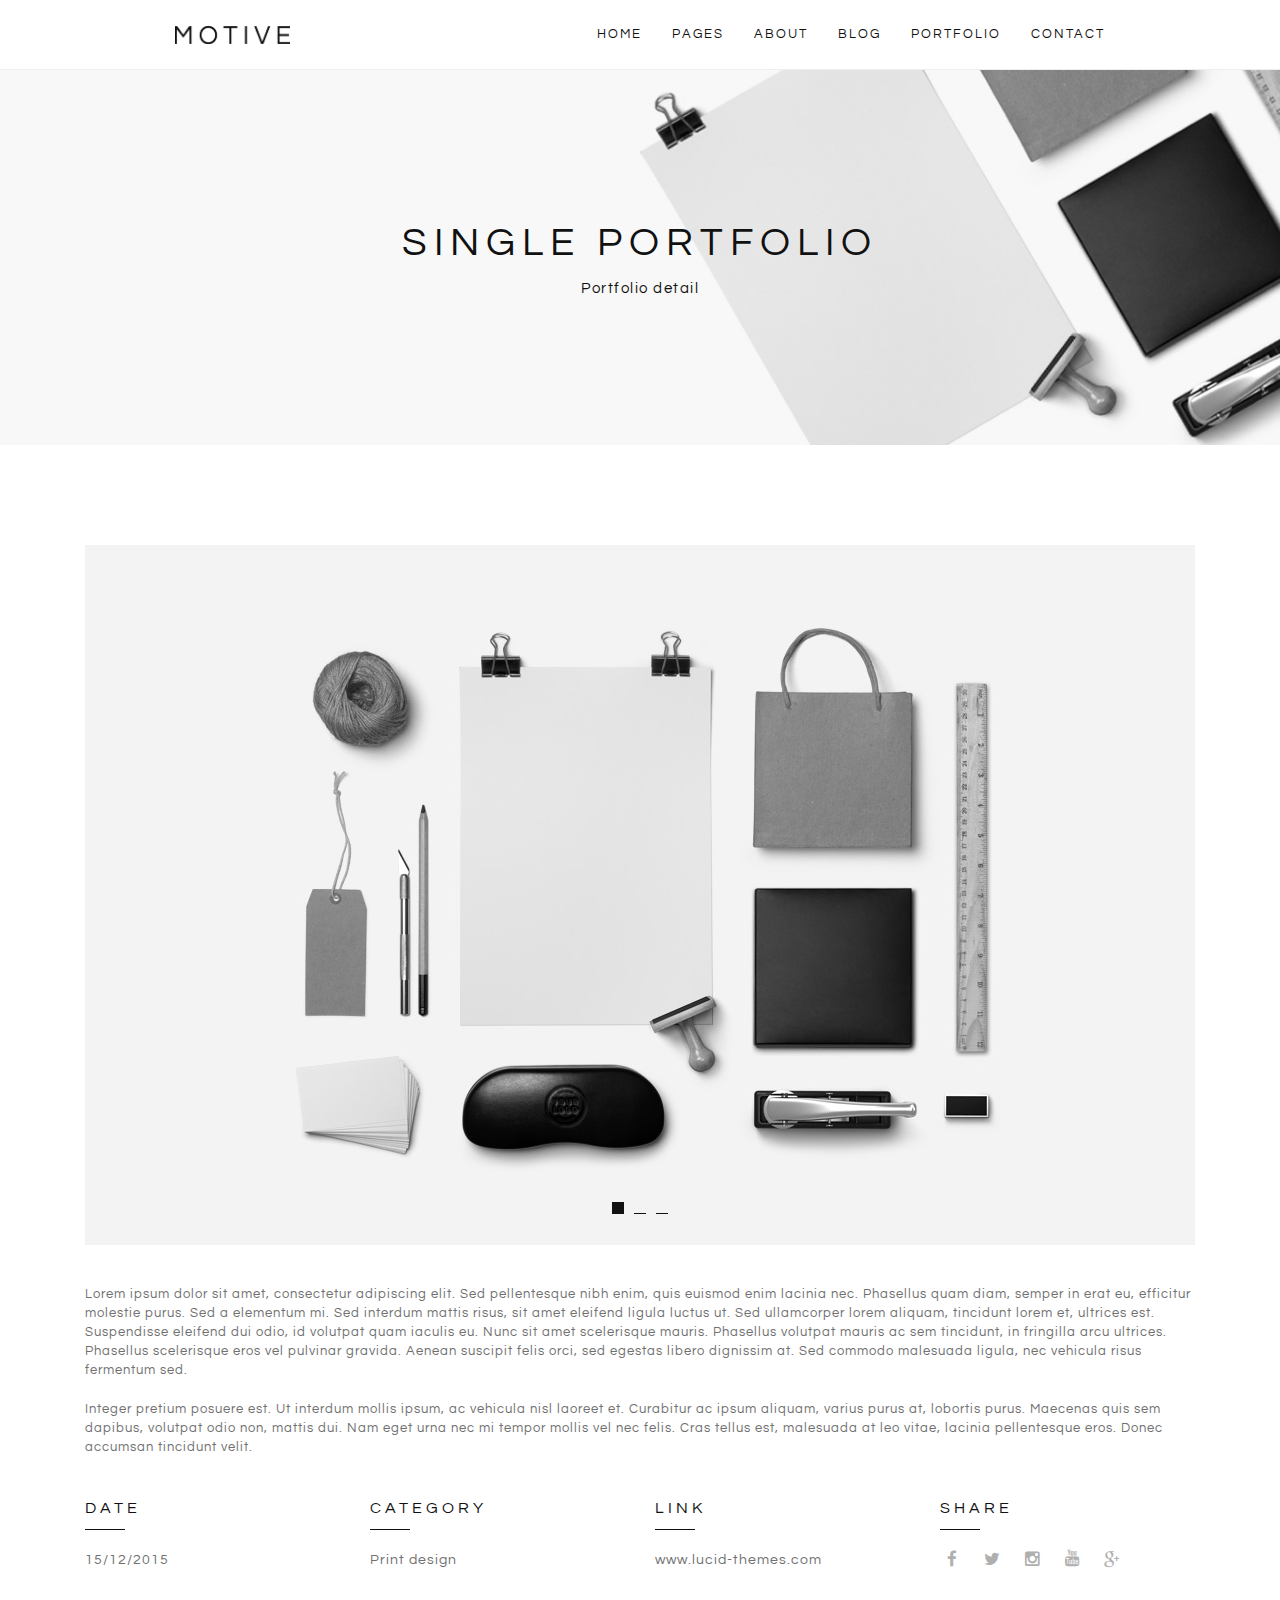
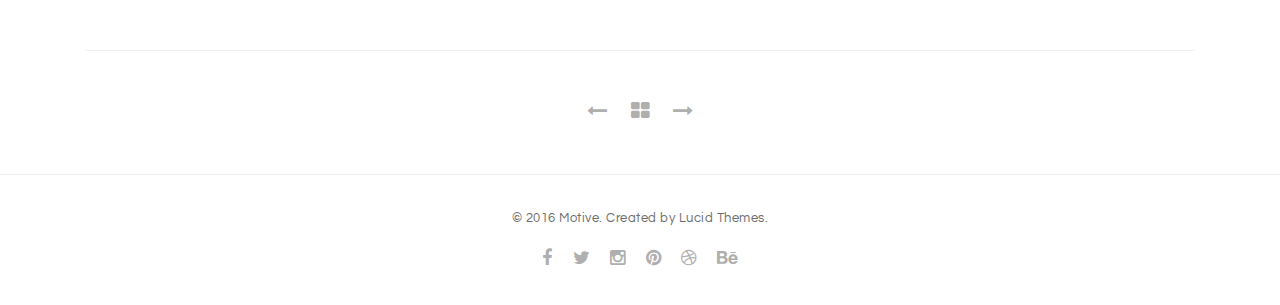
<file: single-portfolio.html>
<!DOCTYPE html>
<html lang="en">
<head>

<!-- page title -->
<title>Motive - Single portfolio</title>

<!-- theme css --> 
<link href="assets/css/structure.css" rel="stylesheet" type="text/css" />
<link href="assets/css/style.css" rel="stylesheet" type="text/css" />
<link href="assets/css/responsive.css" rel="stylesheet" type="text/css" />
<!-- carousel css -->
<link href="assets/js/lib/owl-carousel/owl.carousel.css" rel="stylesheet">

<!-- author -->
<meta name="author" content="Lucid Themes">
<!-- responsive meta tag -->
<meta name="viewport" content="width=device-width, initial-scale=1.0" />
<meta charset="UTF-8">

<!-- google font used -->
<link href='https://fonts.googleapis.com/css?family=Questrial' rel='stylesheet' type='text/css'>

</head>


<body>

<!-- header -->
<header>
	
	<div class="header-main header-wide">
		<div class="container clearfix">
		
			<div class="medium-header-container">
				<!-- Site logo -->
				<a href="index.html" id="site-logo"></a>
				<!-- Mobile burger icon -->
				<div id="mobile-nav-button" class="hidden-desk hidden-tab">
					<div id="mobile-nav-icon">
						<span></span>
						<span></span>
						<span></span>
						<span></span>
					</div>
				</div>
			</div>
			
			<!-- header nav menu -->
			<nav id="header-nav">
			
				<ul id="nav-ul" class="menu font-reg clearfix">
				
					<!-- Nav item - single tier drop down -->
					<li class="menu-item menu-item-has-children">
						<a href="index.html">Home<span class="sub-drop-icon fa fa-angle-down"></span></a>
						<ul class="sub-menu sub-menu-first">
							<li><a href="index.html">Slideshow</a></li>
							<li><a href="index-2.html">Banner image</a></li>
						</ul>
					</li>
					
					<!-- Nav item - with two tier drop down -->
					<li class="menu-item menu-item-has-children">
						<a href="">Pages<span class="sub-drop-icon fa fa-angle-down"></span></a>
						<ul class="sub-menu sub-menu-first">
							<li><a href="404.html">404 page</a></li>
							<li class="menu-item menu-item-has-children">
								<a href="sample-page-1.html">Standard page<span class="sub-drop-icon sub-second-drop fa fa-angle-down"></span></a>
								<ul class="sub-menu sub-second-tier">
									<li><a href="sample-page-1.html">Standard page 1</a></li>
									<li><a href="sample-page-2.html">Standard page 2</a></li>
								</ul>
							</li>
						</ul>
					</li>
					
					<!-- Nav item - no drop down -->
					<li class="menu-item"><a href="about.html">About</a></li>
					
					<!-- Nav item - with two tier drop down -->
					<li class="menu-item menu-item-has-children">
						<a href="blog-1.html">Blog<span class="sub-drop-icon fa fa-angle-down"></span></a>
						<ul class="sub-menu sub-menu-first">
							<li><a href="blog-1.html">Right sidebar</a></li>
							<li><a href="blog-2.html">No sidebar</a></li>
							<li><a href="blog-3.html">Grid layout</a></li>
							
							<li class="menu-item menu-item-has-children">
								<a href="single-blog-1.html">Single blog<span class="sub-drop-icon sub-second-drop fa fa-angle-down"></span></a>
								<ul class="sub-menu sub-second-tier">
									<li><a href="single-blog-1.html">Right sidebar</a></li>
									<li><a href="single-blog-2.html">No sidebar</a></li>
								</ul>
							</li>
							
						</ul>
					</li>
					
					<!-- Nav item - single tier drop down -->
					<li class="menu-item menu-item-has-children">
						<a href="portfolio-1.html">Portfolio<span class="sub-drop-icon fa fa-angle-down"></span></a>
						<ul class="sub-menu sub-menu-first">
							<li><a href="portfolio-1.html">Original</a></li>
							<li><a href="portfolio-2.html">Wide layout</a></li>
							<li><a href="single-portfolio.html">Single portfolio</a></li>
						</ul>
					</li>
					
					<!-- Nav item - no drop down -->
					<li class="menu-item"><a href="contact.html">Contact</a></li>
					
				</ul>
			
			</nav>
			
		</div>
	</div>
	
</header>


<div id="main-content">
	
	
	<!-- page head section -->
	<section class="page-header" style="background-image:url('assets/img/page_header_placeholder.jpg');">
		<div class="page-head-inside">
			<div class="container">
				<h1 class="font-reg">Single portfolio</h1>
				<p class="font-reg">Portfolio detail</p>
			</div>
		</div>
	</section>
	
	
	<!-- page content -->
	<section class="page-section single-portfolio">
		<div class="container">
		
			<div id="portfolio-slideshow-outer">
			
				<!-- Previous slide button -->
				<span class="slideshow-btn previous-slide-btn fa fa-long-arrow-left"></span>
			
				<!-- Single portfolio slideshow -->
				<div id="portfolio-slideshow" class="carousel" data-autoplay="false" data-autoplay-speed="5000">
				
					<!-- slide example 1 -->
					<div class="portfolio-slide">
						<img src="assets/img/blog_placeholder_1.jpg" class="image" alt="" />
					</div>
					
					<!-- slide example 2 -->
					<div class="portfolio-slide">
						<img src="assets/img/blog_placeholder_2.jpg" class="image" alt="" />
					</div>
					
					<!-- slide example 3 -->
					<div class="portfolio-slide">
						<img src="assets/img/blog_placeholder_3.jpg" class="image" alt="" />
					</div>
				
				</div>
				
				<!-- Next slide button -->
				<span class="slideshow-btn next-slide-btn fa fa-long-arrow-right"></span>
			
			</div>
		
		
			<!-- Single portfolio text content -->
			<div class="page-content">
				<p>Lorem ipsum dolor sit amet, consectetur adipiscing elit. Sed pellentesque nibh enim, quis euismod enim lacinia nec. Phasellus quam diam, semper in erat eu, efficitur molestie purus. Sed a elementum mi. Sed interdum mattis risus, sit amet eleifend ligula luctus ut. Sed ullamcorper lorem aliquam, tincidunt lorem et, ultrices est. Suspendisse eleifend dui odio, id volutpat quam iaculis eu. Nunc sit amet scelerisque mauris. Phasellus volutpat mauris ac sem tincidunt, in fringilla arcu ultrices. Phasellus scelerisque eros vel pulvinar gravida. Aenean suscipit felis orci, sed egestas libero dignissim at. Sed commodo malesuada ligula, nec vehicula risus fermentum sed.</p>
				<p>Integer pretium posuere est. Ut interdum mollis ipsum, ac vehicula nisl laoreet et. Curabitur ac ipsum aliquam, varius purus at, lobortis purus. Maecenas quis sem dapibus, volutpat odio non, mattis dui. Nam eget urna nec mi tempor mollis vel nec felis. Cras tellus est, malesuada at leo vitae, lacinia pellentesque eros. Donec accumsan tincidunt velit.</p>
			</div>	
					
			
			<!-- Portfolio detail items -->
			<div class="row">
			
				<!-- detail item example 1 -->
				<div class="col-xlarge-3 col-medium-6">
					<div class="single-detail-item font-reg">
						<h3>Date</h3>
						<p>15/12/2015</p>
					</div>
				</div>
				
				<!-- detail item example 2 -->
				<div class="col-xlarge-3 col-medium-6">
					<div class="single-detail-item font-reg">
						<h3>Category</h3>
						<p>Print design</p>
					</div>
				</div>
				
				<!-- detail item example 3 -->
				<div class="col-xlarge-3 col-medium-6">
					<div class="single-detail-item font-reg">
						<h3>Link</h3>
						<a href="http://www.lucid-themes.com" target="_blank">www.lucid-themes.com</a>
					</div>
				</div>
				
				<!-- detail item example 4 - social icons -->
				<div class="col-xlarge-3 col-medium-6">
					<div class="single-detail-item font-reg">
						<h3>Share</h3>
						<!-- post share -->
						<div id="post-share" class="small-social clearfix">
							<a href="" class="social-item hov-bk" target="_blank"><span class="fa fa-facebook"></span></a>
							<a href="" class="social-item hov-bk" target="_blank"><span class="fa fa-twitter"></span></a>
							<a href="" class="social-item hov-bk" target="_blank"><span class="fa fa-instagram"></span></a>
							<a href="" class="social-item hov-bk" target="_blank"><span class="fa fa-youtube"></span></a>
							<a href="" class="social-item hov-bk" target="_blank"><span class="fa fa-google-plus"></span></a>
						</div>
					</div>
				</div>
			
			</div>
	
		</div>
		
		<!-- post navigation -->
		<section class="post-navigation">
			<div class="container">
				<div class="post-navigation-inner">
					<a href=""><i class="fa fa-long-arrow-left"></i></a>
					<a href="portfolio-1.html"><i class="fa fa-th-large"></i></a>
					<a href=""><i class="fa fa-long-arrow-right"></i></a>
				</div>
			</div>
		</section>
		
	</section>

</div>


<!-- footer -->
<footer>

	<div class="footer-main">
		<div class="container clearfix">
		
			<!-- copyright text -->
			<p class="font-reg">© 2016 Motive. <a href="http://www.lucid-themes.com" target="_blank">Created by Lucid Themes.</a></p>
			
			<!-- footer social icons -->
			<ul class="footer-social">
				<li><a href="https://www.facebook.com/LucidThemes" target="_blank"><i class="fa fa-facebook"></i></a></li>
				<li><a href="https://twitter.com/Lucid_Themes" target="_blank"><i class="fa fa-twitter"></i></a></li>
				<li><a href="https://www.instagram.com/lucid_themes/" target="_blank"><i class="fa fa-instagram"></i></a></li>
				<li><a href="#" target="_blank"><i class="fa fa-pinterest"></i></a></li>
				<li><a href="#" target="_blank"><i class="fa fa-dribbble"></i></a></li>
				<li><a href="#" target="_blank"><i class="fa fa-behance"></i></a></li>
			</ul>
			
			<!-- scroll to top -->
			<div id="scroll-top">
				<span class="fa fa-angle-up"></span>
			</div>
			
		</div>
	</div>

</footer>



<script type="text/javascript" src="http://ajax.googleapis.com/ajax/libs/jquery/2.0.0/jquery.min.js"></script>
<script type="text/javascript" src="assets/js/lib/owl-carousel/owl.carousel.min.js"></script>
<script type="text/javascript" src="assets/js/isotope.js"></script>
<script type="text/javascript" src="assets/js/main.js"></script>

</body>
</html>
</file>
<file: assets/css/structure.css>
/* --------------

Theme name: Motive
Author: Lucid Themes
Version: 1.0
Last change: 01/02/2016

-------------- */

html {-webkit-tap-highlight-color:rgba(0, 0, 0, 0);-webkit-font-smoothing: antialiased}
html{font-family:sans-serif;-ms-text-size-adjust:100%;-webkit-text-size-adjust:100%}body{margin:0}article,aside,details,figcaption,figure,footer,header,hgroup,main,nav,section,summary{display:block}audio,canvas,progress,video{display:inline-block;vertical-align:baseline}audio:not([controls]){display:none;height:0}[hidden],template{display:none}a{background:0 0}a:active,a:hover{outline:0}abbr[title]{border-bottom:1px dotted}b,strong{font-weight:700}dfn{font-style:italic}h1{font-size:2em;margin:.67em 0}mark{background:#ff0;color:#000}small{font-size:80%}sub,sup{font-size:75%;line-height:0;position:relative;vertical-align:baseline}sup{top:-.5em}sub{bottom:-.25em}img{border:0}svg:not(:root){overflow:hidden}figure{margin:1em 40px}hr{-moz-box-sizing:content-box;box-sizing:content-box;height:0}pre{overflow:auto}code,kbd,pre,samp{font-family:monospace,monospace;font-size:1em}button,input,optgroup,select,textarea{color:inherit;font:inherit;margin:0}button{overflow:visible}button,select{text-transform:none}button,html input[type=button],input[type=reset],input[type=submit]{-webkit-appearance:button;cursor:pointer}button[disabled],html input[disabled]{cursor:default}button::-moz-focus-inner,input::-moz-focus-inner{border:0;padding:0}input{line-height:normal}input[type=checkbox],input[type=radio]{box-sizing:border-box;padding:0}input[type=number]::-webkit-inner-spin-button,input[type=number]::-webkit-outer-spin-button{height:auto}input[type=search]{-webkit-appearance:textfield;-moz-box-sizing:content-box;-webkit-box-sizing:content-box;box-sizing:content-box}input[type=search]::-webkit-search-cancel-button,input[type=search]::-webkit-search-decoration{-webkit-appearance:none}fieldset{border:1px solid silver;margin:0 2px;padding:.35em .625em .75em}legend{border:0;padding:0}textarea{overflow:auto}optgroup{font-weight:700}table{border-collapse:collapse;border-spacing:0}td,th{padding:0}

body {-webkit-print-color-adjust:exact;font-size:13px;line-height:1.5;color:#333}

.container {margin:0 auto;padding:0 15px}

*,*:before,*:after{-webkit-box-sizing:border-box;-moz-box-sizing:border-box;box-sizing:border-box;}
*:focus, a:focus {outline:0}

.row{margin-left:-15px;margin-right:-15px}
.row:before,.row:after{content:" ";display:table}
.row:after{clear:both}

.clear {clear:both}
.clearfix:after{content:'';display:block;font-size:0;height:0;clear:both}

*[class*="col-"] {position:relative;min-height:1px;padding:0 15px;}

@font-face{font-family:'FontAwesome';src:url('../fonts/fontawesome-webfont.eot?v=4.3.0');src:url('../fonts/fontawesome-webfont.eot?#iefix&v=4.3.0') format('embedded-opentype'),url('../fonts/fontawesome-webfont.woff2?v=4.3.0') format('woff2'),url('../fonts/fontawesome-webfont.woff?v=4.3.0') format('woff'),url('../fonts/fontawesome-webfont.ttf?v=4.3.0') format('truetype'),url('../fonts/fontawesome-webfont.svg?v=4.3.0#fontawesomeregular') format('svg');font-weight:normal;font-style:normal}.fa{display:inline-block;font:normal normal normal 14px/1 FontAwesome;font-size:inherit;text-rendering:auto;-webkit-font-smoothing:antialiased;-moz-osx-font-smoothing:grayscale;transform:translate(0, 0)}.fa-lg{font-size:1.33333333em;line-height:.75em;vertical-align:-15%}.fa-2x{font-size:2em}.fa-3x{font-size:3em}.fa-4x{font-size:4em}.fa-5x{font-size:5em}.fa-fw{width:1.28571429em;text-align:center}.fa-ul{padding-left:0;margin-left:2.14285714em;list-style-type:none}.fa-ul>li{position:relative}.fa-li{position:absolute;left:-2.14285714em;width:2.14285714em;top:.14285714em;text-align:center}.fa-li.fa-lg{left:-1.85714286em}.fa-border{padding:.2em .25em .15em;border:solid .08em #eee;border-radius:.1em}.pull-right{float:right}.pull-left{float:left}.fa.pull-left{margin-right:.3em}.fa.pull-right{margin-left:.3em}.fa-spin{-webkit-animation:fa-spin 2s infinite linear;animation:fa-spin 2s infinite linear}.fa-pulse{-webkit-animation:fa-spin 1s infinite steps(8);animation:fa-spin 1s infinite steps(8)}@-webkit-keyframes fa-spin{0%{-webkit-transform:rotate(0deg);transform:rotate(0deg)}100%{-webkit-transform:rotate(359deg);transform:rotate(359deg)}}@keyframes fa-spin{0%{-webkit-transform:rotate(0deg);transform:rotate(0deg)}100%{-webkit-transform:rotate(359deg);transform:rotate(359deg)}}.fa-rotate-90{filter:progid:DXImageTransform.Microsoft.BasicImage(rotation=1);-webkit-transform:rotate(90deg);-ms-transform:rotate(90deg);transform:rotate(90deg)}.fa-rotate-180{filter:progid:DXImageTransform.Microsoft.BasicImage(rotation=2);-webkit-transform:rotate(180deg);-ms-transform:rotate(180deg);transform:rotate(180deg)}.fa-rotate-270{filter:progid:DXImageTransform.Microsoft.BasicImage(rotation=3);-webkit-transform:rotate(270deg);-ms-transform:rotate(270deg);transform:rotate(270deg)}.fa-flip-horizontal{filter:progid:DXImageTransform.Microsoft.BasicImage(rotation=0, mirror=1);-webkit-transform:scale(-1, 1);-ms-transform:scale(-1, 1);transform:scale(-1, 1)}.fa-flip-vertical{filter:progid:DXImageTransform.Microsoft.BasicImage(rotation=2, mirror=1);-webkit-transform:scale(1, -1);-ms-transform:scale(1, -1);transform:scale(1, -1)}:root .fa-rotate-90,:root .fa-rotate-180,:root .fa-rotate-270,:root .fa-flip-horizontal,:root .fa-flip-vertical{filter:none}.fa-stack{position:relative;display:inline-block;width:2em;height:2em;line-height:2em;vertical-align:middle}.fa-stack-1x,.fa-stack-2x{position:absolute;left:0;width:100%;text-align:center}.fa-stack-1x{line-height:inherit}.fa-stack-2x{font-size:2em}.fa-inverse{color:#fff}.fa-glass:before{content:"\f000"}.fa-music:before{content:"\f001"}.fa-search:before{content:"\f002"}.fa-envelope-o:before{content:"\f003"}.fa-heart:before{content:"\f004"}.fa-star:before{content:"\f005"}.fa-star-o:before{content:"\f006"}.fa-user:before{content:"\f007"}.fa-film:before{content:"\f008"}.fa-th-large:before{content:"\f009"}.fa-th:before{content:"\f00a"}.fa-th-list:before{content:"\f00b"}.fa-check:before{content:"\f00c"}.fa-remove:before,.fa-close:before,.fa-times:before{content:"\f00d"}.fa-search-plus:before{content:"\f00e"}.fa-search-minus:before{content:"\f010"}.fa-power-off:before{content:"\f011"}.fa-signal:before{content:"\f012"}.fa-gear:before,.fa-cog:before{content:"\f013"}.fa-trash-o:before{content:"\f014"}.fa-home:before{content:"\f015"}.fa-file-o:before{content:"\f016"}.fa-clock-o:before{content:"\f017"}.fa-road:before{content:"\f018"}.fa-download:before{content:"\f019"}.fa-arrow-circle-o-down:before{content:"\f01a"}.fa-arrow-circle-o-up:before{content:"\f01b"}.fa-inbox:before{content:"\f01c"}.fa-play-circle-o:before{content:"\f01d"}.fa-rotate-right:before,.fa-repeat:before{content:"\f01e"}.fa-refresh:before{content:"\f021"}.fa-list-alt:before{content:"\f022"}.fa-lock:before{content:"\f023"}.fa-flag:before{content:"\f024"}.fa-headphones:before{content:"\f025"}.fa-volume-off:before{content:"\f026"}.fa-volume-down:before{content:"\f027"}.fa-volume-up:before{content:"\f028"}.fa-qrcode:before{content:"\f029"}.fa-barcode:before{content:"\f02a"}.fa-tag:before{content:"\f02b"}.fa-tags:before{content:"\f02c"}.fa-book:before{content:"\f02d"}.fa-bookmark:before{content:"\f02e"}.fa-print:before{content:"\f02f"}.fa-camera:before{content:"\f030"}.fa-font:before{content:"\f031"}.fa-bold:before{content:"\f032"}.fa-italic:before{content:"\f033"}.fa-text-height:before{content:"\f034"}.fa-text-width:before{content:"\f035"}.fa-align-left:before{content:"\f036"}.fa-align-center:before{content:"\f037"}.fa-align-right:before{content:"\f038"}.fa-align-justify:before{content:"\f039"}.fa-list:before{content:"\f03a"}.fa-dedent:before,.fa-outdent:before{content:"\f03b"}.fa-indent:before{content:"\f03c"}.fa-video-camera:before{content:"\f03d"}.fa-photo:before,.fa-image:before,.fa-picture-o:before{content:"\f03e"}.fa-pencil:before{content:"\f040"}.fa-map-marker:before{content:"\f041"}.fa-adjust:before{content:"\f042"}.fa-tint:before{content:"\f043"}.fa-edit:before,.fa-pencil-square-o:before{content:"\f044"}.fa-share-square-o:before{content:"\f045"}.fa-check-square-o:before{content:"\f046"}.fa-arrows:before{content:"\f047"}.fa-step-backward:before{content:"\f048"}.fa-fast-backward:before{content:"\f049"}.fa-backward:before{content:"\f04a"}.fa-play:before{content:"\f04b"}.fa-pause:before{content:"\f04c"}.fa-stop:before{content:"\f04d"}.fa-forward:before{content:"\f04e"}.fa-fast-forward:before{content:"\f050"}.fa-step-forward:before{content:"\f051"}.fa-eject:before{content:"\f052"}.fa-chevron-left:before{content:"\f053"}.fa-chevron-right:before{content:"\f054"}.fa-plus-circle:before{content:"\f055"}.fa-minus-circle:before{content:"\f056"}.fa-times-circle:before{content:"\f057"}.fa-check-circle:before{content:"\f058"}.fa-question-circle:before{content:"\f059"}.fa-info-circle:before{content:"\f05a"}.fa-crosshairs:before{content:"\f05b"}.fa-times-circle-o:before{content:"\f05c"}.fa-check-circle-o:before{content:"\f05d"}.fa-ban:before{content:"\f05e"}.fa-arrow-left:before{content:"\f060"}.fa-arrow-right:before{content:"\f061"}.fa-arrow-up:before{content:"\f062"}.fa-arrow-down:before{content:"\f063"}.fa-mail-forward:before,.fa-share:before{content:"\f064"}.fa-expand:before{content:"\f065"}.fa-compress:before{content:"\f066"}.fa-plus:before{content:"\f067"}.fa-minus:before{content:"\f068"}.fa-asterisk:before{content:"\f069"}.fa-exclamation-circle:before{content:"\f06a"}.fa-gift:before{content:"\f06b"}.fa-leaf:before{content:"\f06c"}.fa-fire:before{content:"\f06d"}.fa-eye:before{content:"\f06e"}.fa-eye-slash:before{content:"\f070"}.fa-warning:before,.fa-exclamation-triangle:before{content:"\f071"}.fa-plane:before{content:"\f072"}.fa-calendar:before{content:"\f073"}.fa-random:before{content:"\f074"}.fa-comment:before{content:"\f075"}.fa-magnet:before{content:"\f076"}.fa-chevron-up:before{content:"\f077"}.fa-chevron-down:before{content:"\f078"}.fa-retweet:before{content:"\f079"}.fa-shopping-cart:before{content:"\f07a"}.fa-folder:before{content:"\f07b"}.fa-folder-open:before{content:"\f07c"}.fa-arrows-v:before{content:"\f07d"}.fa-arrows-h:before{content:"\f07e"}.fa-bar-chart-o:before,.fa-bar-chart:before{content:"\f080"}.fa-twitter-square:before{content:"\f081"}.fa-facebook-square:before{content:"\f082"}.fa-camera-retro:before{content:"\f083"}.fa-key:before{content:"\f084"}.fa-gears:before,.fa-cogs:before{content:"\f085"}.fa-comments:before{content:"\f086"}.fa-thumbs-o-up:before{content:"\f087"}.fa-thumbs-o-down:before{content:"\f088"}.fa-star-half:before{content:"\f089"}.fa-heart-o:before{content:"\f08a"}.fa-sign-out:before{content:"\f08b"}.fa-linkedin-square:before{content:"\f08c"}.fa-thumb-tack:before{content:"\f08d"}.fa-external-link:before{content:"\f08e"}.fa-sign-in:before{content:"\f090"}.fa-trophy:before{content:"\f091"}.fa-github-square:before{content:"\f092"}.fa-upload:before{content:"\f093"}.fa-lemon-o:before{content:"\f094"}.fa-phone:before{content:"\f095"}.fa-square-o:before{content:"\f096"}.fa-bookmark-o:before{content:"\f097"}.fa-phone-square:before{content:"\f098"}.fa-twitter:before{content:"\f099"}.fa-facebook-f:before,.fa-facebook:before{content:"\f09a"}.fa-github:before{content:"\f09b"}.fa-unlock:before{content:"\f09c"}.fa-credit-card:before{content:"\f09d"}.fa-rss:before{content:"\f09e"}.fa-hdd-o:before{content:"\f0a0"}.fa-bullhorn:before{content:"\f0a1"}.fa-bell:before{content:"\f0f3"}.fa-certificate:before{content:"\f0a3"}.fa-hand-o-right:before{content:"\f0a4"}.fa-hand-o-left:before{content:"\f0a5"}.fa-hand-o-up:before{content:"\f0a6"}.fa-hand-o-down:before{content:"\f0a7"}.fa-arrow-circle-left:before{content:"\f0a8"}.fa-arrow-circle-right:before{content:"\f0a9"}.fa-arrow-circle-up:before{content:"\f0aa"}.fa-arrow-circle-down:before{content:"\f0ab"}.fa-globe:before{content:"\f0ac"}.fa-wrench:before{content:"\f0ad"}.fa-tasks:before{content:"\f0ae"}.fa-filter:before{content:"\f0b0"}.fa-briefcase:before{content:"\f0b1"}.fa-arrows-alt:before{content:"\f0b2"}.fa-group:before,.fa-users:before{content:"\f0c0"}.fa-chain:before,.fa-link:before{content:"\f0c1"}.fa-cloud:before{content:"\f0c2"}.fa-flask:before{content:"\f0c3"}.fa-cut:before,.fa-scissors:before{content:"\f0c4"}.fa-copy:before,.fa-files-o:before{content:"\f0c5"}.fa-paperclip:before{content:"\f0c6"}.fa-save:before,.fa-floppy-o:before{content:"\f0c7"}.fa-square:before{content:"\f0c8"}.fa-navicon:before,.fa-reorder:before,.fa-bars:before{content:"\f0c9"}.fa-list-ul:before{content:"\f0ca"}.fa-list-ol:before{content:"\f0cb"}.fa-strikethrough:before{content:"\f0cc"}.fa-underline:before{content:"\f0cd"}.fa-table:before{content:"\f0ce"}.fa-magic:before{content:"\f0d0"}.fa-truck:before{content:"\f0d1"}.fa-pinterest:before{content:"\f0d2"}.fa-pinterest-square:before{content:"\f0d3"}.fa-google-plus-square:before{content:"\f0d4"}.fa-google-plus:before{content:"\f0d5"}.fa-money:before{content:"\f0d6"}.fa-caret-down:before{content:"\f0d7"}.fa-caret-up:before{content:"\f0d8"}.fa-caret-left:before{content:"\f0d9"}.fa-caret-right:before{content:"\f0da"}.fa-columns:before{content:"\f0db"}.fa-unsorted:before,.fa-sort:before{content:"\f0dc"}.fa-sort-down:before,.fa-sort-desc:before{content:"\f0dd"}.fa-sort-up:before,.fa-sort-asc:before{content:"\f0de"}.fa-envelope:before{content:"\f0e0"}.fa-linkedin:before{content:"\f0e1"}.fa-rotate-left:before,.fa-undo:before{content:"\f0e2"}.fa-legal:before,.fa-gavel:before{content:"\f0e3"}.fa-dashboard:before,.fa-tachometer:before{content:"\f0e4"}.fa-comment-o:before{content:"\f0e5"}.fa-comments-o:before{content:"\f0e6"}.fa-flash:before,.fa-bolt:before{content:"\f0e7"}.fa-sitemap:before{content:"\f0e8"}.fa-umbrella:before{content:"\f0e9"}.fa-paste:before,.fa-clipboard:before{content:"\f0ea"}.fa-lightbulb-o:before{content:"\f0eb"}.fa-exchange:before{content:"\f0ec"}.fa-cloud-download:before{content:"\f0ed"}.fa-cloud-upload:before{content:"\f0ee"}.fa-user-md:before{content:"\f0f0"}.fa-stethoscope:before{content:"\f0f1"}.fa-suitcase:before{content:"\f0f2"}.fa-bell-o:before{content:"\f0a2"}.fa-coffee:before{content:"\f0f4"}.fa-cutlery:before{content:"\f0f5"}.fa-file-text-o:before{content:"\f0f6"}.fa-building-o:before{content:"\f0f7"}.fa-hospital-o:before{content:"\f0f8"}.fa-ambulance:before{content:"\f0f9"}.fa-medkit:before{content:"\f0fa"}.fa-fighter-jet:before{content:"\f0fb"}.fa-beer:before{content:"\f0fc"}.fa-h-square:before{content:"\f0fd"}.fa-plus-square:before{content:"\f0fe"}.fa-angle-double-left:before{content:"\f100"}.fa-angle-double-right:before{content:"\f101"}.fa-angle-double-up:before{content:"\f102"}.fa-angle-double-down:before{content:"\f103"}.fa-angle-left:before{content:"\f104"}.fa-angle-right:before{content:"\f105"}.fa-angle-up:before{content:"\f106"}.fa-angle-down:before{content:"\f107"}.fa-desktop:before{content:"\f108"}.fa-laptop:before{content:"\f109"}.fa-tablet:before{content:"\f10a"}.fa-mobile-phone:before,.fa-mobile:before{content:"\f10b"}.fa-circle-o:before{content:"\f10c"}.fa-quote-left:before{content:"\f10d"}.fa-quote-right:before{content:"\f10e"}.fa-spinner:before{content:"\f110"}.fa-circle:before{content:"\f111"}.fa-mail-reply:before,.fa-reply:before{content:"\f112"}.fa-github-alt:before{content:"\f113"}.fa-folder-o:before{content:"\f114"}.fa-folder-open-o:before{content:"\f115"}.fa-smile-o:before{content:"\f118"}.fa-frown-o:before{content:"\f119"}.fa-meh-o:before{content:"\f11a"}.fa-gamepad:before{content:"\f11b"}.fa-keyboard-o:before{content:"\f11c"}.fa-flag-o:before{content:"\f11d"}.fa-flag-checkered:before{content:"\f11e"}.fa-terminal:before{content:"\f120"}.fa-code:before{content:"\f121"}.fa-mail-reply-all:before,.fa-reply-all:before{content:"\f122"}.fa-star-half-empty:before,.fa-star-half-full:before,.fa-star-half-o:before{content:"\f123"}.fa-location-arrow:before{content:"\f124"}.fa-crop:before{content:"\f125"}.fa-code-fork:before{content:"\f126"}.fa-unlink:before,.fa-chain-broken:before{content:"\f127"}.fa-question:before{content:"\f128"}.fa-info:before{content:"\f129"}.fa-exclamation:before{content:"\f12a"}.fa-superscript:before{content:"\f12b"}.fa-subscript:before{content:"\f12c"}.fa-eraser:before{content:"\f12d"}.fa-puzzle-piece:before{content:"\f12e"}.fa-microphone:before{content:"\f130"}.fa-microphone-slash:before{content:"\f131"}.fa-shield:before{content:"\f132"}.fa-calendar-o:before{content:"\f133"}.fa-fire-extinguisher:before{content:"\f134"}.fa-rocket:before{content:"\f135"}.fa-maxcdn:before{content:"\f136"}.fa-chevron-circle-left:before{content:"\f137"}.fa-chevron-circle-right:before{content:"\f138"}.fa-chevron-circle-up:before{content:"\f139"}.fa-chevron-circle-down:before{content:"\f13a"}.fa-html5:before{content:"\f13b"}.fa-css3:before{content:"\f13c"}.fa-anchor:before{content:"\f13d"}.fa-unlock-alt:before{content:"\f13e"}.fa-bullseye:before{content:"\f140"}.fa-ellipsis-h:before{content:"\f141"}.fa-ellipsis-v:before{content:"\f142"}.fa-rss-square:before{content:"\f143"}.fa-play-circle:before{content:"\f144"}.fa-ticket:before{content:"\f145"}.fa-minus-square:before{content:"\f146"}.fa-minus-square-o:before{content:"\f147"}.fa-level-up:before{content:"\f148"}.fa-level-down:before{content:"\f149"}.fa-check-square:before{content:"\f14a"}.fa-pencil-square:before{content:"\f14b"}.fa-external-link-square:before{content:"\f14c"}.fa-share-square:before{content:"\f14d"}.fa-compass:before{content:"\f14e"}.fa-toggle-down:before,.fa-caret-square-o-down:before{content:"\f150"}.fa-toggle-up:before,.fa-caret-square-o-up:before{content:"\f151"}.fa-toggle-right:before,.fa-caret-square-o-right:before{content:"\f152"}.fa-euro:before,.fa-eur:before{content:"\f153"}.fa-gbp:before{content:"\f154"}.fa-dollar:before,.fa-usd:before{content:"\f155"}.fa-rupee:before,.fa-inr:before{content:"\f156"}.fa-cny:before,.fa-rmb:before,.fa-yen:before,.fa-jpy:before{content:"\f157"}.fa-ruble:before,.fa-rouble:before,.fa-rub:before{content:"\f158"}.fa-won:before,.fa-krw:before{content:"\f159"}.fa-bitcoin:before,.fa-btc:before{content:"\f15a"}.fa-file:before{content:"\f15b"}.fa-file-text:before{content:"\f15c"}.fa-sort-alpha-asc:before{content:"\f15d"}.fa-sort-alpha-desc:before{content:"\f15e"}.fa-sort-amount-asc:before{content:"\f160"}.fa-sort-amount-desc:before{content:"\f161"}.fa-sort-numeric-asc:before{content:"\f162"}.fa-sort-numeric-desc:before{content:"\f163"}.fa-thumbs-up:before{content:"\f164"}.fa-thumbs-down:before{content:"\f165"}.fa-youtube-square:before{content:"\f166"}.fa-youtube:before{content:"\f167"}.fa-xing:before{content:"\f168"}.fa-xing-square:before{content:"\f169"}.fa-youtube-play:before{content:"\f16a"}.fa-dropbox:before{content:"\f16b"}.fa-stack-overflow:before{content:"\f16c"}.fa-instagram:before{content:"\f16d"}.fa-flickr:before{content:"\f16e"}.fa-adn:before{content:"\f170"}.fa-bitbucket:before{content:"\f171"}.fa-bitbucket-square:before{content:"\f172"}.fa-tumblr:before{content:"\f173"}.fa-tumblr-square:before{content:"\f174"}.fa-long-arrow-down:before{content:"\f175"}.fa-long-arrow-up:before{content:"\f176"}.fa-long-arrow-left:before{content:"\f177"}.fa-long-arrow-right:before{content:"\f178"}.fa-apple:before{content:"\f179"}.fa-windows:before{content:"\f17a"}.fa-android:before{content:"\f17b"}.fa-linux:before{content:"\f17c"}.fa-dribbble:before{content:"\f17d"}.fa-skype:before{content:"\f17e"}.fa-foursquare:before{content:"\f180"}.fa-trello:before{content:"\f181"}.fa-female:before{content:"\f182"}.fa-male:before{content:"\f183"}.fa-gittip:before,.fa-gratipay:before{content:"\f184"}.fa-sun-o:before{content:"\f185"}.fa-moon-o:before{content:"\f186"}.fa-archive:before{content:"\f187"}.fa-bug:before{content:"\f188"}.fa-vk:before{content:"\f189"}.fa-weibo:before{content:"\f18a"}.fa-renren:before{content:"\f18b"}.fa-pagelines:before{content:"\f18c"}.fa-stack-exchange:before{content:"\f18d"}.fa-arrow-circle-o-right:before{content:"\f18e"}.fa-arrow-circle-o-left:before{content:"\f190"}.fa-toggle-left:before,.fa-caret-square-o-left:before{content:"\f191"}.fa-dot-circle-o:before{content:"\f192"}.fa-wheelchair:before{content:"\f193"}.fa-vimeo-square:before{content:"\f194"}.fa-turkish-lira:before,.fa-try:before{content:"\f195"}.fa-plus-square-o:before{content:"\f196"}.fa-space-shuttle:before{content:"\f197"}.fa-slack:before{content:"\f198"}.fa-envelope-square:before{content:"\f199"}.fa-wordpress:before{content:"\f19a"}.fa-openid:before{content:"\f19b"}.fa-institution:before,.fa-bank:before,.fa-university:before{content:"\f19c"}.fa-mortar-board:before,.fa-graduation-cap:before{content:"\f19d"}.fa-yahoo:before{content:"\f19e"}.fa-google:before{content:"\f1a0"}.fa-reddit:before{content:"\f1a1"}.fa-reddit-square:before{content:"\f1a2"}.fa-stumbleupon-circle:before{content:"\f1a3"}.fa-stumbleupon:before{content:"\f1a4"}.fa-delicious:before{content:"\f1a5"}.fa-digg:before{content:"\f1a6"}.fa-pied-piper:before{content:"\f1a7"}.fa-pied-piper-alt:before{content:"\f1a8"}.fa-drupal:before{content:"\f1a9"}.fa-joomla:before{content:"\f1aa"}.fa-language:before{content:"\f1ab"}.fa-fax:before{content:"\f1ac"}.fa-building:before{content:"\f1ad"}.fa-child:before{content:"\f1ae"}.fa-paw:before{content:"\f1b0"}.fa-spoon:before{content:"\f1b1"}.fa-cube:before{content:"\f1b2"}.fa-cubes:before{content:"\f1b3"}.fa-behance:before{content:"\f1b4"}.fa-behance-square:before{content:"\f1b5"}.fa-steam:before{content:"\f1b6"}.fa-steam-square:before{content:"\f1b7"}.fa-recycle:before{content:"\f1b8"}.fa-automobile:before,.fa-car:before{content:"\f1b9"}.fa-cab:before,.fa-taxi:before{content:"\f1ba"}.fa-tree:before{content:"\f1bb"}.fa-spotify:before{content:"\f1bc"}.fa-deviantart:before{content:"\f1bd"}.fa-soundcloud:before{content:"\f1be"}.fa-database:before{content:"\f1c0"}.fa-file-pdf-o:before{content:"\f1c1"}.fa-file-word-o:before{content:"\f1c2"}.fa-file-excel-o:before{content:"\f1c3"}.fa-file-powerpoint-o:before{content:"\f1c4"}.fa-file-photo-o:before,.fa-file-picture-o:before,.fa-file-image-o:before{content:"\f1c5"}.fa-file-zip-o:before,.fa-file-archive-o:before{content:"\f1c6"}.fa-file-sound-o:before,.fa-file-audio-o:before{content:"\f1c7"}.fa-file-movie-o:before,.fa-file-video-o:before{content:"\f1c8"}.fa-file-code-o:before{content:"\f1c9"}.fa-vine:before{content:"\f1ca"}.fa-codepen:before{content:"\f1cb"}.fa-jsfiddle:before{content:"\f1cc"}.fa-life-bouy:before,.fa-life-buoy:before,.fa-life-saver:before,.fa-support:before,.fa-life-ring:before{content:"\f1cd"}.fa-circle-o-notch:before{content:"\f1ce"}.fa-ra:before,.fa-rebel:before{content:"\f1d0"}.fa-ge:before,.fa-empire:before{content:"\f1d1"}.fa-git-square:before{content:"\f1d2"}.fa-git:before{content:"\f1d3"}.fa-hacker-news:before{content:"\f1d4"}.fa-tencent-weibo:before{content:"\f1d5"}.fa-qq:before{content:"\f1d6"}.fa-wechat:before,.fa-weixin:before{content:"\f1d7"}.fa-send:before,.fa-paper-plane:before{content:"\f1d8"}.fa-send-o:before,.fa-paper-plane-o:before{content:"\f1d9"}.fa-history:before{content:"\f1da"}.fa-genderless:before,.fa-circle-thin:before{content:"\f1db"}.fa-header:before{content:"\f1dc"}.fa-paragraph:before{content:"\f1dd"}.fa-sliders:before{content:"\f1de"}.fa-share-alt:before{content:"\f1e0"}.fa-share-alt-square:before{content:"\f1e1"}.fa-bomb:before{content:"\f1e2"}.fa-soccer-ball-o:before,.fa-futbol-o:before{content:"\f1e3"}.fa-tty:before{content:"\f1e4"}.fa-binoculars:before{content:"\f1e5"}.fa-plug:before{content:"\f1e6"}.fa-slideshare:before{content:"\f1e7"}.fa-twitch:before{content:"\f1e8"}.fa-yelp:before{content:"\f1e9"}.fa-newspaper-o:before{content:"\f1ea"}.fa-wifi:before{content:"\f1eb"}.fa-calculator:before{content:"\f1ec"}.fa-paypal:before{content:"\f1ed"}.fa-google-wallet:before{content:"\f1ee"}.fa-cc-visa:before{content:"\f1f0"}.fa-cc-mastercard:before{content:"\f1f1"}.fa-cc-discover:before{content:"\f1f2"}.fa-cc-amex:before{content:"\f1f3"}.fa-cc-paypal:before{content:"\f1f4"}.fa-cc-stripe:before{content:"\f1f5"}.fa-bell-slash:before{content:"\f1f6"}.fa-bell-slash-o:before{content:"\f1f7"}.fa-trash:before{content:"\f1f8"}.fa-copyright:before{content:"\f1f9"}.fa-at:before{content:"\f1fa"}.fa-eyedropper:before{content:"\f1fb"}.fa-paint-brush:before{content:"\f1fc"}.fa-birthday-cake:before{content:"\f1fd"}.fa-area-chart:before{content:"\f1fe"}.fa-pie-chart:before{content:"\f200"}.fa-line-chart:before{content:"\f201"}.fa-lastfm:before{content:"\f202"}.fa-lastfm-square:before{content:"\f203"}.fa-toggle-off:before{content:"\f204"}.fa-toggle-on:before{content:"\f205"}.fa-bicycle:before{content:"\f206"}.fa-bus:before{content:"\f207"}.fa-ioxhost:before{content:"\f208"}.fa-angellist:before{content:"\f209"}.fa-cc:before{content:"\f20a"}.fa-shekel:before,.fa-sheqel:before,.fa-ils:before{content:"\f20b"}.fa-meanpath:before{content:"\f20c"}.fa-buysellads:before{content:"\f20d"}.fa-connectdevelop:before{content:"\f20e"}.fa-dashcube:before{content:"\f210"}.fa-forumbee:before{content:"\f211"}.fa-leanpub:before{content:"\f212"}.fa-sellsy:before{content:"\f213"}.fa-shirtsinbulk:before{content:"\f214"}.fa-simplybuilt:before{content:"\f215"}.fa-skyatlas:before{content:"\f216"}.fa-cart-plus:before{content:"\f217"}.fa-cart-arrow-down:before{content:"\f218"}.fa-diamond:before{content:"\f219"}.fa-ship:before{content:"\f21a"}.fa-user-secret:before{content:"\f21b"}.fa-motorcycle:before{content:"\f21c"}.fa-street-view:before{content:"\f21d"}.fa-heartbeat:before{content:"\f21e"}.fa-venus:before{content:"\f221"}.fa-mars:before{content:"\f222"}.fa-mercury:before{content:"\f223"}.fa-transgender:before{content:"\f224"}.fa-transgender-alt:before{content:"\f225"}.fa-venus-double:before{content:"\f226"}.fa-mars-double:before{content:"\f227"}.fa-venus-mars:before{content:"\f228"}.fa-mars-stroke:before{content:"\f229"}.fa-mars-stroke-v:before{content:"\f22a"}.fa-mars-stroke-h:before{content:"\f22b"}.fa-neuter:before{content:"\f22c"}.fa-facebook-official:before{content:"\f230"}.fa-pinterest-p:before{content:"\f231"}.fa-whatsapp:before{content:"\f232"}.fa-server:before{content:"\f233"}.fa-user-plus:before{content:"\f234"}.fa-user-times:before{content:"\f235"}.fa-hotel:before,.fa-bed:before{content:"\f236"}.fa-viacoin:before{content:"\f237"}.fa-train:before{content:"\f238"}.fa-subway:before{content:"\f239"}.fa-medium:before{content:"\f23a"}

.hidden{display:none!important;}
.no-select{-webkit-user-select: none;-moz-user-select: none;-ms-user-select: none;-o-user-select: none;user-select: none;}

.hov-bk{-webkit-transition: background-color ease-in-out .15s;transition: background-color ease-in-out .15s;}

.image{width:100%;max-width:100%;max-height:100%;display:block;}


/* -- theme success / error messages -- */

#error-message,#success-message{width:100%;padding:15px;margin-bottom:15px;display:none;border:1px solid;border-radius:2px;}
#success-message{color: #3c763d;background-color:#dff0d8;border-color: #dff0d8;}
#error-message{color:#a94442;background-color:#f2dede;border-color: #ebccd1;}
.notification p{font-size:14px;line-height:18px;}


/* -- carousel css -- */

.carousel .owl-controls{width:100%;height:20px;text-align:center;position:absolute;bottom:25px;}
.carousel .owl-dots {display:inline-block;margin-left:-10px;}
.carousel .owl-dot{width:12px;height:1px;float: left;margin-left:10px;background-color:#111111;display:inline-block;margin-top:10px;}
.carousel .owl-dot.active{height: 12px;background-color:#111111;margin-top:-1px;}




/* Large Desktop */
@media (min-width:992px) {
	.container {width:1140px;}

	.col-xlarge-1,.col-xlarge-2,.col-xlarge-3,.col-xlarge-4,.col-xlarge-5,.col-xlarge-6,.col-xlarge-7,.col-xlarge-8,.col-xlarge-9,.col-xlarge-10,.col-xlarge-11 {float:left}

	.col-xlarge-12 {width:100%}
	.col-xlarge-11{width:91.66666666666666%}
	.col-xlarge-10{width:83.33333333333334%}
	.col-xlarge-9{width:75%}
	.col-xlarge-8{width:66.66666666666666%}
	.col-xlarge-7{width:58.333333333333336%}
	.col-xlarge-6 {width:50%}
	.col-xlarge-5{width:41.66666666666667%}
	.col-xlarge-4 {width:33.33333333333333%}
	.col-xlarge-3 {width:25%}
	.col-xlarge-2{width:16.666666666666664%}
	.col-xlarge-1{width:8.333333333333332%}
	
	.col-xlarge-5ths {width: 20%;float: left;}
	
	.hidden-xlarge {display:none !important}
}


/* Small Desktop and Tablet Landscape */
@media (min-width:992px) and (max-width:1099px) {
	.container {width:970px}

	.col-large-1,.col-large-2,.col-large-3,.col-large-4,.col-large-5,.col-large-6,.col-large-7,.col-large-8,.col-large-9,.col-large-10,.col-large-11 {float:left}

	.col-large-12 {width:100%}
	.col-large-11{width:91.66666666666666%}
	.col-large-10{width:83.33333333333334%}
	.col-large-9{width:75%}
	.col-large-8{width:66.66666666666666%}
	.col-large-7{width:58.333333333333336%}
	.col-large-6 {width:50%}
	.col-large-5{width:41.66666666666667%}
	.col-large-4 {width:33.33333333333333%}
	.col-large-3 {width:25%}
	.col-large-2{width:16.666666666666664%}
	.col-large-1{width:8.333333333333332%}

	.hidden-large {display:none !important}
}

/* Tablet */
@media screen and (min-width:768px) and (max-width: 991px) {
	.container {width:750px}

	.col-medium-1,.col-medium-2,.col-medium-3,.col-medium-4,.col-medium-5,.col-medium-6,.col-medium-7,.col-medium-8,.col-medium-9,.col-medium-10,.col-medium-11 {float:left}

	.col-medium-12{width:100%}
	.col-medium-11{width:91.66666666666666%}
	.col-medium-10{width:83.33333333333334%}
	.col-medium-9{width:75%}
	.col-medium-8{width:66.66666666666666%}
	.col-medium-7{width:58.333333333333336%}
	.col-medium-6{width:50%}
	.col-medium-5{width:41.66666666666667%}
	.col-medium-4{width:33.33333333333333%}
	.col-medium-3{width:25%}
	.col-medium-2{width:16.666666666666664%}
	.col-medium-1{width:8.333333333333332%}

	.hidden-medium {display:none !important}
}

/* Mobile */
@media screen and (max-width:767px) {

	.col-small-1,.col-small-2,.col-small-3,.col-small-4,.col-small-5,.col-small-6,.col-small-7,.col-small-8,.col-small-9,.col-small-10,.col-small-11 {float:left}

	.col-small-12{width:100%}
	.col-small-11{width:91.66666666666666%}
	.col-small-10{width:83.33333333333334%}
	.col-small-9{width:75%}
	.col-small-8{width:66.66666666666666%}
	.col-small-7{width:58.333333333333336%}
	.col-small-6{width:50%}
	.col-small-5{width:41.66666666666667%}
	.col-small-4{width:33.33333333333333%}
	.col-small-3{width:25%}
	.col-small-2{width:16.666666666666664%}
	.col-small-1{width:8.333333333333332%}

	.hidden-small {display:none !important}
}
</file>
<file: assets/css/style.css>
/* --------------

Theme name: Motive
Author: Lucid Themes
Version: 1.1
Last change: 13/03/2016

-------------- */


/* ------- STYLE CSS CONTENTS ------- 

	- 1) Basic styling
	- 2) Header
	- 3) Footer
	- 4) Page styling
		- 4.1) page header
		- 4.2) page content
		- 4.3) post share
		- 4.4) post navigation
		- 4.5) sidebar widgets
		- 4.6) posts widget
		- 4.7) list widget 
		- 4.8) post social icons
	- 5) Home page
	- 6) About page
	- 7) Portfolio page
	- 8) Blog posts page
		- 6.1) style one & two
		- 6.2) style three
	- 9) Contact page
	- 10) Single page styling
		- 10.1) portfolio single
		- 10.2) blog single
	- 11) 404/error page
	
 ------------------------------------ */

 
/* --- 1) BASIC STYLING --- */

	body{background-color:#ffffff;}
	p,h1,h2,h3,h4{margin:0;padding:0;}
	ul{list-style:none;margin:0;padding:0;}

	.font-reg{font-family: 'Questrial', sans-serif;font-weight:400;}

	.primary-button{font-size:14px;line-height:15px;color:#ffffff;display:inline-block;border:none;padding:14px 27px 13px;background-color:#111111;letter-spacing:3px;text-transform:uppercase;text-decoration:none;cursor:pointer;}
	.primary-button:hover{background-color:#c7c7c7;color:#ffffff;}
	
	.secondary-button{font-size:14px;line-height:15px;color:#222222;display:inline-block;padding:12px 25px 11px;border:2px solid #111111;background-color:transparent;letter-spacing:3px;text-transform:uppercase;text-decoration:none;cursor:pointer;}
	.secondary-button:hover{background-color:#222222;color:#ffffff;border-color:#222222;}
	
	.rounded-button{border-radius:30px;}
	
	
/* --- 2) HEADER --- */

	.header-main{width:100%;height:70px;position:fixed;background-color:#ffffff;z-index:1000;border-bottom:1px solid #eeeeee}
	.header-wide .container{width:75%;}
	#site-logo{width:115px;height:18px;float:left;background-image:url('../img/motive_logo.png');background-size:100%;background-repeat:no-repeat;margin-top:26px;display:block;}
	#header-nav{float:right;}
	
	/* -- nav main menu -- */

	.menu {list-style-type:none;margin:0;clear:both;white-space:nowrap;padding-left:0px;-webkit-transition:margin .35s;transition:margin .35s}
	.menu ul{padding:0;margin:0;list-style-type:none;}
	.menu li {float:left;height:100%;position:relative;white-space:nowrap;}
	.menu .menu-item > a{font-size:13px;color:#111111;float:left;text-align:center;letter-spacing:2px;text-transform:uppercase;margin:0 15px;padding:25px 0;text-decoration:none;}
	.menu li:last-child a{margin-right:0px;}
	.menu > li > a:hover,.submenu-active,#header-nav .menu-item > a.active{color:#c7c7c7!important;-moz-transition:color, 0.5s, ease-in-out;-webkit-transition:color, 0.5s, ease-in-out;transition:color, 0.5s, ease-in-out;}
	.menu  .sub-drop-icon{margin-left:5px;display:none}
	
	
	/* -- nav drop down menus -- */

	.menu .menu-item-has-children{position:relative;}
	.menu .sub-menu{background-color:#ffffff;position:absolute;z-index:1000;top:68px;left:16px;width:230px;border-top:2px solid #c7c7c7;display:none;box-shadow:0 6px 12px rgba(0,0,0,.175);}
	.menu .sub-menu li{width:100% !important;height: auto;}
	.menu .sub-menu li a{font-size:12px;color:#111111!important;display:block;letter-spacing:1.5px;margin:0;display:block;width:100%;text-align:left;text-decoration:none;text-transform:uppercase;position:relative;padding-top:15px;padding-bottom:15px;border-bottom:1px solid rgba(0,0,0,0.05);padding-right:0;padding-left:20px;}
	.menu .sub-menu li a:hover{background-color:#eeeeee;}
	.submenu-active,.current-page-ancestor > a{background-position:left bottom!important;}
	
	.sub-menu .sub-drop-icon{position:absolute;top:17px;right:20px;font-size:15px;}
	.sub-menu .sub-second-tier{top:0;left:190px;}
	
	
	
/* --- 3) FOOTER --- */
	
	.footer-main{padding:33px 0 30px;border-top: 1px solid #eeeeee;text-align:center;}
	.footer-main p,.footer-main a{font-size:13px;color:#6D6D6D;line-height:20px;text-decoration:none;margin-bottom:20px;letter-spacing:0.5px;}
	
	.footer-social{display:inline-block;}
	.footer-social li{margin-right:20px;float:left;}
	.footer-social li:last-child{margin-right:0;}
	.footer-social li a{font-size:18px;color:#afafaf;letter-spacing:0.5px;}
	.footer-social li a:hover{color:#111111;}
	
	#scroll-top{width:40px;height:40px;background-color:#C7C7C7;opacity:0.9;position:fixed;bottom:30px;right:30px;text-align:center;display:none;cursor:pointer;border-radius:1px;}
	#scroll-top span{font-size:20px;color:#ffffff;line-height:10px;margin-top:14px;}

	
	
/* --- 4) PAGE STYLING --- */
	
	#main-content{padding-top:70px;}
	.page-section{padding:100px 0;}
	
	
	/* -- 4.1) page header -- */
	
	.page-header{min-height:375px;position:relative;padding:30px 0;text-align:center;color:#ffffff;background-position: center center;background-size: cover;}
	.page-head-inside{color:#111111;position:absolute;top:50%;left:0;right:0;margin-left:auto;margin-right:auto;transform:translateY(-50%);-webkit-transform:translateY(-50%);-ms-transform:translateY(-50%);}
	.page-head-inside h1{font-size:40px;line-height:46px;text-transform:uppercase;letter-spacing:7px;margin-bottom:15px;}
	.page-head-inside p{font-size:15px;line-height:15px;letter-spacing:1.5px;}
    
	
	/* -- 4.2) page content -- */

	.page-content h1,.page-content h2,.page-content h3,.page-content h4,.page-content h5,.page-content h6{font-family:'Questrial', sans-serif;font-weight:400;font-size:17px;color:#666666;line-height:22px;margin-top:30px;margin-bottom:10px;font-weight:400;letter-spacing:2px;}
	.page-content h3 + p{margin-top:5px;}
	.page-content p{font-size:13px;color:#707070;line-height:19px;margin-bottom:20px;letter-spacing:1px;font-family:'Questrial', sans-serif;font-weight:400;}
	.page-content a{color:#707070;text-decoration:underline;}
	.page-content strong{font-weight:700;}
	.page-content img{display:block;max-width:100%;margin-bottom:10px;}
	.page-content .alignleft{float:left;margin-right:25px;}
	.page-content .alignright{float:right;margin-left:25px;}
	.page-content ul{margin-bottom:20px;text-align:left;list-style: none;}
	.page-content li{color:#707070;font-size:13px;line-height: 19px;letter-spacing:1px;font-family:'Questrial', sans-serif;font-weight:400;}
	.page-content li:before {content: "• ";color: #707070;font-size:20px;}

	
	/* -- 4.3) post share -- */

	#post-share{margin-top:30px;}
	#post-share .social-item:first-child {margin-left: 0;}
	
	
	/* -- 4.4) post navigation -- */
	
	.post-navigation-inner{padding:50px 0;margin-top:60px;border-top:1px solid #eeeeee;text-align:center;}
	.post-navigation-inner .fa{font-size:20px;color:#afafaf;line-height:20px;}
	.post-navigation-inner .fa-th-large,.post-navigation-inner .fa-long-arrow-right{margin-left:20px;}
	.post-navigation-inner .fa:hover{color:#111111;}

	
	/* -- 4.5) sidebar widgets -- */

	.left-sidebar{padding-right:40px}
	.right-sidebar{padding-left:40px}

	.sidebar-widget{margin-bottom:60px;}
	.post-sidebar .sidebar-widget:last-child{margin-bottom:0;}
	.sidebar-widget h3{font-size:18px;color:#111111;line-height:24px;text-transform:uppercase;letter-spacing:4px;margin-bottom:15px;font-weight:400;}
	
	
	/* -- 4.6) posts widget  -- */
	
	.posts-widget .col-xlarge-8{padding-left:0;}
	.posts-widget li a{padding:10px 0;display:block;}
	.posts-widget h4{font-size:15px;color:#111111;line-height:21px;letter-spacing:2px;text-transform:uppercase;margin-bottom:3px;font-weight: 300;}
	.posts-widget p{font-size:13px;color:#525252;line-height:17px;}
	.posts-widget li a:hover h4{color:#c7c7c7;}
	
	
	/* -- 4.7) list widget  -- */
	
	.list-widget li a{font-size:13px;color: #525252;line-height:20px;border-bottom: 1px solid #eeeeee;padding: 10px 0;letter-spacing:2px;text-transform:uppercase;display:block;text-decoration:none;}
	.list-widget li a:hover{color:#c7c7c7;}

	
	/* -- 4.8) post social icons -- */

	.social-item{width:25px;height:25px;float:left;margin-left:15px;text-align:center;border-radius:1px;}
	.social-item span{color:#afafaf;font-size:17px;}
	.social-item span:hover{color:#111111;}
	.social-item .fa-facebook{margin-top:7px;}
	.social-item .fa-twitter{margin-top:7px;}
	.social-item .fa-pinterest,.social-item .fa-instagram{margin-top:7px;}
	.social-item .fa-youtube{margin-top:6px;}
	.social-item .fa-google-plus{margin-top:8px;}


	
/* --- 5) HOME PAGE --- */
	
	
	/* -- featured section -- */
	
		.home-section{position:relative;}
	
		.featured-left{left:0;text-align:left;}
		.featured-right{right:0;text-align:right;}
		.featured-center{left:0;right:0;margin-left:auto;margin-right:auto;text-align:center;}

		.featured-slide .container{height:100%;position:relative;}
		.featured-content{width:600px;position:absolute;top:50%;transform:translateY(-50%);-webkit-transform:translateY(-50%);-ms-transform:translateY(-50%);}
		.featured-content h2{font-size:40px;color:#111111;line-height:62px;letter-spacing:7px;text-transform:uppercase;margin-bottom:25px;font-weight:400;}
		.featured-content p{font-size:15px;color:#111111;line-height:22px;margin-bottom:40px;}
	
	
		/* -- slideshow specific -- */
	
		#home-featured-slideshow,.featured-slide{max-width:100%;background-size:cover;background-position:center;background-repeat:no-repeat;}
		
		.slideshow-btn{font-size:25px;color:#afafaf;cursor:pointer;opacity:0;position:absolute;top:50%;transform:translateY(-50%);-webkit-transform:translateY(-50%);-ms-transform:translateY(-50%);z-index:100;-moz-transition: opacity, 0.5s, ease-in-out;-webkit-transition: opacity, 0.5s, ease-in-out;transition: opacity, 0.5s, ease-in-out;}
		.slideshow-btn:hover{color:#111111;}
		.previous-slide-btn{left:30px;}
		.next-slide-btn{right:30px;}
		
		.home-section:hover .slideshow-btn{opacity:1;}
		
		
		/* -- banner image specific -- */
		
		#home-featured-banner{width:100%;height:600px;max-height:600px;background-size:cover;background-position:center;background-repeat:no-repeat;}
		#home-featured-banner .container {height:100%;position:relative;}
	    


/* --- 6) ABOUT PAGE --- */

	.section-title h2{font-size:22px;line-height:22px;letter-spacing:4px;margin-bottom:10px;font-weight:400;text-transform:uppercase;text-align:center;}
	.section-title p{font-size:13px;line-height:19px;letter-spacing:1.5px;text-align:center;}
	.section-title p:after{width:40px;height:1px;display:block;background-color:#111111;content:"";margin:20px auto 30px;}
	
	
	/* -- about items  -- */

	.about-item{text-align:center;margin-top:40px;}
	.about-items li:nth-child(-n+3) .about-item{margin-top:0;}
	.about-item .fa{font-size:35px;color:#111111;margin-bottom:15px;}
	.about-item h3{font-size:16px;color:#111111;line-height:22px;letter-spacing:4px;margin-bottom:10px;font-weight:400;text-transform:uppercase;}
	.about-item h3:after{width:40px;height:1px;display:block;background-color:#111111;content:"";margin:10px auto 20px;}
	.about-item p{font-size:13px;color:#707070;line-height:19px;letter-spacing:1px;}
	
	
	/* -- team section -- */
	
	.team-section-inner{padding:100px 0;border-top:1px solid #eeeeee;}

	.team-item{position:relative;margin-top:40px;}
	.team-section-inner li:nth-child(-n+3) .team-item{margin-top:0;}
	.team-hover{width:100%;height:100%;background-color:rgba(17,17,17,0.8);position:absolute;top:0;left:0;opacity:0;-moz-transition:opacity, 0.5s, ease-in-out;-webkit-transition:opacity, 0.5s, ease-in-out;transition:opacity, 0.5s, ease-in-out;}
	.team-hover-content{color:#ffffff;width:100%;position:absolute;top:60%;left:0;right:0;margin-left:auto;margin-right:auto;transform:translateY(-50%);-webkit-transform:translateY(-50%);-ms-transform:translateY(-50%);opacity:1;text-align:center;-moz-transition:opacity, 0.5s, ease-in-out;-webkit-transition:opacity, 0.5s, ease-in-out;transition:opacity, 0.5s, ease-in-out;}
	.team-hover-content h3{font-size:22px;line-height:22px;letter-spacing:4px;margin-bottom:10px;font-weight:400;text-transform:uppercase;}
	.team-hover-content p{font-size:13px;line-height:19px;letter-spacing:1.5px;}
	.team-hover-content p:after {width:40px;height:1px;display:block;background-color:#ffffff;content:"";margin:20px auto 0;}
	
	.team-social{margin-top:25px;display:inline-block;}
	.team-social li{margin-right:20px;float:left;line-height:0;}
	.team-social li:last-child{margin-right:0;}
	.team-social li a{font-size:18px;color:#ffffff;}
	
	.team-item:hover .team-hover{opacity:1;}
	.team-item:hover .team-hover-content{top:50%;}
	

	/* -- testimonial section  -- */
	
	.testimonial-section-inner{padding:100px 0;border-top:1px solid #eeeeee;}

	#testimonial-slideshow{position:relative;padding-bottom:40px;}
	#testimonial-slideshow .owl-controls{bottom:0;}
	.testimonial-slide{color:#707070;text-align:center;}
	.testimonial-slide p:first-child{font-size:13px;line-height:19px;letter-spacing:1px;}
	.testimonial-slide p:last-child{font-size:15px;line-height:21px;letter-spacing:1.5px;margin-top:30px;}
	.testimonial-slide .company{color:#c7c7c7;}
	
	

/* --- 7) PORTFOLIO PAGE  --- */
	
	.portfolio-section .row{margin:0;}
	
	#portfolio-item-filter{margin-bottom:58px;text-align:center;}
	#portfolio-item-filter li{margin-right:15px;display:inline-block;}
	#portfolio-item-filter li a{font-size:14px;color:#7c7c7c;line-height:15px;text-decoration:none;letter-spacing:1.5px;padding:10px 15px;border:1px solid #ffffff;}
	#portfolio-item-filter li a.active{border-color:#eeeeee;}

	#portfolio-items.padding .portfolio-item{padding:15px;}
	#portfolio-items.no-padding .portfolio-item{padding:0;}
	#portfolio-items.full-width{width:100%;}
	#portfolio-items.boxed-width{width:1140px;margin:0 auto;}
	
	.portfolio-item{display:block;position:relative;margin-bottom:30px;}
		
	.portfolio-hover{width:100%;height:100%;background-color:rgba(17,17,17,0.8);position:absolute;top:0;left:0;opacity:0;-moz-transition:opacity, 0.5s, ease-in-out;-webkit-transition:opacity, 0.5s, ease-in-out;transition:opacity, 0.5s, ease-in-out;}
	.portfolio-hover-content{color:#ffffff;width:100%;position:absolute;top:60%;left:0;right:0;margin-left:auto;margin-right:auto;transform:translateY(-50%);-webkit-transform:translateY(-50%);-ms-transform:translateY(-50%);opacity:1;text-align:center;-moz-transition:opacity, 0.5s, ease-in-out;-webkit-transition:opacity, 0.5s, ease-in-out;transition:opacity, 0.5s, ease-in-out;}
	.portfolio-hover-content h3{font-size:22px;line-height:22px;letter-spacing:4px;margin-bottom:10px;font-weight:400;text-transform:uppercase;}
	.portfolio-hover-content p{font-size:13px;line-height:19px;letter-spacing:1.5px;}
	.portfolio-hover-content p:after {width:40px;height:1px;display:block;background-color:#ffffff;content:"";margin:20px auto 0;}
	
	.portfolio-item:hover .portfolio-hover{opacity:1;}
	.portfolio-item:hover .portfolio-hover-content{top:50%;}

	
	
/* --- 8) BLOG POSTS PAGE --- */

	.blog-item{text-decoration:none;color:#525252;display:block;border-top:1px solid #eeeeee;padding-top:50px;}
	.blog-item h3{font-size:22px;line-height:22px;letter-spacing:4px;margin-bottom:10px;font-weight:400;text-transform:uppercase;text-align:center;}
	.blog-item > p{font-size:13px;line-height:19px;letter-spacing:1.5px;text-align:center;}
	.blog-item > p:after{width:40px;height:1px;display:block;background-color:#111111;content:"";margin:20px auto 20px;}
	.blog-item img{margin-bottom:20px;}
	

	/* -- 8.1) style one & two -- */

	.blog-list-1 .blog-item,.blog-list-2 .blog-item{margin-bottom:50px}
	.blog-list-1 li:first-child .blog-item,.blog-list-2 li:first-child .blog-item{padding-top:0;border:0;}
	.blog-list-1 li:last-child .blog-item,.blog-list-2 li:last-child .blog-item{margin-bottom:0}
	
	
	/* -- 8.2) style three -- */
	
	.blog-list-3 {padding-bottom:50px;}
	.blog-list-3 .blog-item{margin-bottom:50px;}
	.blog-list-3 li:nth-child(-n+2) .blog-item{padding-top:0;border:0;}
	
	
	
/* --- 9) CONTACT PAGE --- */

	#contact-map-container,#contact-map{width:100%;height:450px;}
	
	.contact-page h1{font-size:28px;color:#111111;line-height:34px;text-transform:uppercase;letter-spacing:5px;margin-bottom:25px;}
	
	#contact-details{width:100%;}
	#contact-details tr{padding:15px 0;border-bottom:1px solid #eeeeee;display:block;}
	#contact-details tr:first-child{padding-top:0;}
	#contact-details tr td:first-child{width:53px;text-align:center;vertical-align:top;}
	#contact-details span,#contact-details a{font-size:15px;line-height:18px;color:#111111;text-decoration:none;letter-spacing:1px;}
	#contact-details .fa{font-size:20px;color:#111111;margin-right:30px;}
	
	.contact-input{width:100%;height:50px;padding-left:15px;margin-bottom:20px;border:1px solid #eeeeee;}
	.contact-text{width:100%;max-width:100%;min-height:200px;padding:15px;vertical-align:top;margin-bottom:20px;border:1px solid #eeeeee;}
	
	.contact-input,.contact-text{font-size:15px;line-height:20px;-webkit-transition: border-color ease-in-out 0.25s;transition: border-color ease-in-out 0.25s;}
	.contact-input:focus,.contact-text:focus{border-color:#c7c7c7;}

	
	
/* --- 10) SINGLE PAGE STYLING --- */	
	
	/* -- 10.1) portfolio single -- */
	
	.single-portfolio{padding-bottom:0;}
	
	#portfolio-slideshow-outer{position:relative;margin-bottom:40px;}
	#portfolio-slideshow-outer:hover .slideshow-btn{opacity:1;}
	
	.single-detail-item{margin-top:20px;}
	.single-detail-item h3{font-size:16px;color:#111111;line-height:22px;letter-spacing:4px;margin-bottom:10px;font-weight:400;text-transform:uppercase;}
	.single-detail-item h3:after{width:40px;height:1px;display:block;background-color:#111111;content:"";margin:10px 0 20px;}
	.single-detail-item p,.single-detail-item a{font-size:14px;color:#707070;line-height:20px;margin-bottom:20px;letter-spacing:1px;text-decoration:none;}
	
	.single-detail-item #post-share{margin-top:-7px;}

	
	/* -- 10.2) blog single -- */
	
	.single-blog{padding-bottom:0!important;}

	.single-blog-title h2{font-size:22px;line-height:22px;letter-spacing:4px;margin-bottom:10px;font-weight:400;text-transform:uppercase;text-align:center;}
	.single-blog-title p{font-size:13px;line-height:19px;letter-spacing:1.5px;text-align:center;}
	.single-blog-title p:after{width:40px;height:1px;display:block;background-color:#111111;content:"";margin:20px auto 20px;}
	
	.single-image{margin-bottom:40px;}
	
	
	
/* --- 11) 404/ERROR PAGE --- */

	.not-found-page{text-align:center;}
	.not-found-page h2{font-size:16px;color:#111111;line-height:22px;letter-spacing:4px;margin-bottom:10px;font-weight:400;text-transform:uppercase;}
	.not-found-page h2:after{width:40px;height:1px;display:block;background-color:#111111;content:"";margin:10px auto 20px;}
	.not-found-page p{font-size:13px;color:#707070;line-height:19px;letter-spacing:1px;}
</file>
<file: assets/css/responsive.css>
/* --------------

Theme name: Motive
Author: Lucid Themes
Version: 1.0
Last change: 01/02/2016

-------------- */


/* ------- RESPONSIVE CSS CONTENTS ------- 

	- 1) Small Desktop and Tablet Landscape (992px - 1099px)
	
	- 2) Mobile + Tablet (991px and below)
	
	- 3) Tablet only (768px - 991px)
	
	- 4) Mobile only (767px and below)
	
 ------------------------------------ */



/* --- 1) Small Desktop and Tablet Landscape --- */
@media (min-width:992px) and (max-width:1099px) {

	/* -- portfolio page -- */
	
	#portfolio-items.boxed-width,#portfolio-items.full-width{max-width:100%;}
	
}



/* --- 2) mobile + tablet styles --- */
@media (max-width: 991px) {

	/* -- ALL -- */
	
	.page-section{padding:70px 0;}
	

	/* -- HEADER -- */

		.header-main{height:70px;}
		.header-wide .container{width:100%;}
		#main-content{padding-top:70px!important;}

	
		/* -- nav drop down button / hamburger icon -- */
		
		#mobile-nav-button{width:25px;height:24px;float:right;margin-top:26px;}

		#mobile-nav-icon {width:100%;height:100%;position:relative;cursor:pointer;-webkit-transform:rotate(0deg);transform:rotate(0deg);-webkit-transition:.5s ease-in-out;transition:.5s ease-in-out;-moz-transition:.5s ease-in-out;-o-transition:.5s ease-in-out;}
		#mobile-nav-icon span {display:block;position:absolute;height:2px;width:100%;background-color:#111111;border-radius:2px;opacity:1;left:0;border-radius:2px;-webkit-transform:rotate(0deg);transform:rotate(0deg);-webkit-transition:.25s ease-in-out;transition:.25s ease-in-out;-moz-transition:.25s ease-in-out;-o-transition:.25s ease-in-out;}
		#mobile-nav-icon span:nth-child(1){top:0;}
		#mobile-nav-icon span:nth-child(2),#mobile-nav-icon span:nth-child(3){top:8px;}
		#mobile-nav-icon span:nth-child(4){top:16px;}

		#mobile-nav-button.active{margin-right:15px;}
		#mobile-nav-button.active #mobile-nav-icon span:nth-child(1),#mobile-nav-button.active #mobile-nav-icon span:nth-child(4){top:10px;width:0;left:50%}
		#mobile-nav-button.active #mobile-nav-icon span:nth-child(2){-webkit-transform:rotate(45deg);transform:rotate(45deg);-moz-transition:rotate(45deg);-o-transition:rotate(45deg);}
		#mobile-nav-button.active #mobile-nav-icon span:nth-child(3){-webkit-transform:rotate(-45deg);transform:rotate(-45deg);-moz-transition:rotate(-45deg);-o-transition:rotate(-45deg);}

		
		/* -- main menu drop down -- */
		
		#header-nav{margin-top:0px;width:100%;text-align:center;display:none;}
		.menu li{width:100%;float:left;margin:0;border-bottom:none;}
		.menu li:last-child{margin-right:0px;}
		#header-nav .menu-item > a{font-size:12px;letter-spacing:1.5px;float:none;display:block;padding:14px 0;margin-left:0;margin-right:0;text-align:left;padding-left:15px;border-bottom:1px solid rgba(0,0,0,0.05);}
		.menu > li > a:hover, .menu > .current-menu-item > a,.submenu-active{border-bottom:none;background:none;background-image:none;}

		
		/* -- sub menu drop down -- */
		
		.menu-item .sub-drop-icon{display:none;}
		.menu-item-has-children .sub-drop-icon{font-size:20px;position:absolute;right:18px;top:14px;color:#111111;display:block;}
		.menu .sub-menu{background-color:#ffffff;position:static;width:auto;display:none;padding:0 15px;box-shadow:0px 0px 0px 0px;border-top:1px solid #c7c7c7;}
		.menu li:last-child .sub-menu li:last-child{border:0;}
		.menu .sub-menu li{padding:0}
		.menu .sub-menu li a{color:#111111!important;padding:14px 0 14px 15px;border-bottom:1px solid rgba(0,0,0,0.05);}
		.menu .sub-menu li a:hover{background-color:transparent;}
		.menu .sub-menu:after {content:'';display: block;font-size:0;height:0;clear:both;}
		
		.menu .sub-menu .sub-drop-icon{top:14px;}
	
	
		/* -- mobile sidebar menu -- */
		
		#header-nav{position:fixed;z-index:1000;height:100%;width:65%;top:0;background-color:#ffffff;overflow:auto;display:block;right:-1000px;}
		#header-nav.menu-active{right:0!important;-webkit-transition:.25 ease-in-out;transition:.25s ease-in-out;-moz-transition:.25s ease-in-out;-o-transition:.25s ease-in-out;}
		
		#main-content,.medium-header-container,footer{transform:translate(0);-webkit-transition:.35s ease-in-out;transition:.35s ease-in-out;-moz-transition:.35s ease-in-out;-o-transition:.35s ease-in-out;}
		
		
	/* -- footer -- */
	
	#scroll-top{position:static;margin:20px auto 0;}

	
	/* -- post sidebar -- */
	
	.left-sidebar,.right-sidebar{padding:0 15px;}
	
			
	/* -- home page -- */
		
	#portfolio-items.boxed-width,#portfolio-items.full-width{width:100%;max-width:100%;}
	
	
	/* -- about page -- */
	
	.team-hover{opacity:1;background-color: rgba(17,17,17,0.5);}
	
		
	/* -- contact page -- */
		
	#contact-details{margin-bottom:60px;}
	#contact-details span, #contact-details a{font-size:14px;}
		
	.contact-input,.contact-text{font-size:16px;}
		
		
	/* -- news list page style two -- */
	
	.news-list-2 .news-item,.news-list-2 li:nth-last-child(-n+3) .news-item{margin-bottom:60px;}
	.news-list-2 li:last-child .news-item{margin-bottom:0;}
	
	
	/* -- single portfolio page -- */
	
	.single-portfolio{padding-bottom:0;}
	#portfolio-slideshow,#portfolio-slideshow .owl-stage-outer{height:auto!important;margin-bottom:40px;}
	
	
	/* -- single news page -- */
	
	.single-news{padding-bottom:0;}

}



/* --- 3) tablet only --- */
@media (min-width:768px) and (max-width: 991px) {

	/* -- header -- */
	
	#header-nav{width:275px;}
	
	
	/* -- page header -- */
	
	.page-header{min-height:250px;}
	.page-head-inside h1{font-size:30px;line-height:36px;}
	.page-head-inside p{font-size:13px;}
	
	
	/* -- home page-- */

	#home-featured-slideshow, .featured-slide,#home-featured-banner{height:550px;max-height:550px;}
	.featured-content{width:50%;}
	.featured-content h2{line-height:45px;}
	.featured-content p{font-size:14px;line-height:21px;}
	
	
	/* -- portfolio page -- */

	#portfolio-item-filter{margin-bottom:20px;}
	#portfolio-item-filter li{margin-bottom:10px;padding:10px 15px;}
	#portfolio-items.boxed-width{width:750px;}
	
}



/* --- 4) mobile only --- */
@media (max-width:767px) {
	
	/* -- basic styling -- */
	
	.primary-button{font-size:12px;line-height:14px;padding:14px 23px 13px;}
	.secondary-button{font-size:12px;line-height:14px;padding:12px 25px 11px;}
	
	
	/* -- page header -- */
	
	.page-header{min-height:200px;}
	.page-head-inside h1{font-size:26px;line-height:32px;}
	.page-head-inside p{font-size:13px;}
	
	
	/* -- post navigation -- */
	
	.post-nav-item p{font-size:12px;line-height:14px;margin-bottom:0;}
	
	
	/* -- post sidebar -- */
	
	.post-sidebar .sidebar-widget:first-child{margin-top:60px;}
	
	
	/* -- home page -- */
	
	#home-featured-slideshow,.featured-slide,#home-featured-banner{height:450px;max-height:450px;}
	.home-section .slideshow-btn{display:none;}
	
	.featured-content{width:100%;padding:30px;}
	.featured-content h2{font-size:29px;line-height:34px;}
	.featured-content p{font-size:14px;line-height:19px;margin-bottom:35px;}
	.featured-left,.featured-right{text-align:center;}
		
		
	/* -- portfolio page -- */
		
	#portfolio-item-filter{margin-bottom:20px;}
	#portfolio-item-filter li{display:block;margin-bottom:10px;margin-right:0;padding:10px 15px;}

	#portfolio-items{height:auto!important;}
	#portfolio-items li{position:static!important;}
	

	/* -- about page -- */
	
	.about-item,.team-item{margin-bottom:40px;}
	.about-items li:last-child .about-item,.team-section li:last-child .team-item{margin-bottom:0;}
		
		
	/* -- blog posts page - style three -- */
		
	.blog-list-3 .blog-item{border-top:1px solid #eeeeee!important;padding-top:50px!important;}
	.blog-list-3 li:first-child .blog-item{border:0!important;padding-top:0!important;}
	.blog-list-3 li:last-child .blog-item{margin-bottom:0!important;}
	

	/* -- contact page -- */
	
	#contact-map-container, #contact-map{height:400px;}

}
</file>
